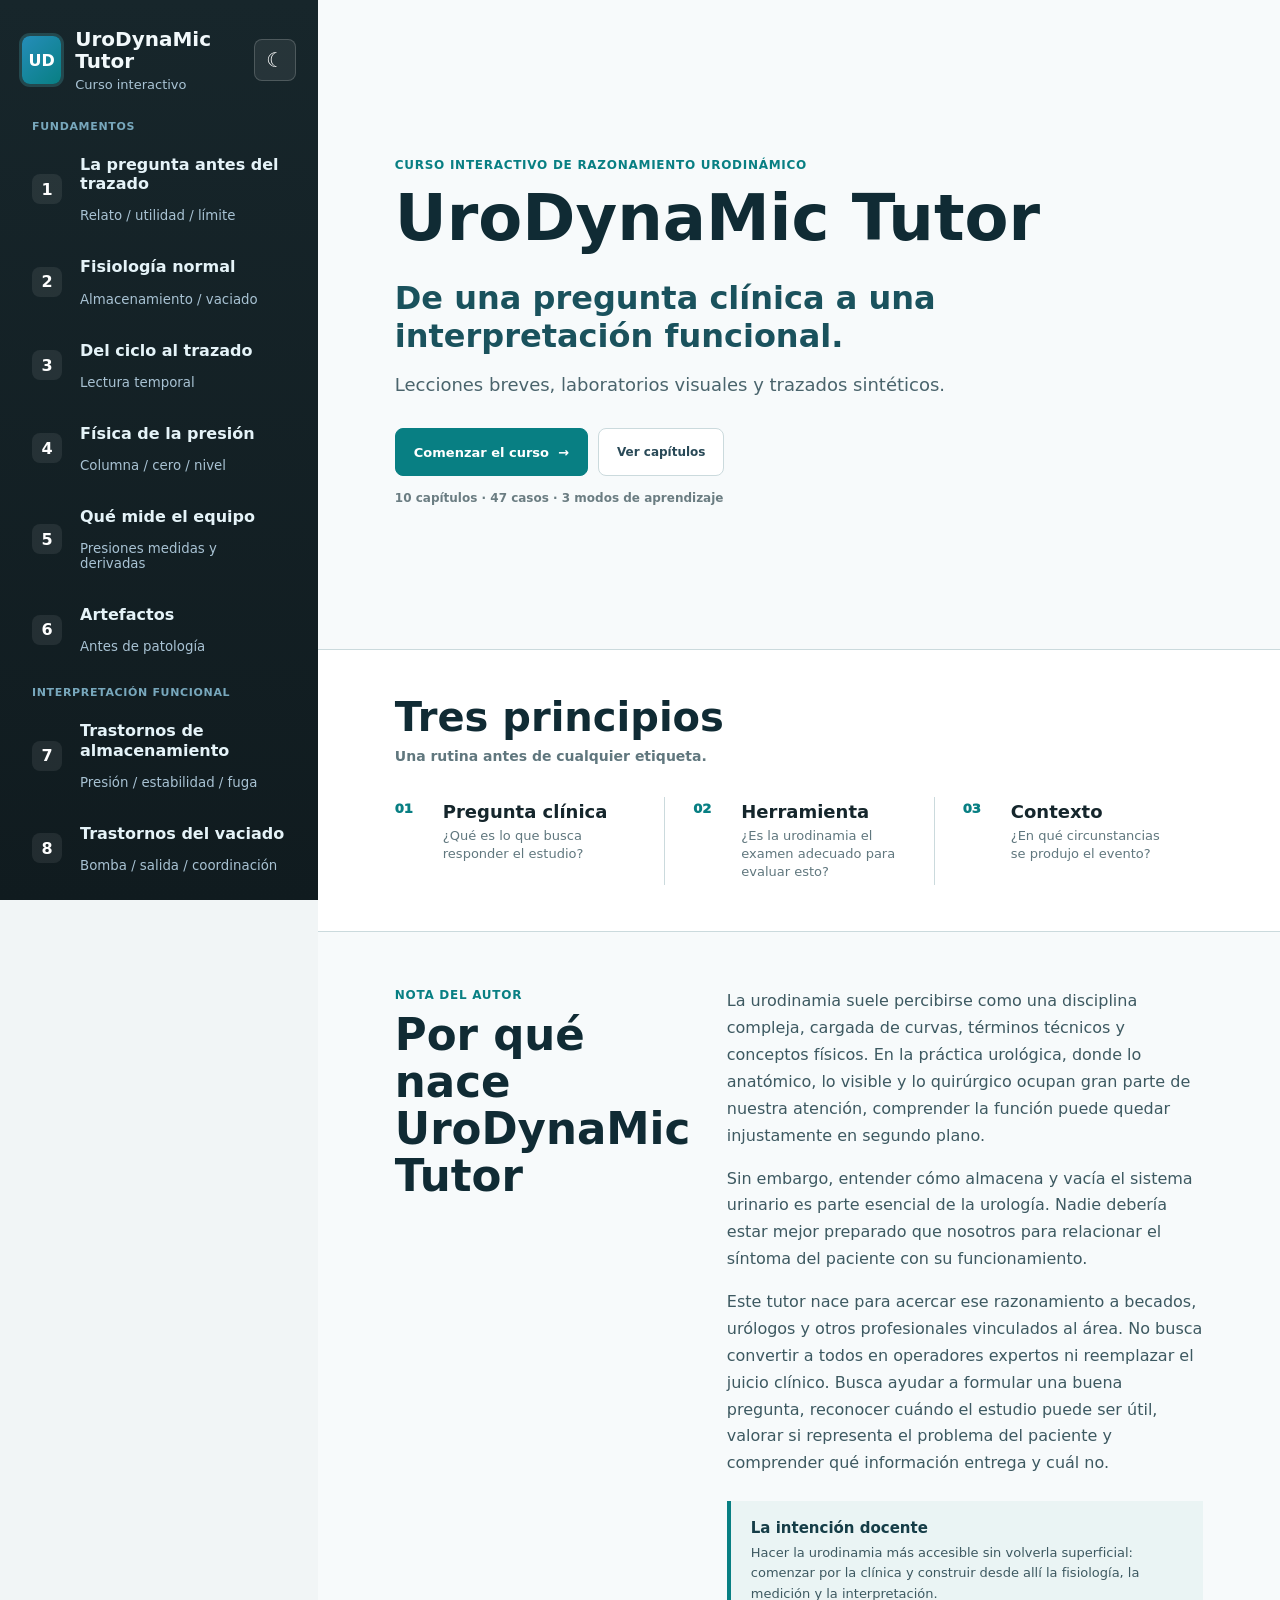
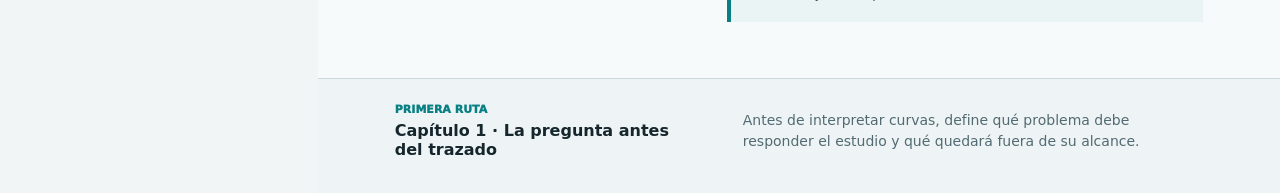
<file: index.html>
<!doctype html>
<html lang="es">
  <head>
    <meta charset="utf-8" />
    <meta name="viewport" content="width=device-width, initial-scale=1" />
    <meta name="description" content="Curso interactivo para aprender a razonar e interpretar trazados urodinámicos sintéticos." />
    <meta name="theme-color" content="#0d777b" />
    <title>UroDynaMic Tutor - Curso interactivo</title>
    <link rel="icon" href="data:," />
    <link rel="stylesheet" href="styles.css?v=20260928-learner-ui-hotfix" />
  </head>
  <body>
    <div class="app-shell">
      <aside class="side-rail" aria-label="Navegación del curso">
        <div class="side-rail-top">
          <button type="button" id="openCover" class="brand" aria-label="Ir a la portada del curso">
            <div class="brand-mark">UD</div>
            <div>
              <strong>UroDynaMic Tutor</strong>
              <p>Curso interactivo</p>
            </div>
          </button>
          <div class="side-rail-actions">
            <button
              type="button"
              id="themeToggle"
              class="theme-toggle"
              aria-pressed="false"
              title="Activar modo oscuro"
            >
              <span id="themeIcon" aria-hidden="true">☾</span>
              <span class="sr-only" id="themeLabel">Activar modo oscuro</span>
            </button>
            <button
              type="button"
              id="courseNavToggle"
              class="nav-toggle"
              aria-controls="courseMap"
              aria-expanded="false"
              title="Mostrar capítulos"
            >
              <span aria-hidden="true">≡</span>
              <span class="sr-only">Mostrar capítulos</span>
            </button>
          </div>
        </div>

        <nav class="course-map" id="courseMap" aria-label="Capítulos">
          <p class="course-section-label">Fundamentos</p>
          <button type="button" class="course-item active" data-chapter="thinking">
            <span>1</span>
            <strong>La pregunta antes del trazado</strong>
            <small>Relato / utilidad / límite</small>
          </button>
          <button type="button" class="course-item" data-chapter="physiology">
            <span>2</span>
            <strong>Fisiología normal</strong>
            <small>Almacenamiento / vaciado</small>
          </button>
          <button type="button" class="course-item" data-chapter="tracing">
            <span>3</span>
            <strong>Del ciclo al trazado</strong>
            <small>Lectura temporal</small>
          </button>
          <button type="button" class="course-item" data-chapter="pressurePhysics">
            <span>4</span>
            <strong>Física de la presión</strong>
            <small>Columna / cero / nivel</small>
          </button>
          <button type="button" class="course-item" data-chapter="instrument">
            <span>5</span>
            <strong>Qué mide el equipo</strong>
            <small>Presiones medidas y derivadas</small>
          </button>
          <button type="button" class="course-item" data-chapter="artifacts">
            <span>6</span>
            <strong>Artefactos</strong>
            <small>Antes de patología</small>
          </button>
          <p class="course-section-label">Interpretación funcional</p>
          <button type="button" class="course-item" data-chapter="storageDisorders">
            <span>7</span>
            <strong>Trastornos de almacenamiento</strong>
            <small>Presión / estabilidad / fuga</small>
          </button>
          <button type="button" class="course-item" data-chapter="voidingDisorders">
            <span>8</span>
            <strong>Trastornos del vaciado</strong>
            <small>Bomba / salida / coordinación</small>
          </button>
          <button type="button" class="course-item" data-chapter="coordinationDisorders">
            <span>9</span>
            <strong>Coordinación detrusor-salida</strong>
            <small>Tiempo / EMG / contexto</small>
          </button>
          <p class="course-section-label">Neuro-urología</p>
          <button type="button" class="course-item" data-chapter="neuroUrology">
            <span>10</span>
            <strong>Según el sitio de la lesión</strong>
            <small>Hipótesis / función / riesgo</small>
          </button>
          <p class="course-section-label">Recursos</p>
          <button type="button" class="course-item" data-view="assessment">
            <span>E</span>
            <strong>Evaluación del curso</strong>
            <small>Dominio global / caso final</small>
          </button>
          <a class="course-item sample-link" href="vision-clinica.html">
            <span>V</span>
            <strong>Visión clínica</strong>
            <small>Manifiesto docente</small>
          </a>
          <a class="course-item sample-link" href="case-capture-demo.html">
            <span>+</span>
            <strong>Caso interactivo 0</strong>
            <small>Práctica guiada</small>
          </a>
        </nav>

        <div class="educational-boundary">
          <strong>Uso educativo</strong>
          <p>Material docente. No usar para diagnóstico, informe clínico ni decisiones terapéuticas.</p>
        </div>
      </aside>

      <main class="main-stage">
        <section class="course-cover view-panel" id="courseCover" data-view-panel="cover">
          <div class="cover-hero">
            <div class="cover-copy">
              <p class="overline">Curso interactivo de razonamiento urodinámico</p>
              <h1>UroDynaMic Tutor</h1>
              <p class="cover-thesis">De una pregunta clínica a una interpretación funcional.</p>
              <p class="cover-summary">Lecciones breves, laboratorios visuales y trazados sintéticos.</p>
              <div class="cover-actions">
                <button type="button" id="startCourse" class="primary-action">
                  <span id="coverStartLabel">Comenzar el curso</span>
                  <span aria-hidden="true">→</span>
                </button>
                <button type="button" id="browseChapters" class="secondary-action">Ver capítulos</button>
              </div>
              <p class="cover-resume" id="coverResume">10 capítulos · 47 casos · 3 modos de aprendizaje</p>
            </div>

          </div>

          <section class="cover-principles" aria-label="Principios del curso">
            <header>
              <h2>Tres principios</h2>
              <p>Una rutina antes de cualquier etiqueta.</p>
            </header>
            <ol>
              <li><span>01</span><div><strong>Pregunta clínica</strong><p>¿Qué es lo que busca responder el estudio?</p></div></li>
              <li><span>02</span><div><strong>Herramienta</strong><p>¿Es la urodinamia el examen adecuado para evaluar esto?</p></div></li>
              <li><span>03</span><div><strong>Contexto</strong><p>¿En qué circunstancias se produjo el evento?</p></div></li>
            </ol>
          </section>

          <section class="cover-editorial" aria-labelledby="editorialTitle">
            <header>
              <p class="overline">Nota del autor</p>
              <h2 id="editorialTitle">Por qué nace UroDynaMic Tutor</h2>
            </header>
            <div class="cover-editorial-copy">
              <p>La urodinamia suele percibirse como una disciplina compleja, cargada de curvas, términos técnicos y conceptos físicos. En la práctica urológica, donde lo anatómico, lo visible y lo quirúrgico ocupan gran parte de nuestra atención, comprender la función puede quedar injustamente en segundo plano.</p>
              <p>Sin embargo, entender cómo almacena y vacía el sistema urinario es parte esencial de la urología. Nadie debería estar mejor preparado que nosotros para relacionar el síntoma del paciente con su funcionamiento.</p>
              <p>Este tutor nace para acercar ese razonamiento a becados, urólogos y otros profesionales vinculados al área. No busca convertir a todos en operadores expertos ni reemplazar el juicio clínico. Busca ayudar a formular una buena pregunta, reconocer cuándo el estudio puede ser útil, valorar si representa el problema del paciente y comprender qué información entrega y cuál no.</p>
            </div>
            <aside>
              <strong>La intención docente</strong>
              <p>Hacer la urodinamia más accesible sin volverla superficial: comenzar por la clínica y construir desde allí la fisiología, la medición y la interpretación.</p>
            </aside>
          </section>

          <section class="cover-next" aria-label="Inicio de la ruta docente">
            <div>
              <span>Primera ruta</span>
              <strong>Capítulo 1 · La pregunta antes del trazado</strong>
            </div>
            <p>Antes de interpretar curvas, define qué problema debe responder el estudio y qué quedará fuera de su alcance.</p>
          </section>
        </section>

        <header class="stage-header" id="stageHeader" hidden>
          <div>
            <p class="overline" id="stageBlock">Bloque I · Fundamentos antes de interpretar curvas</p>
            <h2 id="chapterTitle">La pregunta antes del trazado</h2>
          </div>
          <div class="progress-box" aria-label="Dominio de competencias">
            <span id="progressLabel" hidden></span>
            <small id="progressDetail">Lección 1 de 18</small>
            <div class="progress-track"><div id="progressFill"></div></div>
            <button type="button" id="resetProgress" class="small-action">Reiniciar ruta</button>
          </div>
        </header>

        <nav class="workspace-tabs" id="workspaceTabs" aria-label="Modo de aprendizaje" hidden>
          <button type="button" class="active" data-view="lesson" aria-pressed="true">
            <span>1</span>
            <div><strong>Lección</strong><small>Comprender la idea</small></div>
          </button>
          <button type="button" data-view="lab" aria-pressed="false">
            <span>2</span>
            <div><strong>Laboratorio</strong><small>Manipular el concepto</small></div>
          </button>
          <button type="button" data-view="questions" aria-pressed="false">
            <span>3</span>
            <div><strong>Preguntas</strong><small>Razonar con guía</small></div>
          </button>
          <button type="button" data-view="practice" aria-pressed="false">
            <span>4</span>
            <div><strong>Práctica</strong><small>Aplicarlo al trazado</small></div>
          </button>
        </nav>

        <div class="view-panel lesson-view" id="lessonView" data-view-panel="lesson" hidden>
          <section class="lesson-layout">
            <article class="lesson-panel" id="lessonPanel">
              <div class="chapter-opening-marker" id="chapterOpeningMarker" hidden>
                <span id="chapterNumberLarge">01</span>
                <p>Inicio del capítulo</p>
              </div>

              <div class="screen-toolbar">
                <div>
                  <p class="overline" id="screenKicker">Capítulo 1</p>
                  <h3 id="screenTitle">Qué intenta hacer una urodinamia</h3>
                </div>
              </div>

              <div class="key-idea">
                <span id="keyIdeaLabel">Idea clave</span>
                <strong id="keyIdea"></strong>
              </div>

              <p class="lesson-text" id="screenText"></p>

              <div class="lesson-prompt" id="lessonPrompt"></div>

              <details class="context-panel" id="contextPanel">
                <summary>
                  <span>Marco mental del capítulo</span>
                  <strong id="mentalModelTitle">Evaluación funcional controlada</strong>
                </summary>
                <div class="context-panel-body">
                  <p id="mentalModelText"></p>
                  <div class="compare-grid">
                    <div>
                      <span>No es</span>
                      <strong id="notThis">Una copia exacta de la micción diaria</strong>
                    </div>
                    <div>
                      <span>Sí es</span>
                      <strong id="isThis">Un examen funcional con pregunta</strong>
                    </div>
                  </div>
                </div>
              </details>

              <div class="lesson-footer">
                <div class="lesson-navigation" aria-label="Navegación entre lecciones">
                  <button type="button" id="prevScreen" class="icon-button" aria-label="Lección anterior" title="Lección anterior">‹</button>
                  <div class="screen-dots" id="screenDots" aria-label="Lecciones del capítulo"></div>
                  <button type="button" id="nextScreen" class="icon-button" aria-label="Lección siguiente" title="Lección siguiente">›</button>
                </div>
                <button type="button" id="openLab" class="primary-action">
                  Explorar concepto <span aria-hidden="true">→</span>
                </button>
              </div>
            </article>
          </section>
        </div>

        <section class="view-panel lab-workspace" data-view-panel="lab" hidden>
          <header class="lab-intro">
            <div>
              <p class="overline">Laboratorio del capítulo</p>
              <h3 id="labChapterTitle">De la pregunta a una conclusión prudente</h3>
            </div>
            <p id="labChapterDescription"></p>
          </header>
          <section class="visual-demo" id="visualDemo" aria-label="Laboratorio visual interactivo"></section>
          <div class="lab-actions">
            <button type="button" id="openQuestions" class="primary-action">
              Continuar a preguntas guiadas <span aria-hidden="true">→</span>
            </button>
          </div>
        </section>

        <section class="view-panel questions-workspace" data-view-panel="questions" hidden>
          <header class="lab-intro">
            <div>
              <p class="overline">Preguntas guiadas del capítulo</p>
              <h3>Explica tu razonamiento antes de interpretar el trazado</h3>
            </div>
            <p>Usa los datos disponibles, justifica tu lectura y reconoce sus límites.</p>
          </header>
          <section class="challenge-lab" id="challengeLab" aria-label="Preguntas interactivas guiadas"></section>
          <div class="lab-actions">
            <button type="button" id="openPractice" class="primary-action">
              Aplicar en un trazado <span aria-hidden="true">→</span>
            </button>
          </div>
        </section>

        <div class="view-panel practice-view" data-view-panel="practice" hidden>
          <section class="reading-routine" aria-label="Rutina docente de lectura">
            <div>
              <p class="overline">Modo maestro</p>
              <h3>Rutina de lectura antes de poner etiquetas</h3>
            </div>
            <ol id="routineSteps" class="routine-steps"></ol>
            <div class="routine-focus" id="routineFocus" aria-live="polite"></div>
          </section>

          <section class="interactive-zone">
            <article class="trace-lab">
              <div class="trace-header">
                <div>
                  <p class="overline" id="practiceChapterLabel">Práctica del capítulo</p>
                  <h3 id="traceTitle">La curva no se interpreta sola</h3>
                </div>
                <div class="scenario-tabs" id="scenarioTabs" role="tablist" aria-label="Trazados de este capítulo"></div>
              </div>

              <section class="trace-challenge" id="traceChallenge" aria-label="Reto de localización sobre el trazado">
                <div class="trace-challenge-copy">
                  <p class="overline">Reto de localización</p>
                  <strong id="traceChallengePrompt">Encuentra el evento antes de ver la guía.</strong>
                  <p id="traceChallengeInstructions">Activa el reto y marca directamente sobre el trazado.</p>
                </div>
                <div class="trace-challenge-actions">
                  <button type="button" id="startTraceChallenge" class="secondary-action">Iniciar reto</button>
                  <button type="button" id="noFocalEvent" class="secondary-action" hidden>No hay evento focal</button>
                  <button type="button" id="resetTraceChallenge" class="secondary-action" hidden>Reintentar</button>
                </div>
                <div class="trace-challenge-feedback" id="traceChallengeFeedback" aria-live="polite">
                  La guía permanece visible hasta que inicies el reto.
                </div>
              </section>

              <div class="trace-toolbar">
                <label><input type="checkbox" data-layer="pves" checked /> Vesical (Pves)</label>
                <label><input type="checkbox" data-layer="pabd" checked /> Abdominal (Pabd)</label>
                <label><input type="checkbox" data-layer="pdet" checked /> Detrusoriana (Pdet)</label>
                <label><input type="checkbox" data-layer="flow" checked /> Flujo</label>
                <label id="emgLayerControl" hidden><input type="checkbox" data-layer="emg" checked /> EMG</label>
                <label><input type="checkbox" data-layer="events" checked /> Eventos</label>
              </div>

              <div
                class="trace-focus-toolbar"
                id="traceFocusControls"
                role="group"
                aria-label="Enfocar una señal del trazado"
              ></div>

              <div class="trace-event-card" id="traceEventCard"></div>

              <div class="trace-canvas">
                <svg id="traceSvg" viewBox="0 0 1060 470" role="img" tabindex="0" aria-label="Trazado urodinámico docente sintético"></svg>
              </div>

              <div class="trace-inspection" aria-label="Inspector del trazado">
                <label class="trace-scrubber" for="traceScrubber">
                  <span>Recorrer trazado</span>
                  <input id="traceScrubber" type="range" min="0" max="100" value="12" />
                </label>
                <div class="trace-inspector" id="traceInspector" aria-live="polite"></div>
              </div>

              <details class="trace-accessibility">
                <summary>Descripción y tabla accesible del trazado</summary>
                <p id="traceTextSummary"></p>
                <div class="trace-table-wrap">
                  <table>
                    <thead>
                      <tr>
                        <th scope="col">Tiempo</th>
                        <th scope="col">Pves (rel.)</th>
                        <th scope="col">Pabd (rel.)</th>
                        <th scope="col">Pdet (rel.)</th>
                        <th scope="col">Flujo (rel.)</th>
                        <th scope="col">Evento</th>
                      </tr>
                    </thead>
                    <tbody id="traceDataTable"></tbody>
                  </table>
                </div>
              </details>

            </article>

            <article class="coach-panel">
              <p class="overline">Tutor</p>
              <div class="reasoning-step-badge" id="coachStep" aria-live="polite"></div>
              <h3 id="coachQuestion">Antes de interpretar una curva, ¿qué pregunta falta?</h3>
              <div class="answer-grid" id="answerGrid"></div>
              <div class="coach-feedback" id="coachFeedback">Elige una respuesta. El tutor busca razonamiento, no etiquetas.</div>
            </article>
          </section>
          <div class="lab-actions practice-actions">
            <button type="button" id="continueChapter" class="primary-action">
              Continuar al capítulo siguiente <span aria-hidden="true">→</span>
            </button>
          </div>
        </div>

        <section class="view-panel assessment-workspace" id="assessmentView" data-view-panel="assessment" hidden>
          <header class="assessment-intro">
            <div>
              <p class="overline">Centro de dominio</p>
              <h3>Demostrar razonamiento, no solo completar pantallas</h3>
            </div>
            <p>Pretest, postest, caso final y constructor de informe utilizan la misma matriz de ocho competencias.</p>
          </header>

          <section class="mastery-overview" aria-label="Dominio por competencia">
            <div class="mastery-summary" id="masterySummary"></div>
            <div class="competency-grid" id="competencyGrid"></div>
          </section>

          <nav class="assessment-tabs" aria-label="Secciones de evaluación">
            <button type="button" data-assessment-section="overview">Resumen</button>
            <button type="button" data-assessment-section="pretest">Pretest</button>
            <button type="button" data-assessment-section="posttest">Postest</button>
            <button type="button" data-assessment-section="capstone">Caso final</button>
            <button type="button" data-assessment-section="report">Informe razonado</button>
            <button type="button" data-assessment-section="governance">Gobernanza</button>
            <button type="button" data-assessment-section="instructor">Modo docente</button>
          </nav>

          <section class="assessment-content" id="assessmentContent" aria-live="polite"></section>
        </section>
      </main>
    </div>

    <script src="course-content.js?v=20260815-pilot-flow-v1"></script>
    <script src="practice-data.js?v=20260815-pilot-flow-v1"></script>
    <script src="lab-data.js?v=20260815-pilot-flow-v1"></script>
    <script src="challenge-data.js?v=20260815-pilot-flow-v1"></script>
    <script src="competency-model.js?v=20260815-pilot-flow-v1"></script>
    <script src="assessment-engine.js?v=20260815-pilot-flow-v1"></script>
    <script src="assessment-ui.js?v=20260928-learner-ui-hotfix"></script>
    <script src="app.js?v=20260928-learner-ui-hotfix"></script>
  </body>
</html>
</file>
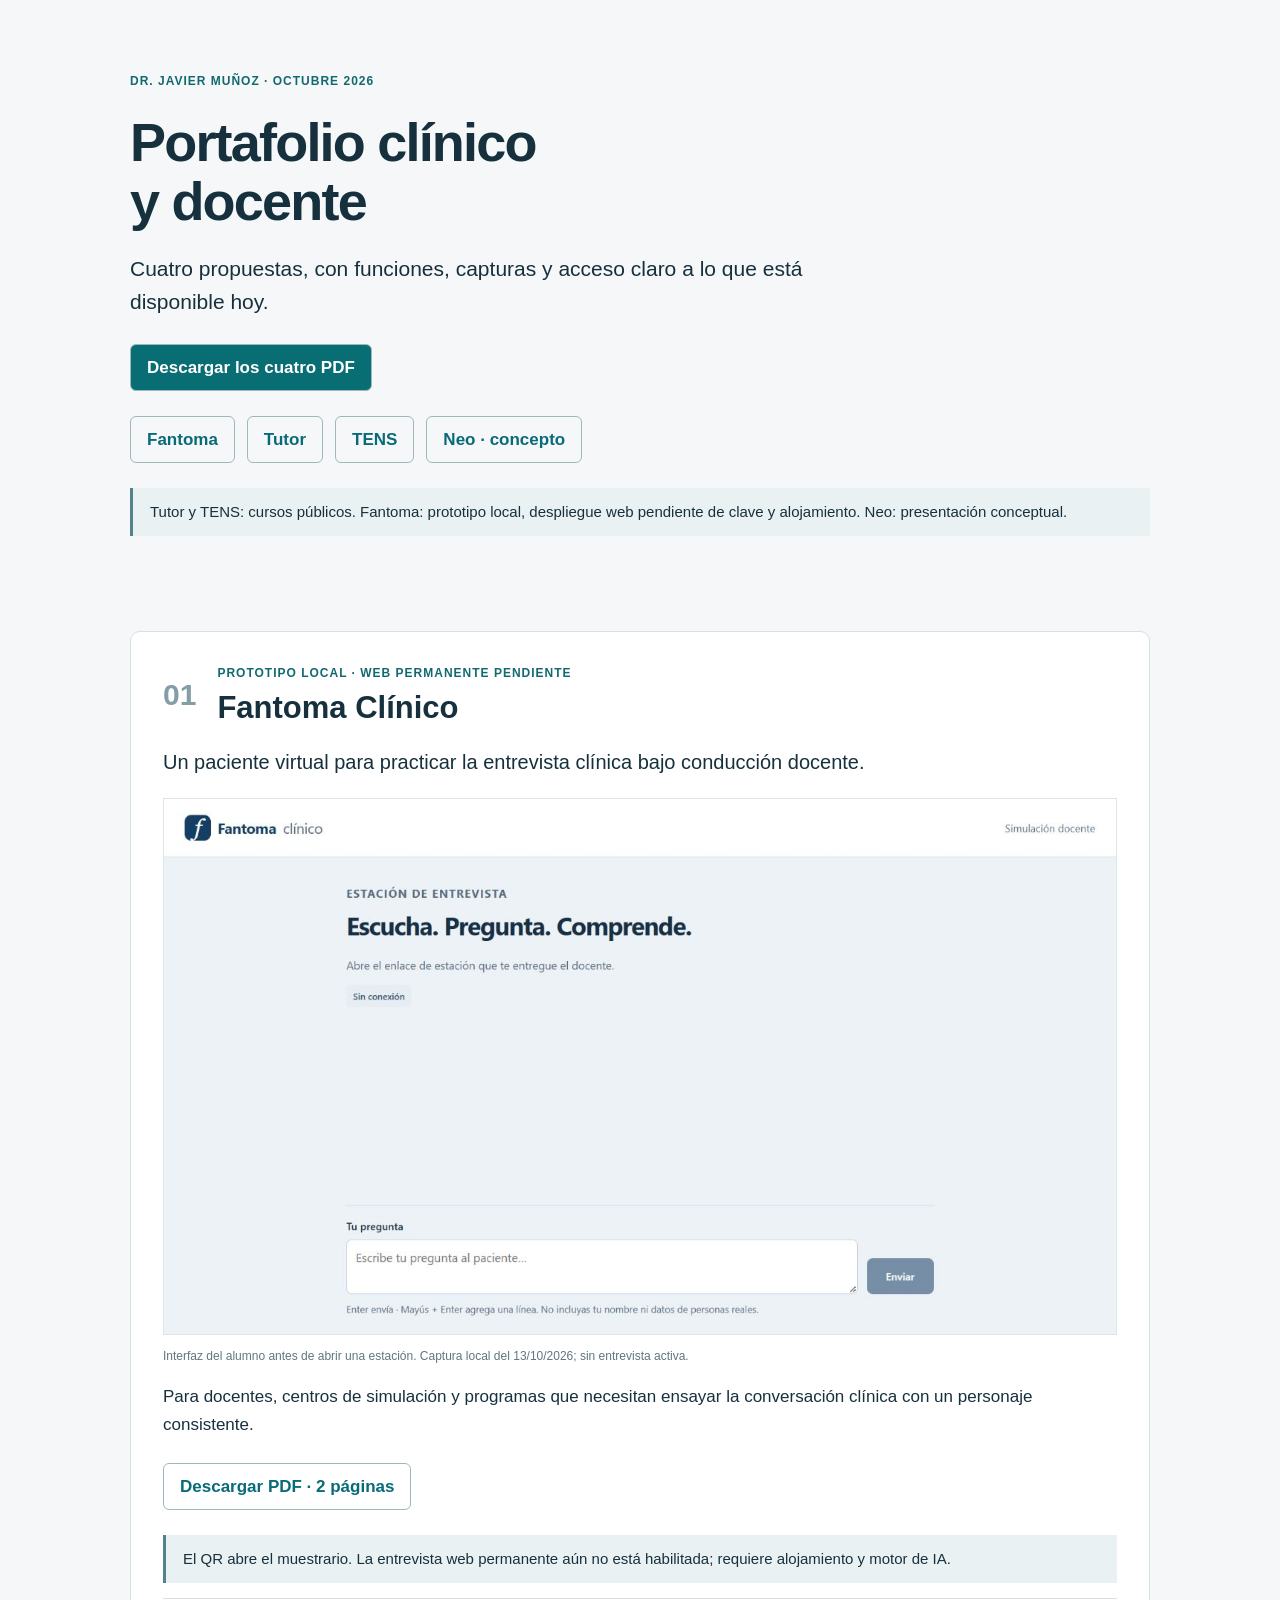
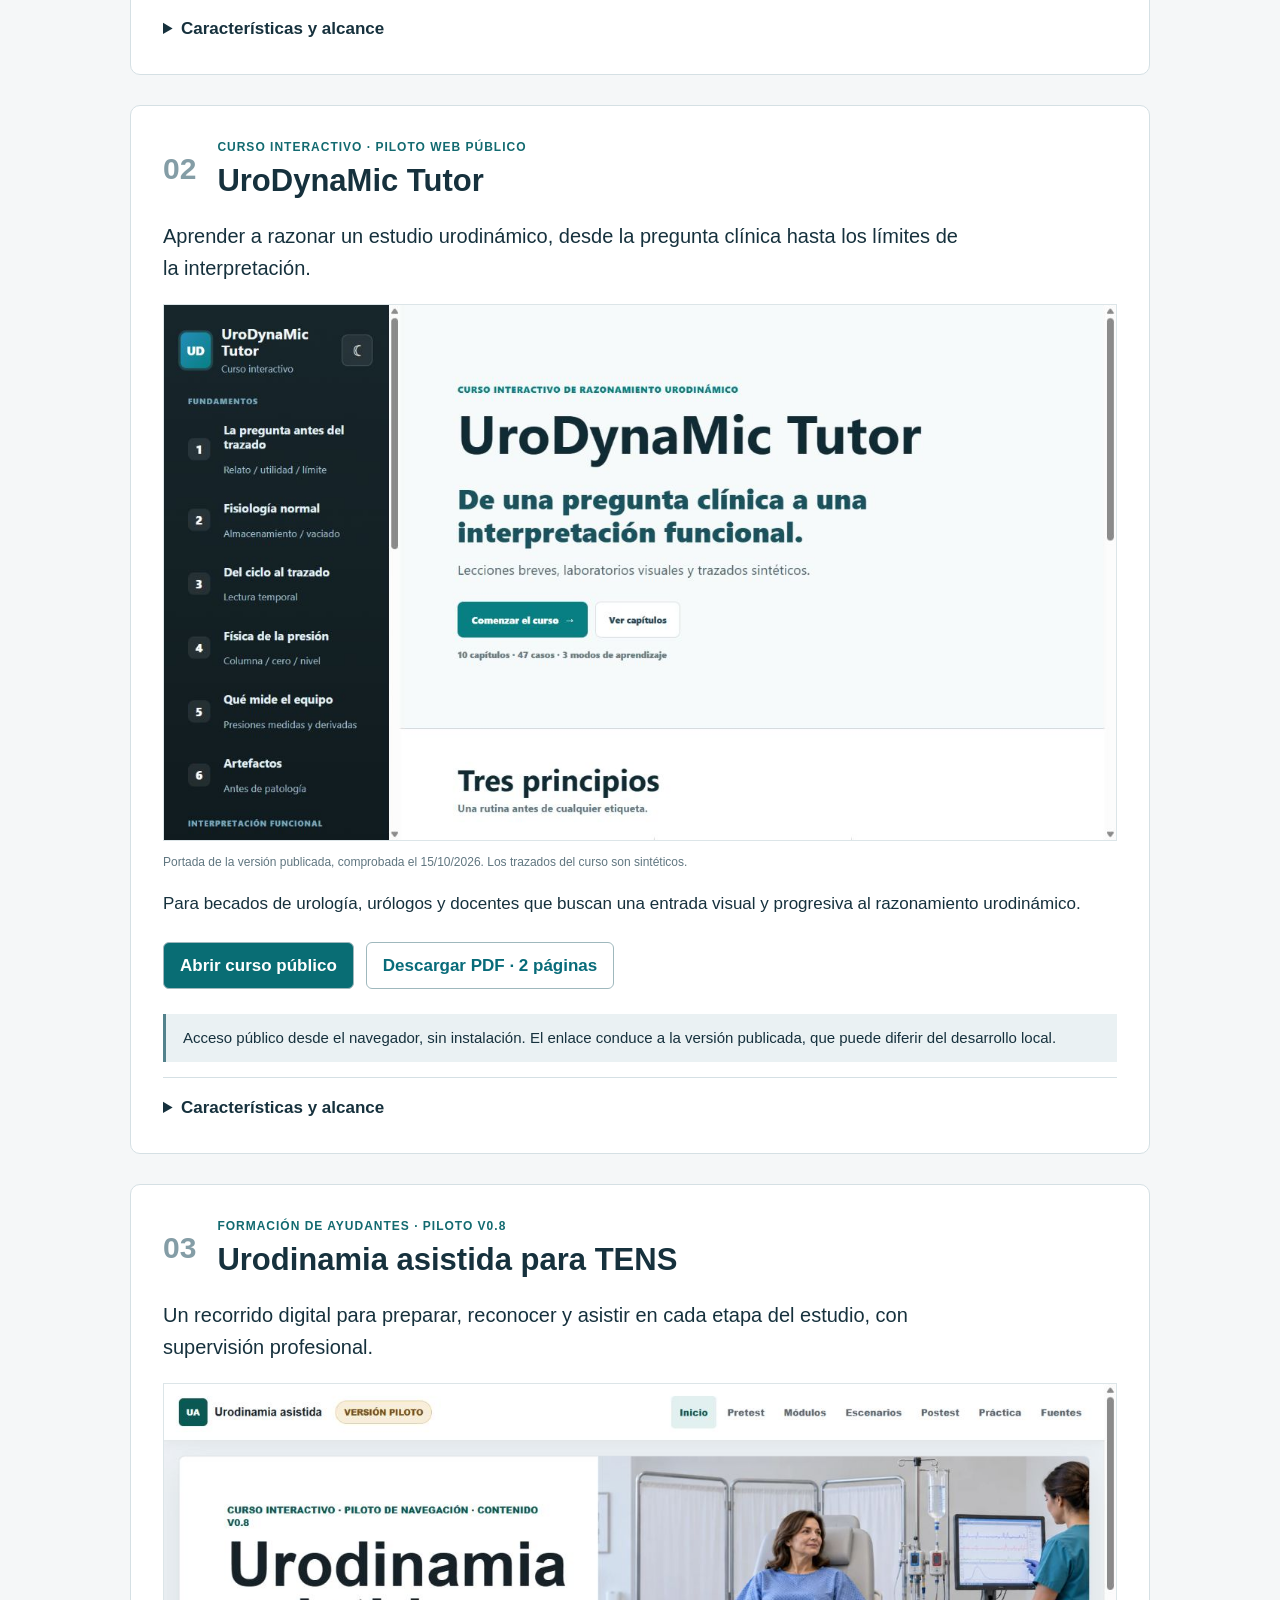
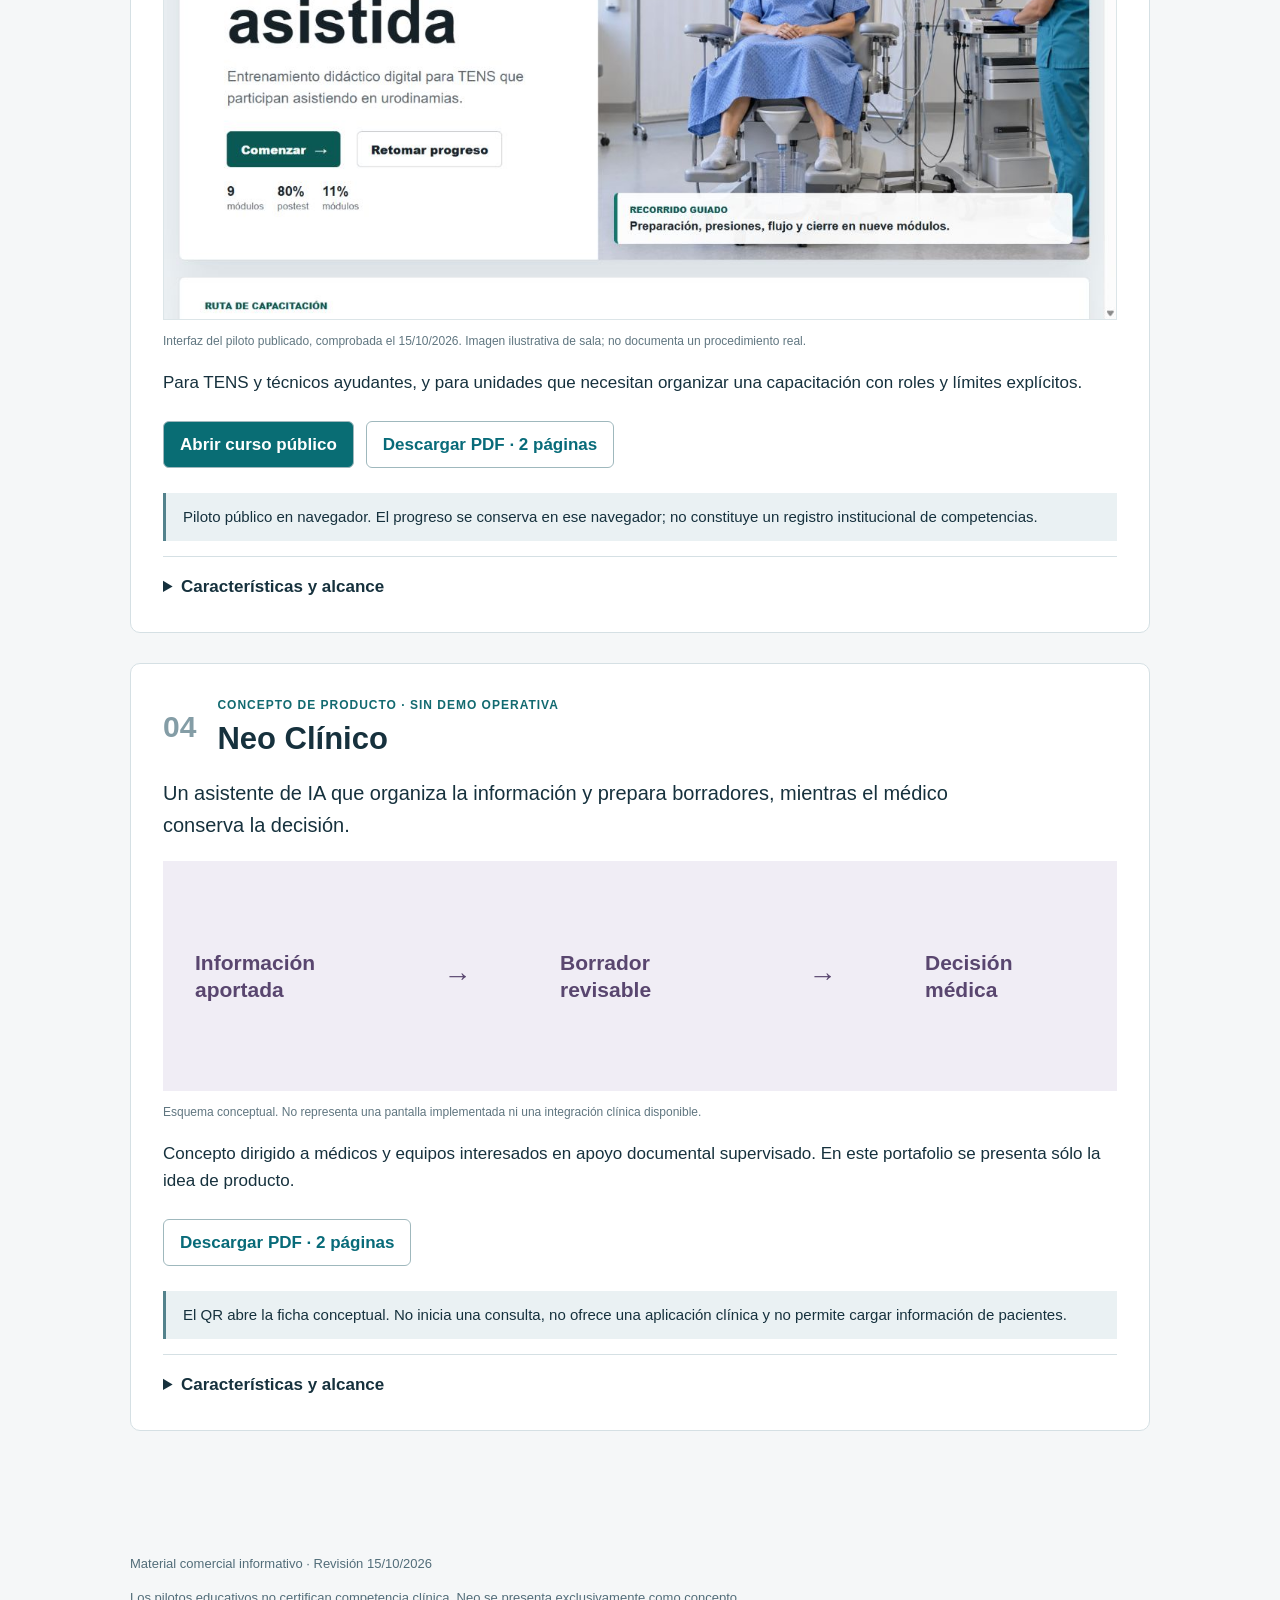
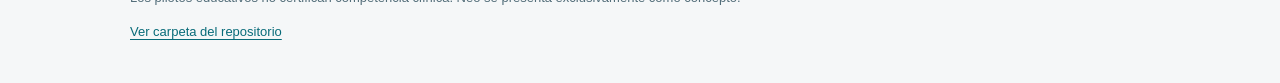
<file: portafolio/index.html>
<!doctype html><html lang="es"><head><meta charset="utf-8"><meta name="viewport" content="width=device-width, initial-scale=1"><title>Portafolio clínico y docente | Javier Muñoz</title><meta name="description" content="Cuatro fichas para conocer Fantoma Clínico, UroDynaMic Tutor, Urodinamia asistida para TENS y el concepto Neo Clínico."><link rel="stylesheet" href="style.css"></head><body><header><p class="eyebrow">DR. JAVIER MUÑOZ · OCTUBRE 2026</p><h1>Portafolio clínico<br>y docente</h1><p class="intro">Cuatro propuestas, con funciones, capturas y acceso claro a lo que está disponible hoy.</p><div class="actions"><a class="primary" href="Muestrario_Clinico_Docente.zip">Descargar los cuatro PDF</a></div><nav aria-label="Productos"><a href="#fantoma">Fantoma</a><a href="#tutor">Tutor</a><a href="#tens">TENS</a><a href="#neo">Neo · concepto</a></nav><p class="note">Tutor y TENS: cursos públicos. Fantoma: prototipo local, despliegue web pendiente de clave y alojamiento. Neo: presentación conceptual.</p></header><main><article id="fantoma"><div class="heading"><span class="number">01</span><div><p class="tag">PROTOTIPO LOCAL · WEB PERMANENTE PENDIENTE</p><h2>Fantoma Clínico</h2></div></div><p class="lead">Un paciente virtual para practicar la entrevista clínica bajo conducción docente.</p><img class="screen" src="images/fantoma-alumno.png" alt="Interfaz del alumno antes de abrir una estación. Captura local del 13/10/2026; sin entrevista activa." loading="lazy"><p class="caption">Interfaz del alumno antes de abrir una estación. Captura local del 13/10/2026; sin entrevista activa.</p><p>Para docentes, centros de simulación y programas que necesitan ensayar la conversación clínica con un personaje consistente.</p><div class="actions"><a href="pdf/01_Fantoma_Clinico.pdf">Descargar PDF · 2 páginas</a></div><p class="access">El QR abre el muestrario. La entrevista web permanente aún no está habilitada; requiere alojamiento y motor de IA.</p><details><summary>Características y alcance</summary><ul><li><b>Banco y búsqueda</b><span>Catálogo de once personajes, búsqueda por paciente o caso y filtro de candidatos vinculables a Tutor. El banco se mantiene fuera del material público.</span></li><li><b>Preparación docente</b><span>Ficha, vacíos del caso y previsualización de la información que recibirá el modelo. La estación requiere revisión docente explícita.</span></li><li><b>Dos vistas</b><span>El docente ve la preparación y los controles; el alumno recibe la consigna y el intercambio con el paciente, sin la ficha docente.</span></li><li><b>Respuesta en personaje</b><span>Instrucciones para lenguaje cotidiano, conservar el rol y expresar incertidumbre sin aludir a bases de datos ni inventar información faltante.</span></li><li><b>Control de la estación</b><span>Iniciar, pausar, reanudar y finalizar. Abrir otra estación cierra la anterior y descarta respuestas que sigan en curso.</span></li><li><b>Revisión posterior</b><span>Exportación manual de mensajes completados e incidencias en JSON. El docente conduce la devolución; no hay calificación automática.</span></li><li><b>Sesiones independientes</b><span>Una estación activa por vez. Hasta 50 estaciones y 30 preguntas por estación en memoria; reiniciar elimina registros y revoca enlaces.</span></li><li><b>Motor actual y evolución</b><span>La versión local utiliza LM Studio. Voz integrada, varios alumnos en red, rúbricas, estudios dinámicos y conexión con Tutor están pendientes.</span></li></ul><p><b>Estado.</b> Puede mostrarse la interfaz local y ensayarse una entrevista con el motor disponible. El despliegue permanente solicitado necesita un motor de IA accesible por internet y controles de acceso propios.</p><p><b>Límite.</b> Uso docente. No demuestra fidelidad clínica, equivalencia entre alumnos ni competencia profesional. La calidad de las respuestas requiere revisión supervisada; las pruebas técnicas no equivalen a validación clínica.</p><p class="caption">Fuente: README y código de Fantoma Clínico, revisión 15/10/2026. Captura: 13/10/2026.</p></details></article><article id="tutor"><div class="heading"><span class="number">02</span><div><p class="tag">CURSO INTERACTIVO · PILOTO WEB PÚBLICO</p><h2>UroDynaMic Tutor</h2></div></div><p class="lead">Aprender a razonar un estudio urodinámico, desde la pregunta clínica hasta los límites de la interpretación.</p><img class="screen" src="images/tutor-portada.png" alt="Portada de la versión publicada, comprobada el 15/10/2026. Los trazados del curso son sintéticos." loading="lazy"><p class="caption">Portada de la versión publicada, comprobada el 15/10/2026. Los trazados del curso son sintéticos.</p><p>Para becados de urología, urólogos y docentes que buscan una entrada visual y progresiva al razonamiento urodinámico.</p><div class="actions"><a class="primary" href="https://drjavier-cmd.github.io/urodynamic-tutor-demo/">Abrir curso público</a><a href="pdf/02_UroDynaMic_Tutor.pdf">Descargar PDF · 2 páginas</a></div><p class="access">Acceso público desde el navegador, sin instalación. El enlace conduce a la versión publicada, que puede diferir del desarrollo local.</p><details><summary>Características y alcance</summary><ul><li><b>Fundamentos en seis capítulos</b><span>Pregunta clínica, fisiología normal, ciclo y trazado, física de la presión, medición del equipo y artefactos.</span></li><li><b>Interpretación y neuro-urología</b><span>Capítulos de almacenamiento, vaciado, coordinación detrusor-salida y razonamiento según el sitio de la lesión.</span></li><li><b>Ruta por capítulo</b><span>Lección, Laboratorio, Preguntas y Práctica. Pantallas breves, preguntas guía y navegación progresiva entre actividades.</span></li><li><b>Laboratorios visuales</b><span>Comparación de señales y patrones, controles de conceptos físicos y exploración temporal de eventos. Enfoque en calidad antes de interpretar.</span></li><li><b>Práctica con trazados sintéticos</b><span>Cuarenta y siete casos educativos básicos e intermedios. Inspector, preguntas con retroalimentación y controles para reiniciar respuestas.</span></li><li><b>Una rutina explícita</b><span>Pregunta, fase, calidad, señal, evento, inferencia, límite y respuesta. Busca hacer visible cómo se construye una conclusión proporcional.</span></li><li><b>Evaluación del razonamiento</b><span>Pretest, postest y caso integrador; seguimiento de competencias y progreso guardado en el navegador. La revisión humana sigue siendo necesaria.</span></li><li><b>Recursos y accesibilidad</b><span>Visión clínica, caso interactivo inicial, modo claro/oscuro y apoyo textual a señales y trazados. No depende exclusivamente del color.</span></li></ul><p><b>Estado.</b> Piloto público navegable. Puede presentarse a programas de formación para revisar contenido y usabilidad. La institucionalización requiere revisión científica y acuerdo de implementación.</p><p><b>Límite.</b> Curso educativo: no analiza estudios reales, no entrega diagnósticos ni tratamiento, y no produce un informe clínico validado. Completar actividades no acredita competencia clínica observada.</p><p class="caption">Fuentes: curso publicado y README canónico; revisión de interfaz y funciones el 15/10/2026.</p></details></article><article id="tens"><div class="heading"><span class="number">03</span><div><p class="tag">FORMACIÓN DE AYUDANTES · PILOTO V0.8</p><h2>Urodinamia asistida para TENS</h2></div></div><p class="lead">Un recorrido digital para preparar, reconocer y asistir en cada etapa del estudio, con supervisión profesional.</p><img class="screen" src="images/tens-portada.png" alt="Interfaz del piloto publicado, comprobada el 15/10/2026. Imagen ilustrativa de sala; no documenta un procedimiento real." loading="lazy"><p class="caption">Interfaz del piloto publicado, comprobada el 15/10/2026. Imagen ilustrativa de sala; no documenta un procedimiento real.</p><p>Para TENS y técnicos ayudantes, y para unidades que necesitan organizar una capacitación con roles y límites explícitos.</p><div class="actions"><a class="primary" href="https://drjavier-cmd.github.io/urodinamia-asistida-tens/">Abrir curso público</a><a href="pdf/03_Urodinamia_Asistida_TENS.pdf">Descargar PDF · 2 páginas</a></div><p class="access">Piloto público en navegador. El progreso se conserva en ese navegador; no constituye un registro institucional de competencias.</p><details><summary>Características y alcance</summary><ul><li><b>Inicio y conceptos técnicos</b><span>Módulos 1 a 3: qué es la urodinamia, qué mide el equipo y preparación de sala, equipo y materiales.</span></li><li><b>Preparación del procedimiento</b><span>Módulos 4 a 6: uroflujometría libre, residuo y traslado del uroflujómetro, asistencia en instalación y fijación.</span></li><li><b>Registro y cierre</b><span>Módulos 7 a 9: posición, conexión, nivelación y cero; asistencia al llenado; registro del vaciado y cierre del estudio.</span></li><li><b>Pretest y evaluación formativa</b><span>Línea de base, preguntas por módulo y continuidad del avance. Los módulos están disponibles para consulta con una secuencia recomendada.</span></li><li><b>Escenarios técnicos</b><span>Actividades orientadas a reconocer problemas, comunicar y escalar al profesional responsable, dentro del alcance del ayudante.</span></li><li><b>Postest con preguntas críticas</b><span>Umbral interno de 80% junto con criterios críticos independientes. Aprobar conocimiento teórico no equivale a demostrar una habilidad práctica.</span></li><li><b>Práctica supervisada</b><span>Checklist y ruta de observación por un supervisor. La práctica, la firma y la autorización institucional son etapas distintas de completar la web.</span></li><li><b>Roles y recursos</b><span>Matriz para TENS, profesional responsable y docente/supervisor; fuentes técnicas y ayudas visuales. Su aplicación depende del protocolo local.</span></li></ul><p><b>Estado.</b> Piloto público para demostrar navegación y revisar comprensión. Antes de uso institucional deben acordarse higiene, criterios de suspensión, manual del equipo y protocolo local.</p><p><b>Límite.</b> No autoriza maniobras invasivas autónomas, interpretación de curvas ni diagnóstico. La plataforma no verifica identidad ni certifica competencia práctica o habilitación institucional.</p><p class="caption">Fuentes: piloto publicado, índice y README de Urodinamia asistida para TENS; revisión 15/10/2026.</p></details></article><article id="neo"><div class="heading"><span class="number">04</span><div><p class="tag">CONCEPTO DE PRODUCTO · SIN DEMO OPERATIVA</p><h2>Neo Clínico</h2></div></div><p class="lead">Un asistente de IA que organiza la información y prepara borradores, mientras el médico conserva la decisión.</p><div class="concept"><b>Información aportada</b><span>→</span><b>Borrador revisable</b><span>→</span><b>Decisión médica</b></div><p class="caption">Esquema conceptual. No representa una pantalla implementada ni una integración clínica disponible.</p><p>Concepto dirigido a médicos y equipos interesados en apoyo documental supervisado. En este portafolio se presenta sólo la idea de producto.</p><div class="actions"><a href="pdf/04_Neo_Clinico_Concepto.pdf">Descargar PDF · 2 páginas</a></div><p class="access">El QR abre la ficha conceptual. No inicia una consulta, no ofrece una aplicación clínica y no permite cargar información de pacientes.</p><details><summary>Características y alcance</summary><ul><li><b>Organización de la información</b><span>Concepto: ordenar notas o transcripciones aportadas por el médico y conservar la relación con su fuente, sin completar silenciosamente vacíos.</span></li><li><b>Hechos y razonamiento separados</b><span>Concepto: distinguir lo referido, observado, medido y documentado de inferencias, hipótesis, alternativas y pendientes de revisión.</span></li><li><b>Borradores revisables</b><span>Concepto: preparar resúmenes e informes provisionales con campos y dudas visibles, para revisión, corrección y aprobación del médico.</span></li><li><b>Control de la participación</b><span>Principio: el médico conduce. Una futura interfaz de voz debe permanecer silenciosa hasta recibir una invocación y permitir detener la respuesta.</span></li><li><b>Apoyo a evidencia y educación</b><span>Concepto: ayudar a organizar revisiones de evidencia y explicaciones para el paciente, con fuentes y aprobación del profesional.</span></li><li><b>Desidentificación desde el inicio</b><span>Principio: usar códigos de caso y minimizar datos identificables. No se promete anonimización irreversible ni protección técnica no verificada.</span></li><li><b>Interoperabilidad por definir</b><span>Una futura conexión con registros, sistemas institucionales o motores de IA requiere acuerdos técnicos y autorización; no se presenta como instalada.</span></li><li><b>Desarrollo por validar</b><span>Hay documentación y prototipos técnicos separados. No se presentan como una plataforma unificada, validada ni lista para atención clínica.</span></li></ul><p><b>Estado.</b> Material para conversar sobre necesidades y un eventual piloto de desarrollo. Alcance funcional, proveedor de IA, alojamiento, gobernanza, costo y métricas deben definirse antes de ofrecer una implementación.</p><p><b>Límite.</b> No sustituye juicio clínico, no decide diagnósticos ni tratamientos, no firma y no actúa ante terceros de forma autónoma. Esta ficha no ofrece disponibilidad, seguridad certificada ni resultados clínicos demostrados.</p><p class="caption">Fuentes: constitución y README de Neo; inventario técnico 11/10/2026. Alcance conceptual indicado por Javier el 15/10/2026.</p></details></article></main><footer><p>Material comercial informativo · Revisión 15/10/2026</p><p>Los pilotos educativos no certifican competencia clínica. Neo se presenta exclusivamente como concepto.</p><a href="https://github.com/Drjavier-cmd/urodynamic-tutor-demo/tree/main/portafolio">Ver carpeta del repositorio</a></footer></body></html>
</file>
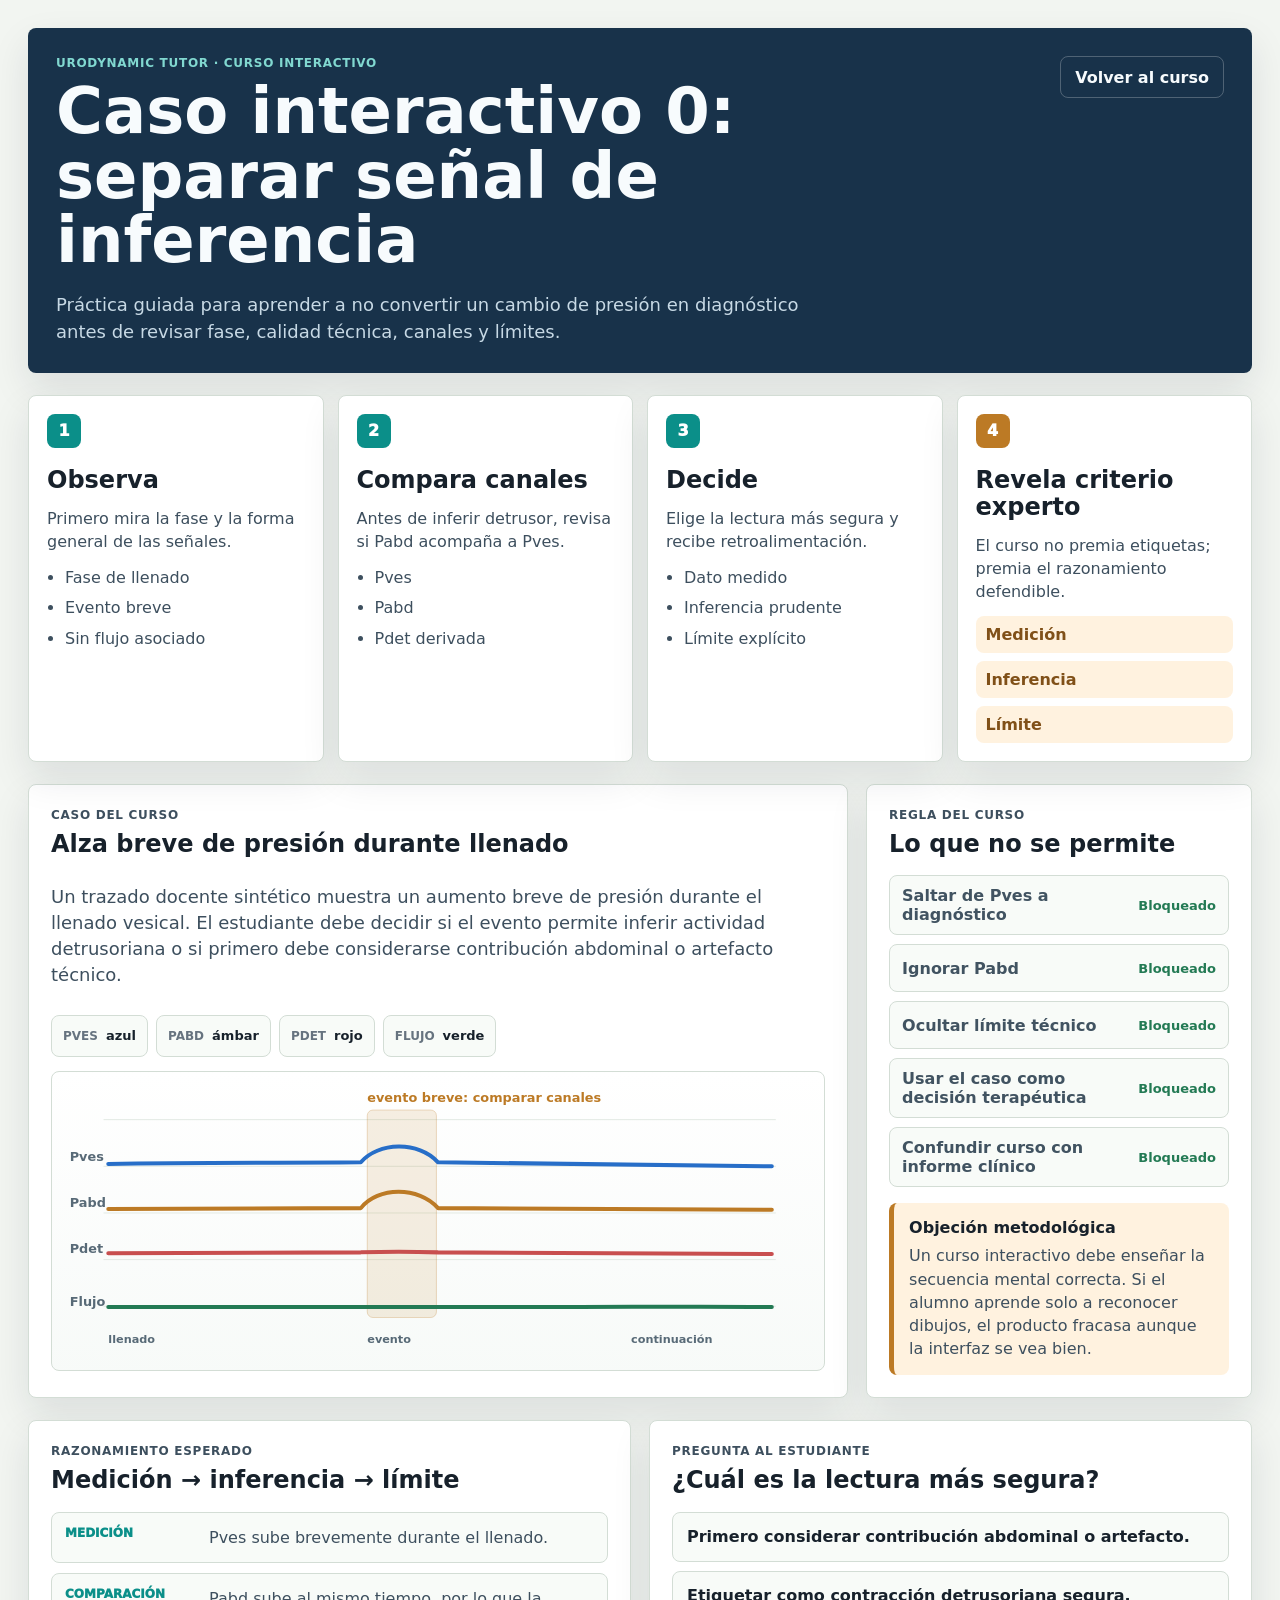
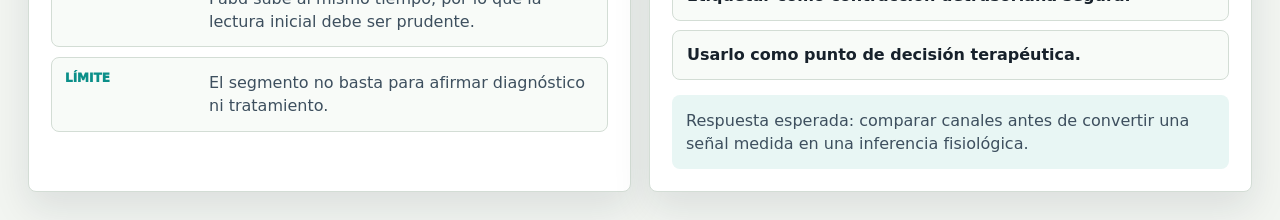
<file: case-capture-demo.html>
<!doctype html>
<html lang="es">
  <head>
    <meta charset="utf-8" />
    <meta name="viewport" content="width=device-width, initial-scale=1" />
    <title>Caso interactivo 0 - UroDynaMic Tutor</title>
    <link rel="stylesheet" href="case-capture-demo.css" />
  </head>
  <body>
    <main class="capture-shell">
      <header class="capture-header">
        <div>
          <p class="eyebrow">UroDynaMic Tutor · curso interactivo</p>
          <h1>Caso interactivo 0: separar señal de inferencia</h1>
          <p class="header-copy">
            Práctica guiada para aprender a no convertir un cambio de presión en diagnóstico antes de revisar fase,
            calidad técnica, canales y límites.
          </p>
        </div>
        <a class="back-link" href="index.html">Volver al curso</a>
      </header>

      <section class="workflow-strip" aria-label="Secuencia del caso interactivo">
        <article class="workflow-step">
          <span>1</span>
          <h2>Observa</h2>
          <p>Primero mira la fase y la forma general de las señales.</p>
          <ul>
            <li>Fase de llenado</li>
            <li>Evento breve</li>
            <li>Sin flujo asociado</li>
          </ul>
        </article>

        <article class="workflow-step">
          <span>2</span>
          <h2>Compara canales</h2>
          <p>Antes de inferir detrusor, revisa si Pabd acompaña a Pves.</p>
          <ul>
            <li>Pves</li>
            <li>Pabd</li>
            <li>Pdet derivada</li>
          </ul>
        </article>

        <article class="workflow-step">
          <span>3</span>
          <h2>Decide</h2>
          <p>Elige la lectura más segura y recibe retroalimentación.</p>
          <ul>
            <li>Dato medido</li>
            <li>Inferencia prudente</li>
            <li>Límite explícito</li>
          </ul>
        </article>

        <article class="workflow-step review">
          <span>4</span>
          <h2>Revela criterio experto</h2>
          <p>El curso no premia etiquetas; premia el razonamiento defendible.</p>
          <div class="status-list">
            <strong>Medición</strong>
            <strong>Inferencia</strong>
            <strong>Límite</strong>
          </div>
        </article>
      </section>

      <section class="case-layout">
        <article class="case-panel primary-panel">
          <div class="panel-heading">
            <p class="eyebrow">Caso del curso</p>
            <h2>Alza breve de presión durante llenado</h2>
          </div>
          <p class="case-vignette">
            Un trazado docente sintético muestra un aumento breve de presión durante el llenado vesical. El estudiante
            debe decidir si el evento permite inferir actividad detrusoriana o si primero debe considerarse contribución
            abdominal o artefacto técnico.
          </p>

          <div class="trace-card">
            <div class="trace-meta">
              <div><span>Pves</span><strong>azul</strong></div>
              <div><span>Pabd</span><strong>ámbar</strong></div>
              <div><span>Pdet</span><strong>rojo</strong></div>
              <div><span>Flujo</span><strong>verde</strong></div>
            </div>
            <svg viewBox="0 0 960 360" role="img" aria-label="Trazado docente sintético de llenado con evento abdominal">
              <rect x="0" y="0" width="960" height="360" fill="transparent" />
              <g class="grid">
                <line x1="64" y1="54" x2="900" y2="54" />
                <line x1="64" y1="112" x2="900" y2="112" />
                <line x1="64" y1="170" x2="900" y2="170" />
                <line x1="64" y1="228" x2="900" y2="228" />
                <line x1="64" y1="286" x2="900" y2="286" />
              </g>
              <rect class="event-band" x="392" y="42" width="86" height="258" rx="7" />
              <text class="event-label" x="392" y="32">evento breve: comparar canales</text>
              <text class="axis-label" x="22" y="106">Pves</text>
              <text class="axis-label" x="22" y="162">Pabd</text>
              <text class="axis-label" x="22" y="220">Pdet</text>
              <text class="axis-label" x="22" y="286">Flujo</text>
              <path class="trace pves" d="M70 109 C180 107 270 108 384 107 C405 82 456 80 480 107 C610 109 750 110 895 112" />
              <path class="trace pabd" d="M70 165 C190 164 288 164 384 164 C405 137 456 137 480 164 C610 165 750 165 895 166" />
              <path class="trace pdet" d="M70 220 C190 219 288 219 384 219 C410 218 452 218 480 219 C610 220 750 220 895 221" />
              <path class="trace flow" d="M70 287 C250 287 430 287 610 287 C720 287 820 286 895 287" />
              <text class="phase-label" x="70" y="332">llenado</text>
              <text class="phase-label" x="392" y="332">evento</text>
              <text class="phase-label" x="720" y="332">continuación</text>
            </svg>
          </div>
        </article>

        <aside class="case-panel">
          <div class="panel-heading">
            <p class="eyebrow">Regla del curso</p>
            <h2>Lo que no se permite</h2>
          </div>
          <div class="privacy-checks">
            <div><span>Saltar de Pves a diagnóstico</span><strong>Bloqueado</strong></div>
            <div><span>Ignorar Pabd</span><strong>Bloqueado</strong></div>
            <div><span>Ocultar límite técnico</span><strong>Bloqueado</strong></div>
            <div><span>Usar el caso como decisión terapéutica</span><strong>Bloqueado</strong></div>
            <div><span>Confundir curso con informe clínico</span><strong>Bloqueado</strong></div>
          </div>

          <div class="warning-box">
            <strong>Objeción metodológica</strong>
            <p>
              Un curso interactivo debe enseñar la secuencia mental correcta. Si el alumno aprende solo a reconocer
              dibujos, el producto fracasa aunque la interfaz se vea bien.
            </p>
          </div>
        </aside>
      </section>

      <section class="case-layout bottom-layout">
        <article class="case-panel">
          <div class="panel-heading">
            <p class="eyebrow">Razonamiento esperado</p>
            <h2>Medición → inferencia → límite</h2>
          </div>
          <ol class="reasoning-list">
            <li>
              <span>Medición</span>
              <p>Pves sube brevemente durante el llenado.</p>
            </li>
            <li>
              <span>Comparación</span>
              <p>Pabd sube al mismo tiempo, por lo que la lectura inicial debe ser prudente.</p>
            </li>
            <li>
              <span>Límite</span>
              <p>El segmento no basta para afirmar diagnóstico ni tratamiento.</p>
            </li>
          </ol>
        </article>

        <article class="case-panel">
          <div class="panel-heading">
            <p class="eyebrow">Pregunta al estudiante</p>
            <h2>¿Cuál es la lectura más segura?</h2>
          </div>
          <div class="answer-stack">
            <button class="answer" type="button" data-correct="true">Primero considerar contribución abdominal o artefacto.</button>
            <button class="answer" type="button" data-correct="false">Etiquetar como contracción detrusoriana segura.</button>
            <button class="answer" type="button" data-correct="false">Usarlo como punto de decisión terapéutica.</button>
          </div>
          <p class="feedback" id="caseFeedback">Respuesta esperada: comparar canales antes de convertir una señal medida en una inferencia fisiológica.</p>
        </article>
      </section>
    </main>
    <script src="case-capture-demo.js"></script>
  </body>
</html>
</file>
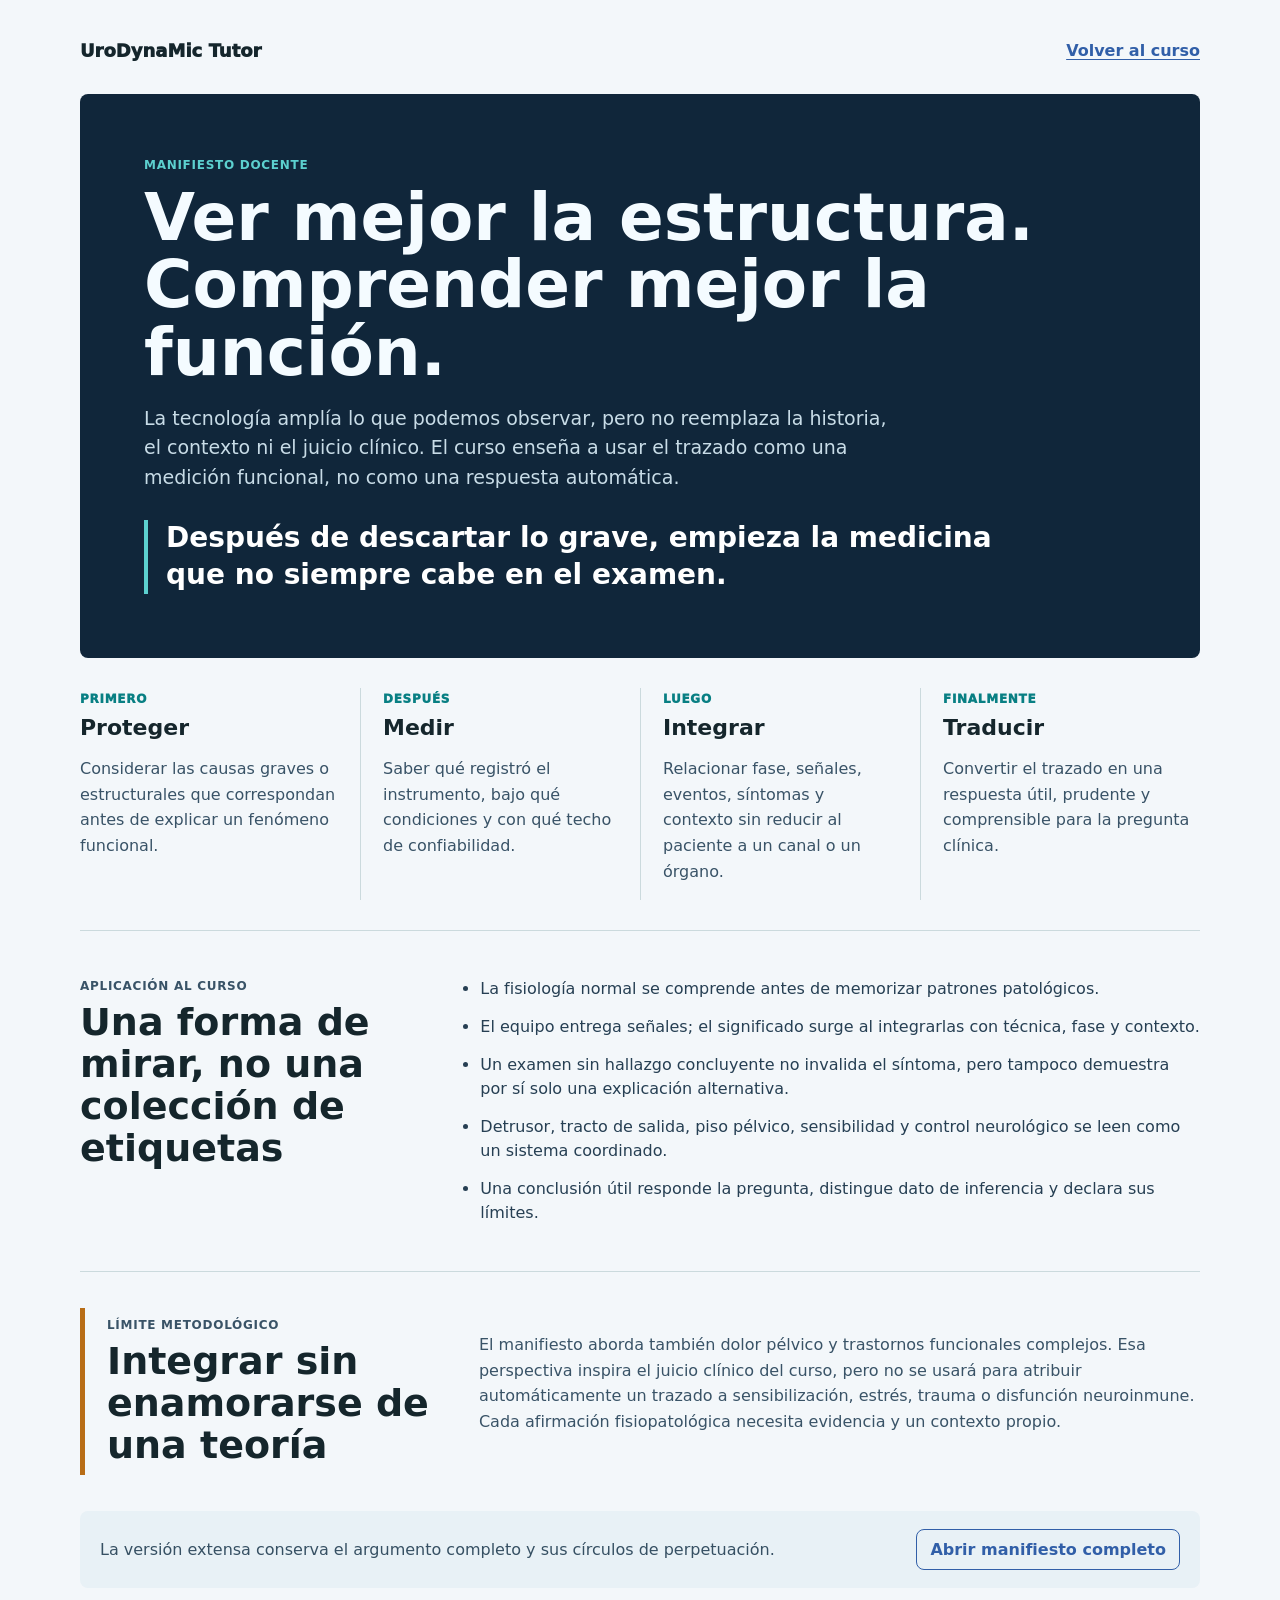
<file: vision-clinica.html>
<!doctype html>
<html lang="es">
  <head>
    <meta charset="utf-8" />
    <meta name="viewport" content="width=device-width, initial-scale=1" />
    <title>Visión clínica - UroDynaMic Tutor</title>
    <link rel="icon" href="data:," />
    <link rel="stylesheet" href="styles.css?v=20260714-clinical-vision-v1" />
  </head>
  <body class="vision-page">
    <main class="vision-shell">
      <nav class="vision-nav" aria-label="Navegación de visión clínica">
        <span class="vision-brand">UroDynaMic Tutor</span>
        <a href="index.html">Volver al curso</a>
      </nav>

      <header class="vision-hero">
        <p class="overline">Manifiesto docente</p>
        <h1>Ver mejor la estructura. Comprender mejor la función.</h1>
        <p class="vision-lead">
          La tecnología amplía lo que podemos observar, pero no reemplaza la historia, el contexto ni el juicio clínico. El curso enseña a usar el trazado como una medición funcional, no como una respuesta automática.
        </p>
        <p class="vision-quote">Después de descartar lo grave, empieza la medicina que no siempre cabe en el examen.</p>
      </header>

      <ol class="vision-principles" aria-label="Principios de la visión clínica">
        <li><span>Primero</span><h2>Proteger</h2><p>Considerar las causas graves o estructurales que correspondan antes de explicar un fenómeno funcional.</p></li>
        <li><span>Después</span><h2>Medir</h2><p>Saber qué registró el instrumento, bajo qué condiciones y con qué techo de confiabilidad.</p></li>
        <li><span>Luego</span><h2>Integrar</h2><p>Relacionar fase, señales, eventos, síntomas y contexto sin reducir al paciente a un canal o un órgano.</p></li>
        <li><span>Finalmente</span><h2>Traducir</h2><p>Convertir el trazado en una respuesta útil, prudente y comprensible para la pregunta clínica.</p></li>
      </ol>

      <section class="vision-copy">
        <div>
          <p class="overline">Aplicación al curso</p>
          <h2>Una forma de mirar, no una colección de etiquetas</h2>
        </div>
        <ul>
          <li>La fisiología normal se comprende antes de memorizar patrones patológicos.</li>
          <li>El equipo entrega señales; el significado surge al integrarlas con técnica, fase y contexto.</li>
          <li>Un examen sin hallazgo concluyente no invalida el síntoma, pero tampoco demuestra por sí solo una explicación alternativa.</li>
          <li>Detrusor, tracto de salida, piso pélvico, sensibilidad y control neurológico se leen como un sistema coordinado.</li>
          <li>Una conclusión útil responde la pregunta, distingue dato de inferencia y declara sus límites.</li>
        </ul>
      </section>

      <section class="vision-boundary">
        <div>
          <p class="overline">Límite metodológico</p>
          <h2>Integrar sin enamorarse de una teoría</h2>
        </div>
        <p>
          El manifiesto aborda también dolor pélvico y trastornos funcionales complejos. Esa perspectiva inspira el juicio clínico del curso, pero no se usará para atribuir automáticamente un trazado a sensibilización, estrés, trauma o disfunción neuroinmune. Cada afirmación fisiopatológica necesita evidencia y un contexto propio.
        </p>
      </section>

      <footer class="vision-source">
        <p>La versión extensa conserva el argumento completo y sus círculos de perpetuación.</p>
        <a href="MANIFIESTO_MEDICINA_CLINICA_POST_TECNOLOGICA.md">Abrir manifiesto completo</a>
      </footer>
    </main>
  </body>
</html>
</file>
<file: styles.css>
:root {
  --bg: #f1f5f6;
  --ink: #15262c;
  --muted: #587078;
  --surface: #ffffff;
  --line: #cbdadd;
  --nav: #17262b;
  --nav-2: #294148;
  --teal: #087f83;
  --cyan: #258db9;
  --blue: #315fa8;
  --amber: #b86d16;
  --rose: #b54b65;
  --green: #26774f;
  --shadow: 0 18px 44px rgba(22, 35, 48, 0.11);
  font-family: Inter, ui-sans-serif, system-ui, -apple-system, BlinkMacSystemFont, "Segoe UI", sans-serif;
}

* {
  box-sizing: border-box;
}

[hidden] {
  display: none !important;
}

html {
  overflow-x: hidden;
}

body {
  margin: 0;
  min-height: 100vh;
  background: var(--bg);
  color: var(--ink);
  overflow-x: hidden;
}

button,
input {
  font: inherit;
}

button {
  cursor: pointer;
}

button:focus-visible,
a:focus-visible,
input:focus-visible {
  outline: 3px solid rgba(45, 159, 206, 0.55);
  outline-offset: 2px;
}

a.course-item {
  text-decoration: none;
}

.app-shell {
  display: grid;
  grid-template-columns: 318px minmax(0, 1fr);
  min-height: 100vh;
  min-width: 0;
}

.side-rail {
  height: 100vh;
  overflow: auto;
  position: sticky;
  top: 0;
  background: linear-gradient(180deg, var(--nav), #101b1f);
  color: #eef8fb;
  padding: 28px 22px;
  display: flex;
  flex-direction: column;
  gap: 28px;
}

.side-rail-top {
  display: flex;
  align-items: center;
  justify-content: space-between;
  gap: 14px;
}

.brand {
  display: flex;
  align-items: center;
  gap: 14px;
}

.brand-mark {
  width: 48px;
  height: 48px;
  border-radius: 8px;
  display: grid;
  place-items: center;
  background: linear-gradient(135deg, var(--cyan), var(--teal));
  color: white;
  font-weight: 900;
}

.brand h1 {
  margin: 0;
  font-size: 20px;
  line-height: 1.1;
}

.brand p {
  margin: 5px 0 0;
  color: #a9c4d5;
  font-size: 13px;
}

.side-rail-actions {
  display: flex;
  align-items: center;
  gap: 8px;
}

.nav-toggle,
.theme-toggle {
  width: 42px;
  height: 42px;
  border: 1px solid rgba(255, 255, 255, 0.18);
  border-radius: 8px;
  background: rgba(255, 255, 255, 0.07);
  color: #ffffff;
  line-height: 1;
}

.nav-toggle {
  display: none;
  font-size: 28px;
}

.theme-toggle {
  display: grid;
  place-items: center;
  flex: 0 0 42px;
  font-size: 20px;
}

.nav-toggle:hover,
.theme-toggle:hover {
  border-color: rgba(255, 255, 255, 0.42);
  background: rgba(255, 255, 255, 0.12);
}

.sr-only {
  position: absolute;
  width: 1px;
  height: 1px;
  padding: 0;
  margin: -1px;
  overflow: hidden;
  clip: rect(0, 0, 0, 0);
  white-space: nowrap;
  border: 0;
}

.course-map {
  display: grid;
  gap: 10px;
}

.course-section-label {
  margin: 10px 10px 0;
  color: #78a8bd;
  font-size: 11px;
  font-weight: 900;
  letter-spacing: 0.06em;
  text-transform: uppercase;
}

.course-section-label:first-child {
  margin-top: 0;
}

.course-item {
  width: 100%;
  display: grid;
  grid-template-columns: 36px minmax(0, 1fr);
  gap: 12px;
  align-items: center;
  border: 0;
  border-radius: 8px;
  padding: 12px 10px;
  background: transparent;
  color: #e5f3f8;
  text-align: left;
}

.course-item.active,
.course-item:not(:disabled):hover {
  background: var(--nav-2);
}

.course-item:disabled {
  cursor: default;
}

.course-item.muted {
  color: #adc0ce;
}

.course-item > span {
  width: 30px;
  height: 30px;
  border-radius: 8px;
  display: grid;
  place-items: center;
  background: rgba(255, 255, 255, 0.08);
  color: white;
  font-weight: 900;
  grid-row: span 2;
}

.course-item.active > span {
  background: var(--teal);
}

.course-item strong,
.course-item small {
  display: block;
  min-width: 0;
  overflow-wrap: anywhere;
}

.course-item strong {
  line-height: 1.2;
}

.course-item small {
  grid-column: 2;
  margin-top: 3px;
  color: #a8c2d3;
}

.educational-boundary {
  margin-top: auto;
  border: 1px solid rgba(255, 255, 255, 0.14);
  background: rgba(255, 255, 255, 0.06);
  border-radius: 8px;
  padding: 16px;
}

.educational-boundary p {
  margin: 7px 0 0;
  color: #c9dbe6;
  font-size: 13px;
  line-height: 1.45;
  overflow-wrap: anywhere;
}

.main-stage {
  padding: 24px;
  display: grid;
  gap: 18px;
  min-width: 0;
}

.stage-header {
  display: flex;
  align-items: end;
  justify-content: space-between;
  gap: 20px;
  min-width: 0;
}

.stage-header > div {
  min-width: 0;
  max-width: 100%;
}

.stage-header h2 {
  margin: 5px 0 0;
  font-size: clamp(27px, 3vw, 36px);
  line-height: 1.08;
  overflow-wrap: anywhere;
}

.overline {
  margin: 0;
  color: var(--teal);
  font-size: 12px;
  font-weight: 900;
  letter-spacing: 0.06em;
  text-transform: uppercase;
}

.product-status-badge,
.product-status-inline {
  width: fit-content;
  max-width: 100%;
  margin: 0 0 12px;
  border: 1px solid #d8972f;
  border-radius: 999px;
  background: #fff5df;
  color: #7a4a00;
  font-size: 11px;
  font-weight: 900;
  letter-spacing: 0.04em;
  line-height: 1.3;
  text-transform: uppercase;
  overflow-wrap: anywhere;
}

.product-status-badge {
  padding: 8px 12px;
}

.product-status-inline {
  padding: 6px 10px;
}

.progress-box {
  width: min(320px, 35vw);
  display: grid;
  gap: 8px;
  color: var(--muted);
  font-size: 13px;
  font-weight: 800;
}

.progress-track {
  height: 9px;
  background: #dce7ef;
  border-radius: 999px;
  overflow: hidden;
}

#progressFill {
  height: 100%;
  width: 16%;
  background: linear-gradient(90deg, var(--teal), var(--cyan));
  border-radius: inherit;
  transition: width 180ms ease;
}

.small-action {
  width: fit-content;
  min-height: 34px;
  border: 1px solid var(--line);
  border-radius: 8px;
  background: #f8fbfd;
  color: #365063;
  padding: 0 12px;
  font-size: 12px;
  font-weight: 900;
}

.small-action:hover {
  border-color: var(--teal);
  color: var(--teal);
}

.workspace-tabs {
  width: min(760px, 100%);
  display: grid;
  grid-template-columns: repeat(3, minmax(0, 1fr));
  border: 1px solid var(--line);
  border-radius: 8px;
  background: #ffffff;
  overflow: hidden;
}

.workspace-tabs button {
  min-width: 0;
  min-height: 58px;
  border: 0;
  border-left: 1px solid var(--line);
  background: #ffffff;
  color: #36535c;
  padding: 9px 14px;
  display: grid;
  grid-template-columns: 30px minmax(0, 1fr);
  gap: 10px;
  align-items: center;
  text-align: left;
}

.workspace-tabs button:first-child {
  border-left: 0;
}

.workspace-tabs button > span {
  width: 28px;
  height: 28px;
  border-radius: 7px;
  display: grid;
  place-items: center;
  background: #e9f2f3;
  color: var(--teal);
  font-weight: 950;
}

.workspace-tabs strong,
.workspace-tabs small {
  display: block;
}

.workspace-tabs strong {
  color: var(--ink);
  font-size: 14px;
  line-height: 1.15;
}

.workspace-tabs small {
  margin-top: 3px;
  color: var(--muted);
  font-size: 11px;
}

.workspace-tabs button.active {
  background: #edf8f8;
  box-shadow: inset 0 -3px 0 var(--teal);
}

.workspace-tabs button.active > span {
  background: var(--teal);
  color: #ffffff;
}

.view-panel {
  min-width: 0;
}

.lesson-view,
.practice-view {
  display: grid;
  gap: 18px;
}

.practice-view.concept-first :is(
  .reading-routine,
  .trace-challenge,
  .trace-toolbar,
  .trace-focus-toolbar,
  .trace-canvas,
  .trace-inspection,
  .trace-accessibility
) {
  display: none;
}

.practice-view.concept-first .interactive-zone {
  grid-template-columns: minmax(0, 0.9fr) minmax(340px, 1.1fr);
  align-items: start;
}

.practice-view.concept-first .trace-lab {
  min-height: 0;
}

.practice-view.concept-first .trace-event-card {
  margin-top: 18px;
}

.lesson-layout {
  display: grid;
  grid-template-columns: minmax(0, 1fr) 360px;
  gap: 18px;
  min-width: 0;
}

.lab-workspace,
.questions-workspace {
  display: grid;
  gap: 16px;
  min-width: 0;
}

.lab-intro {
  display: grid;
  grid-template-columns: minmax(0, 0.8fr) minmax(280px, 1.2fr);
  gap: 28px;
  align-items: end;
  padding: 6px 0 2px;
}

.lab-intro h3 {
  margin: 6px 0 0;
  font-size: clamp(22px, 2.2vw, 30px);
  line-height: 1.12;
}

.lab-intro > p {
  margin: 0;
  max-width: 66ch;
  color: #36535c;
  line-height: 1.5;
}

.lab-actions {
  display: flex;
  justify-content: flex-end;
}

.lesson-panel,
.trace-lab,
.coach-panel {
  background: var(--surface);
  border: 1px solid var(--line);
  border-radius: 8px;
  box-shadow: var(--shadow);
  min-width: 0;
}

.lesson-panel {
  min-height: 0;
  padding: 22px;
  display: grid;
  gap: 16px;
}

.screen-toolbar {
  display: grid;
  grid-template-columns: 1fr;
  align-items: center;
}

.screen-toolbar h3 {
  margin: 7px 0 0;
  font-size: clamp(23px, 2.1vw, 30px);
  line-height: 1.12;
  min-width: 0;
  overflow-wrap: break-word;
}

.icon-button {
  width: 44px;
  height: 44px;
  border: 1px solid var(--line);
  border-radius: 8px;
  background: #f8fbfd;
  color: var(--ink);
  font-size: 31px;
  line-height: 1;
}

.icon-button:hover {
  border-color: var(--teal);
  color: var(--teal);
}

.icon-button:disabled {
  cursor: default;
  border-color: #dfe8eb;
  background: #f3f6f7;
  color: #a6b5bb;
}

.lesson-text {
  max-width: 72ch;
  margin: 0;
  color: #2e4458;
  font-size: 17px;
  line-height: 1.55;
  overflow-wrap: break-word;
}

.lesson-prompt {
  width: fit-content;
  max-width: 100%;
  border: 1px solid rgba(15, 143, 143, 0.25);
  border-radius: 8px;
  background: #f4fbfb;
  color: #123c46;
  padding: 10px 13px;
  font-size: 14px;
  font-weight: 900;
  line-height: 1.35;
}

.lesson-prompt::before {
  content: "Pregunta guía: ";
  color: var(--teal);
}

.visual-demo[hidden],
.lesson-prompt[hidden] {
  display: none;
}

.visual-demo {
  border: 1px solid #d6e5ee;
  border-radius: 8px;
  background:
    linear-gradient(180deg, #ffffff, #f4f9fb);
  padding: 16px;
  display: grid;
  gap: 14px;
  min-width: 0;
}

.visual-demo-head {
  display: flex;
  justify-content: space-between;
  align-items: start;
  gap: 16px;
}

.visual-demo-head h4 {
  margin: 5px 0 0;
  font-size: 20px;
  line-height: 1.15;
}

.visual-demo-head > span {
  max-width: 260px;
  color: #547082;
  font-size: 12px;
  line-height: 1.35;
  text-align: right;
}

.challenge-lab {
  border: 1px solid #cbdadd;
  border-radius: 8px;
  background: #ffffff;
  padding: 20px;
  display: grid;
  gap: 16px;
  min-width: 0;
  box-shadow: 0 12px 28px rgba(22, 35, 48, 0.07);
}

.challenge-head {
  display: flex;
  align-items: start;
  justify-content: space-between;
  gap: 18px;
}

.challenge-head h4 {
  margin: 5px 0 0;
  font-size: 21px;
  line-height: 1.2;
}

.challenge-head > span {
  border-left: 3px solid var(--cyan);
  color: #436272;
  padding: 4px 0 4px 10px;
  font-size: 12px;
  font-weight: 900;
  white-space: nowrap;
}

.challenge-evidence {
  display: flex;
  flex-wrap: wrap;
  gap: 8px;
}

.challenge-evidence span {
  border-left: 3px solid var(--teal);
  border-radius: 0 6px 6px 0;
  background: #eef7f7;
  color: #234b54;
  padding: 7px 10px;
  font-size: 12px;
  font-weight: 850;
}

.challenge-prompt {
  margin: 0;
  max-width: 72ch;
  color: #172f3b;
  font-size: 17px;
  font-weight: 850;
  line-height: 1.42;
}

.challenge-answers {
  display: grid;
  grid-template-columns: repeat(3, minmax(0, 1fr));
  gap: 10px;
}

.challenge-answers button {
  min-height: 78px;
  border: 1px solid #cbdadd;
  border-radius: 8px;
  background: #f8fbfc;
  color: #263f4a;
  padding: 12px;
  display: grid;
  grid-template-columns: 28px minmax(0, 1fr);
  align-items: start;
  gap: 9px;
  text-align: left;
  font-size: 13px;
  font-weight: 800;
  line-height: 1.35;
}

.challenge-answers button:hover {
  border-color: var(--teal);
  background: #f0f8f8;
}

.challenge-answers button > span {
  width: 28px;
  height: 28px;
  border-radius: 7px;
  display: grid;
  place-items: center;
  background: #e6eff2;
  color: #355364;
  font-size: 12px;
  font-weight: 950;
}

.challenge-answers button.selected.good {
  border-color: var(--green);
  background: #e9f7ef;
}

.challenge-answers button.selected.good > span {
  background: var(--green);
  color: #ffffff;
}

.challenge-answers button.selected.warn {
  border-color: var(--amber);
  background: #fff2df;
}

.challenge-answers button.selected.warn > span {
  background: var(--amber);
  color: #ffffff;
}

.challenge-feedback {
  min-height: 52px;
  border-left: 4px solid #9bb0ba;
  border-radius: 0 7px 7px 0;
  background: #edf3f7;
  color: #314b5f;
  padding: 12px 14px;
  line-height: 1.45;
}

.challenge-feedback.good {
  border-left-color: var(--green);
  background: #e9f7ef;
  color: #1d6841;
}

.challenge-feedback.warn {
  border-left-color: var(--amber);
  background: #fff2df;
  color: #86500e;
}

.challenge-feedback-row {
  display: grid;
  grid-template-columns: minmax(0, 1fr) auto;
  gap: 10px;
  align-items: stretch;
}

.reasoning-step-badge {
  min-width: 0;
  border: 1px solid #cfe0e4;
  border-left: 4px solid var(--teal);
  border-radius: 0 7px 7px 0;
  background: #f3f8f9;
  padding: 10px 12px;
  display: grid;
  grid-template-columns: auto auto minmax(0, 1fr);
  align-items: center;
  gap: 8px 12px;
}

.reasoning-step-badge > span {
  color: var(--teal);
  font-size: 10px;
  font-weight: 950;
  text-transform: uppercase;
}

.reasoning-step-badge > strong {
  color: var(--ink);
  font-size: 13px;
  white-space: nowrap;
}

.reasoning-step-badge > small {
  color: var(--muted);
  font-size: 11px;
  line-height: 1.35;
}

.reasoning-step-badge.answered.good {
  border-left-color: var(--green);
  background: #edf8f1;
}

.reasoning-step-badge.answered.good > span {
  color: var(--green);
}

.reasoning-step-badge.answered.warn {
  border-left-color: var(--amber);
  background: #fff6e9;
}

.reasoning-step-badge.answered.warn > span {
  color: var(--amber);
}

.coach-panel > .reasoning-step-badge {
  margin-top: 12px;
}

.secondary-action {
  min-height: 42px;
  border: 1px solid var(--line);
  border-radius: 8px;
  background: #ffffff;
  color: #294957;
  padding: 0 13px;
  font-size: 12px;
  font-weight: 900;
}

.secondary-action:hover {
  border-color: var(--teal);
  color: var(--teal);
}

.challenge-nav {
  display: flex;
  align-items: center;
  gap: 10px;
  border-top: 1px solid #dde7ea;
  padding-top: 13px;
}

.challenge-nav > span {
  margin-left: auto;
  color: #56717e;
  font-size: 12px;
  font-weight: 850;
}

.challenge-arrow,
.challenge-dots button {
  border: 1px solid #cbdadd;
  border-radius: 8px;
  background: #ffffff;
  color: #314e5a;
  display: grid;
  place-items: center;
  font-weight: 950;
}

.challenge-arrow {
  width: 38px;
  height: 38px;
  font-size: 25px;
  line-height: 1;
}

.challenge-dots {
  display: flex;
  gap: 6px;
}

.challenge-dots button {
  width: 30px;
  height: 30px;
  font-size: 11px;
}

.challenge-dots button.answered {
  border-color: #7ca99a;
  box-shadow: inset 0 -3px 0 #7ca99a;
}

.challenge-dots button.active {
  border-color: var(--teal);
  background: var(--teal);
  color: #ffffff;
  box-shadow: none;
}

.challenge-arrow:hover,
.challenge-dots button:hover {
  border-color: var(--teal);
}

.lab-concept-tabs {
  display: flex;
  flex-wrap: wrap;
  gap: 8px;
  border-bottom: 1px solid #d7e3e7;
  padding-bottom: 12px;
}

.lab-concept-tabs button {
  min-height: 38px;
  border: 1px solid var(--line);
  border-radius: 8px;
  background: #ffffff;
  color: #36535c;
  padding: 0 12px;
  font-size: 12px;
  font-weight: 900;
}

.lab-concept-tabs button.active {
  border-color: var(--teal);
  background: #edf8f8;
  color: var(--teal);
  box-shadow: inset 0 -3px 0 var(--teal);
}

.reasoning-case-banner {
  border-left: 5px solid var(--cyan);
  background: #edf5fa;
  padding: 14px 16px;
  display: grid;
  grid-template-columns: auto minmax(0, 1fr);
  gap: 4px 12px;
  align-items: baseline;
}

.reasoning-case-banner span {
  color: var(--cyan);
  font-size: 11px;
  font-weight: 950;
  text-transform: uppercase;
}

.reasoning-case-banner strong {
  color: #17374a;
}

.reasoning-case-banner p {
  grid-column: 2;
  margin: 0;
  color: #4b6878;
  font-size: 13px;
  line-height: 1.4;
}

.reasoning-path {
  display: grid;
  grid-template-columns: repeat(4, minmax(0, 1fr));
  gap: 8px;
}

.reasoning-path button {
  min-height: 58px;
  border: 1px solid var(--line);
  border-radius: 8px;
  background: #ffffff;
  color: #36535c;
  padding: 10px;
  display: flex;
  align-items: center;
  gap: 9px;
  text-align: left;
}

.reasoning-path button > span {
  width: 27px;
  height: 27px;
  flex: 0 0 27px;
  border-radius: 7px;
  display: grid;
  place-items: center;
  background: #e9f2f3;
  color: var(--teal);
  font-size: 12px;
  font-weight: 950;
}

.reasoning-path button strong {
  font-size: 13px;
}

.reasoning-path button.active {
  border-color: var(--teal);
  background: #edf8f8;
  color: var(--ink);
}

.reasoning-path button.active > span {
  background: var(--teal);
  color: #ffffff;
}

.reasoning-progress {
  height: 5px;
  border-radius: 999px;
  background: #dce8ea;
  overflow: hidden;
}

.reasoning-progress span {
  display: block;
  height: 100%;
  border-radius: inherit;
  background: linear-gradient(90deg, var(--teal), var(--cyan));
  transition: width 180ms ease;
}

.reasoning-focus {
  min-height: 190px;
  display: grid;
  grid-template-columns: 62px minmax(0, 1.2fr) minmax(220px, 0.8fr);
  gap: 18px;
  align-items: center;
  border: 1px solid #d6e5e7;
  border-radius: 8px;
  background: #ffffff;
  padding: 20px;
}

.reasoning-index {
  width: 56px;
  height: 56px;
  border-radius: 50%;
  display: grid;
  place-items: center;
  background: #e5f5f4;
  color: var(--teal);
  font-size: 25px;
  font-weight: 950;
}

.reasoning-focus span,
.signal-source span,
.signal-interpretation span,
.program-readouts span,
.control-center span {
  color: var(--teal);
  font-size: 11px;
  font-weight: 950;
  letter-spacing: 0.06em;
  text-transform: uppercase;
}

.reasoning-focus h5 {
  margin: 6px 0 8px;
  color: var(--ink);
  font-size: 21px;
  line-height: 1.15;
}

.reasoning-focus p {
  margin: 0;
  color: #4a656d;
  line-height: 1.48;
}

.reasoning-case-detail {
  display: grid;
  gap: 9px;
}

.reasoning-evidence {
  display: flex;
  flex-wrap: wrap;
  gap: 6px;
}

.reasoning-evidence span {
  border-left: 3px solid var(--teal);
  border-radius: 0 6px 6px 0;
  background: #eef7f7;
  color: #31545b;
  padding: 6px 8px;
  font-size: 11px;
  font-weight: 850;
  letter-spacing: 0;
  text-transform: none;
}

.reasoning-result {
  border-top: 1px solid #dbe6e8;
  padding-top: 9px;
  display: grid;
  gap: 4px;
}

.reasoning-result strong {
  color: #173f48;
  font-size: 14px;
  line-height: 1.4;
}

.reasoning-focus aside {
  min-height: 112px;
  border-left: 4px solid var(--amber);
  background: #fff8ee;
  padding: 14px;
  display: grid;
  align-content: center;
  gap: 7px;
}

.reasoning-focus aside span {
  color: var(--amber);
}

.reasoning-focus aside strong {
  color: #5e431f;
  font-size: 14px;
  line-height: 1.35;
}

.program-tabs {
  width: fit-content;
}

.program-diagram {
  min-height: 260px;
  display: grid;
  grid-template-columns: minmax(180px, 0.8fr) 68px minmax(300px, 1.9fr);
  gap: 16px;
  align-items: center;
  border-top: 1px solid var(--line);
  border-bottom: 1px solid var(--line);
  padding: 20px 0;
}

.control-center {
  min-height: 116px;
  border: 1px solid #cfdee2;
  border-radius: 8px;
  background: #ffffff;
  padding: 18px;
  display: grid;
  align-content: center;
  gap: 8px;
}

.control-center strong {
  color: var(--ink);
  font-size: 18px;
  line-height: 1.2;
}

.program-arrow {
  height: 3px;
  background: var(--cyan);
  position: relative;
}

.program-arrow::after {
  content: "";
  position: absolute;
  right: -1px;
  top: 50%;
  width: 11px;
  height: 11px;
  border-top: 3px solid var(--cyan);
  border-right: 3px solid var(--cyan);
  transform: translateY(-50%) rotate(45deg);
}

.urinary-program {
  min-height: 218px;
  display: grid;
  justify-items: center;
  align-content: center;
}

.program-detrusor {
  margin-bottom: 10px;
  display: flex;
  align-items: baseline;
  gap: 8px;
  color: var(--teal);
}

.program-detrusor span {
  font-size: 11px;
  font-weight: 900;
  letter-spacing: 0.05em;
  text-transform: uppercase;
}

.program-detrusor strong {
  color: var(--ink);
  font-size: 18px;
  text-transform: capitalize;
}

.program-bladder {
  width: 154px;
  height: 118px;
  border: 3px solid var(--teal);
  border-radius: 46% 46% 54% 54%;
  background: linear-gradient(160deg, #e9f8f7, #c4eeea);
  display: grid;
  place-items: center;
  color: #17686a;
  font-weight: 950;
  box-shadow: inset 0 -20px 34px rgba(8, 127, 131, 0.12);
  transition: transform 180ms ease, background 180ms ease;
}

.program-diagram.voiding .program-bladder {
  transform: scale(0.9);
  background: linear-gradient(160deg, #fff1e2, #f2c987);
  border-color: var(--amber);
  color: #7b4a11;
}

.program-outlet {
  width: 150px;
  min-height: 86px;
  display: grid;
  justify-items: center;
  align-content: start;
  position: relative;
}

.program-outlet::before {
  content: "";
  width: 24px;
  height: 52px;
  border-radius: 0 0 12px 12px;
  background: #7bc6d4;
}

.program-outlet i {
  position: absolute;
  top: 14px;
  width: 54px;
  height: 9px;
  border-radius: 999px;
  background: var(--rose);
  transition: width 180ms ease, opacity 180ms ease;
}

.program-diagram.voiding .program-outlet i {
  width: 11px;
  opacity: 0.35;
}

.program-outlet span {
  margin-top: 8px;
  color: #36535c;
  font-size: 12px;
  font-weight: 900;
  text-transform: uppercase;
}

.program-reading {
  border-left-color: var(--amber);
}

.signal-tabs {
  width: 100%;
}

.signal-map-demo {
  min-height: 220px;
  display: grid;
  grid-template-columns: minmax(210px, 1fr) 70px minmax(150px, 0.65fr) minmax(230px, 1fr);
  gap: 16px;
  align-items: center;
}

.signal-source,
.signal-interpretation {
  min-height: 132px;
  border-top: 1px solid var(--line);
  border-bottom: 1px solid var(--line);
  padding: 18px 4px;
  display: grid;
  align-content: center;
  gap: 8px;
}

.signal-source strong {
  color: var(--ink);
  font-size: 16px;
  line-height: 1.35;
}

.signal-interpretation p {
  margin: 0;
  color: #405e67;
  line-height: 1.45;
}

.signal-transfer {
  height: 3px;
  background: #9ac6d3;
  position: relative;
}

.signal-transfer::after {
  content: "";
  position: absolute;
  right: -1px;
  top: 50%;
  width: 10px;
  height: 10px;
  border-top: 3px solid #78adbc;
  border-right: 3px solid #78adbc;
  transform: translateY(-50%) rotate(45deg);
}

.signal-monitor {
  --signal-color: var(--blue);
  min-height: 142px;
  border: 2px solid var(--signal-color);
  border-radius: 8px;
  background: #ffffff;
  padding: 15px;
  display: grid;
  align-content: center;
  gap: 7px;
  text-align: center;
}

.signal-monitor.pabd {
  --signal-color: var(--amber);
}

.signal-monitor.pdet {
  --signal-color: var(--rose);
}

.signal-monitor.flow {
  --signal-color: var(--green);
}

.signal-monitor.volume {
  --signal-color: #758994;
}

.signal-monitor > span {
  color: var(--signal-color);
  font-size: 11px;
  font-weight: 950;
  text-transform: uppercase;
}

.signal-monitor strong {
  color: var(--ink);
  font-size: 28px;
}

.signal-monitor i {
  width: 100%;
  height: 26px;
  background: linear-gradient(135deg, transparent 0 12%, var(--signal-color) 13% 17%, transparent 18% 30%, var(--signal-color) 31% 35%, transparent 36% 48%, var(--signal-color) 49% 53%, transparent 54%);
  opacity: 0.75;
}

.accommodation-demo,
.flow-demo {
  display: grid;
  grid-template-columns: repeat(2, minmax(0, 1fr));
  gap: 12px;
  align-items: stretch;
}

.reservoir-card {
  min-height: 244px;
  border: 1px solid #d8e6ef;
  border-radius: 8px;
  background: #ffffff;
  padding: 14px;
  display: grid;
  justify-items: center;
  align-content: start;
  gap: 8px;
  text-align: center;
}

.reservoir-card strong,
.flow-readout strong,
.pump strong {
  color: #12283a;
}

.reservoir-card p,
.flow-readout p,
.pump p {
  margin: 0;
  color: #526b7d;
  font-size: 13px;
  line-height: 1.35;
}

.balloon-wrap,
.cylinder-wrap {
  height: 122px;
  display: grid;
  place-items: end center;
  position: relative;
}

.balloon {
  width: var(--balloon-size);
  height: calc(var(--balloon-size) * 0.82);
  max-width: 166px;
  max-height: 122px;
  border-radius: 48% 48% 52% 52%;
  background:
    radial-gradient(circle at 38% 28%, rgba(255, 255, 255, 0.95), transparent 24%),
    linear-gradient(145deg, #8fe7e4, #0f8f8f);
  border: 2px solid rgba(15, 143, 143, 0.35);
  box-shadow: 0 14px 26px rgba(15, 143, 143, 0.18);
  transition: width 160ms ease, height 160ms ease;
}

.fill-line {
  position: absolute;
  bottom: 5px;
  width: 32px;
  height: 10px;
  border-radius: 999px;
  background: #0f8f8f;
}

.cylinder-wrap {
  width: 76px;
  border: 3px solid #61788c;
  border-radius: 18px 18px 10px 10px;
  overflow: hidden;
  background: #edf3f7;
  box-shadow: inset 0 0 0 5px rgba(255, 255, 255, 0.7);
}

.cylinder-fill {
  width: 100%;
  align-self: end;
  background: linear-gradient(180deg, #f7c86d, #c4771c);
  transition: height 160ms ease;
}

.mini-gauge {
  width: 100%;
  display: grid;
  gap: 6px;
  margin-top: auto;
}

.mini-gauge span {
  height: 9px;
  border-radius: 999px;
  background:
    linear-gradient(90deg, var(--teal), var(--amber), var(--rose)) left/var(--level) 100% no-repeat,
    #e3edf4;
}

.mini-gauge b {
  color: #365063;
  font-size: 12px;
  text-transform: uppercase;
}

.demo-controls {
  display: grid;
  gap: 9px;
}

.demo-control {
  display: grid;
  grid-template-columns: 150px minmax(0, 1fr);
  gap: 12px;
  align-items: center;
  color: #365063;
  font-size: 13px;
  font-weight: 850;
}

.demo-control input {
  width: 100%;
  accent-color: var(--teal);
}

.accommodation-stages {
  width: 100%;
}

.accommodation-comparison {
  display: grid;
  grid-template-columns: repeat(2, minmax(0, 1fr));
  gap: 12px;
}

.accommodation-comparison.single {
  grid-template-columns: minmax(0, 1fr);
}

.urinary-tract-card {
  min-width: 0;
  border: 1px solid #d5e3e8;
  border-radius: 8px;
  background: #ffffff;
  padding: 15px;
  display: grid;
  gap: 10px;
}

.urinary-tract-card header {
  display: grid;
  gap: 4px;
}

.urinary-tract-card header span {
  color: var(--teal);
  font-size: 11px;
  font-weight: 950;
  text-transform: uppercase;
}

.urinary-tract-card.altered header span {
  color: var(--amber);
}

.urinary-tract-card header strong {
  color: #183441;
  font-size: 17px;
}

.urinary-tract-card > p {
  margin: 0;
  color: #4a6672;
  font-size: 13px;
  line-height: 1.45;
}

.urinary-tract-figure {
  width: 100%;
  height: 280px;
  border-top: 1px solid #e1e9ec;
  border-bottom: 1px solid #e1e9ec;
  background: linear-gradient(180deg, #f9fcfd, #eff6f7);
}

.urinary-tract-figure .kidneys path {
  fill: #d9848e;
  stroke: #8e4553;
  stroke-width: 2;
}

.urinary-tract-figure .renal-pelvis ellipse {
  fill: #f5cbd0;
  stroke: #a7606a;
  stroke-width: 2px;
}

.urinary-tract-figure .ureters path {
  fill: none;
  stroke: #cf7f89;
  stroke-width: var(--ureter-width);
  stroke-linecap: round;
  transition: stroke-width 180ms ease;
}

.urinary-tract-figure .bladder-shape {
  fill: #7fd2cf;
  stroke: #087f83;
  stroke-width: 3;
}

.urinary-tract-figure.altered .bladder-shape {
  fill: #f2bc70;
  stroke: #ad6514;
}

.urinary-tract-figure .bladder-highlight {
  fill: none;
  stroke: rgba(255, 255, 255, 0.85);
  stroke-width: 5;
  stroke-linecap: round;
}

.urinary-tract-figure .pressure-arrows {
  fill: none;
  stroke: var(--amber);
  stroke-width: 4;
  stroke-linecap: round;
  stroke-linejoin: round;
}

.tract-readout {
  display: flex;
  align-items: baseline;
  justify-content: space-between;
  gap: 10px;
  padding: 8px 0 0;
}

.tract-readout span {
  color: #607a86;
  font-size: 11px;
  font-weight: 850;
  text-transform: uppercase;
}

.tract-readout strong {
  color: var(--teal);
  font-size: 15px;
}

.urinary-tract-card.altered .tract-readout strong {
  color: var(--amber);
}

.accommodation-caution {
  border-left: 4px solid var(--amber);
  background: #fff8ee;
  padding: 12px 14px;
  display: grid;
  gap: 5px;
}

.accommodation-caution strong {
  color: #6c481d;
  font-size: 13px;
}

.accommodation-caution p {
  margin: 0;
  color: #755936;
  font-size: 12px;
  line-height: 1.45;
}

.flow-demo {
  grid-template-columns: 140px minmax(180px, 1fr) 160px;
  min-height: 180px;
}

.pump {
  border: 1px solid #d8e6ef;
  border-radius: 8px;
  background: #ffffff;
  padding: 14px;
  display: grid;
  align-content: center;
  gap: 7px;
  text-align: center;
}

.pump span {
  width: 72px;
  height: 72px;
  margin: 0 auto;
  border-radius: 50%;
  background:
    radial-gradient(circle at center, #ffffff 0 28%, transparent 29%),
    conic-gradient(var(--cyan) 0 var(--pressure), #dce8ef var(--pressure) 100%);
  box-shadow: inset 0 0 0 8px #f4f9fb;
}

.hose-stage {
  min-height: 164px;
  display: grid;
  align-content: center;
  gap: 14px;
}

.hose {
  position: relative;
  height: var(--hose-height);
  border-radius: 999px;
  background: linear-gradient(180deg, #a9d8ed, #2d9fce);
  box-shadow: inset 0 5px 8px rgba(255, 255, 255, 0.6), inset 0 -5px 9px rgba(16, 38, 58, 0.15);
  transition: height 160ms ease;
}

.pinch {
  position: absolute;
  left: 45%;
  top: -14px;
  width: 42px;
  height: calc(var(--hose-height) + 28px);
  border-radius: 6px;
  border: 2px solid rgba(196, 119, 28, 0.55);
  background: rgba(196, 119, 28, 0.08);
  transform: scaleX(calc(var(--pinch) / 100));
  transform-origin: center;
}

.water-stream {
  width: var(--stream);
  height: 15px;
  border-radius: 999px;
  background: linear-gradient(90deg, #2d9fce, rgba(45, 159, 206, 0.12));
  transition: width 160ms ease;
}

.flow-readout {
  border: 1px solid #d8e6ef;
  border-radius: 8px;
  background: #ffffff;
  padding: 14px;
  display: grid;
  align-content: center;
  gap: 7px;
}

.resistance-concepts {
  display: grid;
  grid-template-columns: repeat(2, minmax(0, 1fr));
  gap: 10px;
}

.resistance-concepts article {
  border: 1px solid #d8e6ef;
  border-radius: 8px;
  background: #ffffff;
  padding: 12px;
  min-width: 0;
}

.resistance-concepts span {
  display: inline-block;
  margin-bottom: 7px;
  color: var(--teal);
  font-size: 11px;
  font-weight: 950;
  letter-spacing: 0.06em;
  text-transform: uppercase;
}

.resistance-concepts strong {
  display: block;
  color: #12283a;
  font-size: 14px;
  line-height: 1.2;
}

.resistance-concepts p {
  margin: 6px 0 0;
  color: #526b7d;
  font-size: 12px;
  line-height: 1.38;
}

.resistance-presets {
  border: 1px solid #cfe2ec;
  border-radius: 8px;
  background: #f7fbfd;
  padding: 12px;
  display: grid;
  grid-template-columns: minmax(150px, 0.7fr) minmax(220px, 1fr);
  gap: 10px 14px;
  align-items: center;
}

.resistance-presets > p {
  grid-column: 1 / -1;
  margin: 0;
  color: #365063;
  font-size: 13px;
  line-height: 1.42;
}

.resistance-presets > p b {
  color: #12283a;
}

.resistance-presets strong {
  display: block;
  margin-top: 4px;
  color: #12283a;
  line-height: 1.15;
}

.preset-buttons {
  display: flex;
  flex-wrap: wrap;
  justify-content: flex-end;
  gap: 8px;
}

.preset-buttons button {
  border: 1px solid var(--line);
  border-radius: 8px;
  background: #ffffff;
  color: #183247;
  min-height: 34px;
  padding: 0 10px;
  font-size: 12px;
  font-weight: 900;
}

.preset-buttons button.active {
  border-color: var(--teal);
  background: var(--teal);
  color: #ffffff;
}

.pressure-flow-tabs button {
  flex: 1 1 130px;
}

.pressure-flow-matrix {
  display: grid;
  grid-template-columns: minmax(0, 1.55fr) minmax(210px, 0.75fr);
  border-top: 1px solid var(--line);
  border-bottom: 1px solid var(--line);
  min-width: 0;
}

.pressure-flow-figure {
  min-width: 0;
  overflow-x: auto;
  padding: 12px 14px 8px 0;
}

.pressure-flow-figure svg {
  display: block;
  width: 100%;
  min-width: 480px;
  height: auto;
}

.pressure-flow-grid {
  stroke: #d7e3eb;
  stroke-width: 1;
}

.pressure-flow-window {
  fill: rgba(45, 159, 206, 0.05);
  stroke: rgba(45, 159, 206, 0.22);
  stroke-dasharray: 5 5;
}

.pressure-flow-path {
  fill: none;
  stroke-linecap: round;
  stroke-linejoin: round;
  stroke-width: 4;
  transition: d 180ms ease;
}

.pressure-flow-path.pdet {
  stroke: var(--rose);
}

.pressure-flow-path.pabd {
  stroke: var(--amber);
}

.pressure-flow-path.flow {
  stroke: var(--green);
}

.pressure-flow-label,
.pressure-flow-phase {
  fill: #526b7d;
  font-size: 12px;
  font-weight: 900;
}

.pressure-flow-label.pdet {
  fill: var(--rose);
}

.pressure-flow-label.pabd {
  fill: var(--amber);
}

.pressure-flow-label.flow {
  fill: var(--green);
}

.pressure-flow-phase {
  font-size: 11px;
  text-transform: uppercase;
}

.pressure-flow-summary {
  border-left: 1px solid var(--line);
  padding: 18px 0 18px 18px;
  min-width: 0;
}

.pressure-flow-summary h5 {
  margin: 5px 0 15px;
  color: #12283a;
  font-size: 18px;
  line-height: 1.25;
}

.pressure-flow-summary dl {
  margin: 0;
  display: grid;
  gap: 10px;
}

.pressure-flow-summary dl > div {
  display: grid;
  grid-template-columns: 72px minmax(0, 1fr);
  gap: 9px;
  padding-top: 9px;
  border-top: 1px solid #dbe6ec;
}

.pressure-flow-summary dt {
  color: #607789;
  font-size: 11px;
  font-weight: 900;
  text-transform: uppercase;
}

.pressure-flow-summary dd {
  margin: 0;
  color: #193348;
  font-size: 13px;
  font-weight: 850;
  line-height: 1.3;
}

.pressure-flow-reading small {
  display: block;
  margin-top: 7px;
  color: #755936;
  font-size: 12px;
  line-height: 1.4;
}

.storage-map-tabs button {
  flex: 1 1 145px;
}

.storage-map {
  display: grid;
  grid-template-columns: minmax(0, 1.55fr) minmax(245px, 0.75fr);
  border-top: 1px solid var(--line);
  border-bottom: 1px solid var(--line);
  min-width: 0;
}

.storage-map-figure {
  min-width: 0;
  overflow-x: auto;
  padding: 14px 18px 10px 0;
}

.storage-map-figure svg {
  display: block;
  width: 100%;
  min-width: 520px;
  height: auto;
}

.storage-map-grid {
  stroke: #d7e3eb;
  stroke-width: 1;
}

.storage-map-window {
  fill: rgba(45, 159, 206, 0.05);
  stroke: rgba(45, 159, 206, 0.22);
  stroke-dasharray: 5 5;
}

.storage-map-path {
  fill: none;
  stroke-width: 4;
  stroke-linecap: round;
  stroke-linejoin: round;
  transition: d 180ms ease;
}

.storage-map-path.pves {
  stroke: var(--blue);
}

.storage-map-path.pabd {
  stroke: var(--amber);
}

.storage-map-path.pdet {
  stroke: var(--rose);
}

.storage-map-path.volume {
  stroke: #6f8291;
  stroke-width: 3;
  stroke-dasharray: 7 6;
}

.storage-map-label,
.storage-map-phase,
.storage-event-label {
  fill: #526b7d;
  font-size: 12px;
  font-weight: 900;
}

.storage-map-label.pves {
  fill: var(--blue);
}

.storage-map-label.pabd {
  fill: var(--amber);
}

.storage-map-label.pdet {
  fill: var(--rose);
}

.storage-map-label.volume {
  fill: #6f8291;
}

.storage-map-phase {
  font-size: 11px;
  text-transform: uppercase;
}

.storage-event-line {
  stroke: #6d8190;
  stroke-width: 2;
  stroke-dasharray: 4 5;
}

.storage-event-line.sensation {
  stroke: var(--cyan);
}

.storage-event-line.warning,
.storage-event-line.leak {
  stroke: var(--rose);
}

.storage-event-label {
  font-size: 10px;
}

.storage-event-label.sensation {
  fill: var(--cyan);
}

.storage-event-label.warning,
.storage-event-label.leak {
  fill: var(--rose);
}

.storage-leak-drop {
  fill: var(--cyan);
  stroke: #ffffff;
  stroke-width: 2;
}

.storage-map-summary {
  border-left: 1px solid var(--line);
  padding: 18px 0 18px 18px;
  min-width: 0;
}

.storage-map-summary > span {
  display: inline-block;
  color: var(--teal);
  font-size: 11px;
  font-weight: 950;
  text-transform: uppercase;
}

.storage-map-summary h5 {
  margin: 6px 0 14px;
  color: #12283a;
  font-size: 18px;
  line-height: 1.25;
}

.storage-map-summary > div {
  padding: 9px 0;
  border-top: 1px solid #dbe6ec;
}

.storage-map-summary > div strong {
  display: block;
  color: #1c3a4f;
  font-size: 11px;
  font-weight: 950;
  text-transform: uppercase;
}

.storage-map-summary > div p {
  margin: 4px 0 0;
  color: #385163;
  font-size: 12px;
  line-height: 1.45;
}

.storage-map-rule {
  margin-top: 14px;
  border-left: 4px solid var(--teal);
  background: #f3f9fa;
  padding: 12px 14px;
}

.storage-map-rule span {
  display: block;
  color: var(--teal);
  font-size: 10px;
  font-weight: 950;
  text-transform: uppercase;
}

.storage-map-rule strong {
  display: block;
  margin-top: 5px;
  color: #153149;
  font-size: 13px;
  line-height: 1.4;
}

.storage-map-rule p {
  margin: 5px 0 0;
  color: #526b7d;
  font-size: 12px;
  line-height: 1.45;
}

.coordination-tabs button {
  flex: 1 1 150px;
}

.coordination-lab {
  display: grid;
  grid-template-columns: minmax(0, 1.55fr) minmax(250px, 0.75fr);
  border-top: 1px solid var(--line);
  border-bottom: 1px solid var(--line);
  min-width: 0;
}

.coordination-figure {
  min-width: 0;
  padding: 14px 18px 14px 0;
}

.coordination-figure svg {
  display: block;
  width: 100%;
  min-width: 520px;
  height: auto;
}

.outlet-state {
  display: grid;
  grid-template-columns: auto minmax(0, 1fr);
  align-items: center;
  gap: 12px;
  margin: 0 0 8px;
  border-left: 4px solid var(--teal);
  background: #f3f9fa;
  padding: 9px 12px;
}

.outlet-state span,
.coordination-context span,
.coordination-reasoning span {
  color: #607789;
  font-size: 10px;
  font-weight: 950;
  text-transform: uppercase;
}

.outlet-state strong {
  color: #163248;
  font-size: 13px;
  line-height: 1.3;
}

.outlet-state.delayed,
.outlet-state.variable {
  border-left-color: var(--amber);
}

.outlet-state.closed {
  border-left-color: var(--rose);
}

.outlet-state.uncertain {
  border-left-color: #7b8da0;
}

.coordination-grid {
  stroke: #d7e3eb;
  stroke-width: 1;
}

.coordination-window {
  fill: rgba(45, 159, 206, 0.05);
  stroke: rgba(45, 159, 206, 0.22);
  stroke-dasharray: 5 5;
}

.coordination-path {
  fill: none;
  stroke-width: 4;
  stroke-linecap: round;
  stroke-linejoin: round;
}

.coordination-path.pdet {
  stroke: var(--rose);
}

.coordination-path.pabd {
  stroke: var(--amber);
}

.coordination-path.flow {
  stroke: var(--green);
}

.coordination-path.emg {
  stroke: var(--cyan);
}

.coordination-label {
  fill: #526b7d;
  font-size: 12px;
  font-weight: 900;
}

.coordination-label.pdet {
  fill: var(--rose);
}

.coordination-label.pabd {
  fill: var(--amber);
}

.coordination-label.flow {
  fill: var(--green);
}

.coordination-label.emg {
  fill: var(--cyan);
}

.coordination-context {
  display: flex;
  align-items: baseline;
  gap: 9px;
  margin: 7px 0 0;
  color: #385163;
  font-size: 12px;
  line-height: 1.4;
}

.coordination-reasoning {
  border-left: 1px solid var(--line);
  padding: 18px 0 18px 18px;
  min-width: 0;
}

.coordination-reasoning h5 {
  margin: 5px 0 14px;
  color: #12283a;
  font-size: 18px;
  line-height: 1.25;
}

.coordination-reasoning > div {
  padding: 9px 0;
  border-top: 1px solid #dbe6ec;
}

.coordination-reasoning p {
  margin: 4px 0 0;
  color: #385163;
  font-size: 12px;
  line-height: 1.45;
}

.coordination-rule {
  border: 1px solid #cfe2ec;
  background: #f7fbfd;
  padding: 13px 15px;
}

.coordination-rule strong {
  display: block;
  color: var(--teal);
  font-size: 11px;
  font-weight: 950;
  text-transform: uppercase;
}

.coordination-rule p,
.coordination-rule small {
  display: block;
  margin: 6px 0 0;
  color: #385163;
  font-size: 12px;
  line-height: 1.45;
}

.neuro-map-tabs button {
  flex: 1 1 155px;
}

.neuro-map {
  display: grid;
  grid-template-columns: minmax(300px, 0.9fr) minmax(280px, 1.1fr);
  border-top: 1px solid var(--line);
  border-bottom: 1px solid var(--line);
  min-width: 0;
}

.neuro-map-figure {
  display: grid;
  place-items: center;
  min-width: 0;
  padding: 18px;
  background: linear-gradient(180deg, rgba(45, 159, 206, 0.05), rgba(21, 143, 118, 0.03));
}

.neuro-map-figure svg {
  display: block;
  width: min(100%, 390px);
  height: auto;
}

.neuro-body-outline {
  fill: none;
  stroke: #c7d7e1;
  stroke-width: 2;
  stroke-dasharray: 5 6;
}

.neuro-zone :is(path, rect) {
  fill: #d9e6ec;
  stroke: #8ea5b4;
  stroke-width: 2;
  transition: fill 160ms ease, stroke 160ms ease, filter 160ms ease;
}

.neuro-zone line {
  stroke: #9eb1be;
  stroke-width: 1.5;
}

.neuro-zone text {
  fill: #5d7485;
  font-size: 13px;
  font-weight: 900;
}

.neuro-zone.active :is(path, rect) {
  fill: #17a18b;
  stroke: #0d6d62;
  filter: drop-shadow(0 5px 7px rgba(13, 109, 98, 0.2));
}

.neuro-zone.active line {
  stroke: #0d6d62;
}

.neuro-zone.active text {
  fill: #0d6d62;
}

.neuro-zone.nerves path {
  fill: none;
  stroke-width: 5;
  stroke-linecap: round;
}

.neuro-zone.cord .t6-marker {
  stroke: var(--rose);
  stroke-width: 3;
  stroke-dasharray: 3 3;
}

.neuro-zone.cord .t6-label {
  fill: var(--rose);
  font-size: 11px;
}

.neuro-map-legend {
  display: flex;
  flex-wrap: wrap;
  align-items: center;
  justify-content: center;
  gap: 8px 15px;
  color: #4f6879;
  font-size: 11px;
}

.neuro-map-legend span {
  display: inline-flex;
  align-items: center;
  gap: 6px;
  font-weight: 900;
}

.neuro-map-legend i {
  width: 10px;
  height: 10px;
  border-radius: 50%;
  background: #17a18b;
}

.neuro-map-reasoning {
  min-width: 0;
  border-left: 1px solid var(--line);
  padding: 20px 0 20px 20px;
}

.neuro-map-reasoning h5 {
  margin: 5px 0 14px;
  color: #12283a;
  font-size: 18px;
  line-height: 1.3;
}

.neuro-map-reasoning > div {
  border-top: 1px solid #dbe6ec;
  padding: 10px 0;
}

.neuro-map-reasoning > div span {
  color: #607789;
  font-size: 10px;
  font-weight: 950;
  text-transform: uppercase;
}

.neuro-map-reasoning > div p,
.neuro-map-reasoning > small {
  display: block;
  margin: 4px 0 0;
  color: #385163;
  font-size: 12px;
  line-height: 1.5;
}

.neuro-map-reasoning > div.priority {
  border-left: 4px solid var(--amber);
  background: #fffaf0;
  padding: 10px 12px;
}

.neuro-safety-strip {
  display: grid;
  grid-template-columns: minmax(190px, 0.55fr) minmax(0, 1fr);
  gap: 18px;
  align-items: center;
  border: 1px solid #edc8c8;
  background: #fff7f7;
  padding: 12px 14px;
}

.neuro-safety-strip span,
.neuro-map-rule strong {
  display: block;
  color: var(--rose);
  font-size: 10px;
  font-weight: 950;
  text-transform: uppercase;
}

.neuro-safety-strip strong {
  display: block;
  margin-top: 3px;
  color: #6e252c;
  font-size: 13px;
}

.neuro-safety-strip p,
.neuro-map-rule p {
  margin: 0;
  color: #4d6475;
  font-size: 12px;
  line-height: 1.45;
}

.neuro-map-rule {
  border-left: 4px solid var(--teal);
  background: #f3f9fa;
  padding: 11px 14px;
}

.neuro-map-rule strong {
  color: var(--teal);
}

.neuro-map-rule p {
  margin-top: 5px;
}

.male-index-note {
  border: 1px solid #cfe2ec;
  border-radius: 8px;
  background: #f7fbfd;
  padding: 12px 14px;
}

.male-index-note span {
  display: block;
  color: var(--teal);
  font-size: 11px;
  font-weight: 950;
  text-transform: uppercase;
}

.male-index-note strong {
  display: block;
  margin-top: 5px;
  color: #12283a;
  font-size: 14px;
  line-height: 1.35;
}

.male-index-note p {
  margin: 6px 0 0;
  color: #526b7d;
  font-size: 12px;
  line-height: 1.4;
}

.curve-timeline-demo,
.artifact-detective-demo {
  min-width: 0;
  overflow: hidden;
}

.curve-timeline-demo svg,
.artifact-detective-demo svg {
  display: block;
  width: 100%;
  height: auto;
}

.timeline-phase {
  stroke: none;
}

.timeline-phase.storage {
  fill: rgba(45, 159, 206, 0.055);
}

.timeline-phase.transition {
  fill: rgba(196, 119, 28, 0.08);
}

.timeline-phase.voiding {
  fill: rgba(39, 138, 88, 0.08);
}

.timeline-path,
.artifact-path {
  fill: none;
  stroke-width: 4;
  stroke-linecap: round;
  stroke-linejoin: round;
}

.timeline-path.pabd,
.artifact-path.pabd {
  stroke: var(--amber);
}

.timeline-path.pdet,
.artifact-path.pdet {
  stroke: var(--rose);
}

.timeline-path.flow {
  stroke: var(--green);
}

.timeline-channel-label,
.artifact-channel-label {
  font-size: 12px;
  font-weight: 900;
}

.timeline-channel-label.p-abd,
.artifact-channel-label.pabd {
  fill: var(--amber);
}

.timeline-channel-label.p-det,
.artifact-channel-label.pdet {
  fill: var(--rose);
}

.timeline-channel-label.flow {
  fill: var(--green);
}

.artifact-channel-label.pves {
  fill: var(--blue);
}

.timeline-event {
  stroke: #8aa1b2;
  stroke-width: 1;
  stroke-dasharray: 4 5;
}

.timeline-event-label {
  fill: #5c7385;
  font-size: 10px;
  font-weight: 850;
}

.timeline-cursor {
  stroke: #10263a;
  stroke-width: 2;
}

.timeline-cursor-dot {
  fill: #10263a;
}

.timeline-moments {
  display: grid;
  grid-template-columns: repeat(5, minmax(0, 1fr));
  gap: 7px;
}

.timeline-moments button {
  min-height: 38px;
  border: 1px solid var(--line);
  border-radius: 8px;
  background: #ffffff;
  color: #36535c;
  padding: 7px 8px;
  font-size: 11px;
  font-weight: 900;
}

.timeline-moments button.active {
  border-color: var(--teal);
  background: #edf8f8;
  color: var(--teal);
}

.timeline-control {
  display: grid;
  gap: 7px;
  color: #365063;
  font-size: 13px;
  font-weight: 850;
}

.timeline-control span {
  display: flex;
  justify-content: space-between;
  gap: 12px;
}

.timeline-control input {
  width: 100%;
  accent-color: var(--teal);
}

.demo-reading {
  border-left: 4px solid var(--teal);
  padding: 8px 0 8px 13px;
  color: #294357;
}

.demo-reading > div {
  display: flex;
  align-items: baseline;
  flex-wrap: wrap;
  gap: 8px;
}

.demo-reading span {
  color: var(--teal);
  font-size: 11px;
  font-weight: 950;
  letter-spacing: 0.06em;
  text-transform: uppercase;
}

.demo-reading p {
  margin: 5px 0 0;
  color: #526b7d;
  font-size: 13px;
  line-height: 1.42;
}

.demo-tabs {
  display: flex;
  flex-wrap: wrap;
  gap: 8px;
}

.demo-tabs button {
  min-height: 36px;
  border: 1px solid var(--line);
  border-radius: 8px;
  background: #ffffff;
  color: #183247;
  padding: 0 11px;
  font-size: 12px;
  font-weight: 900;
}

.demo-tabs button.active {
  border-color: var(--teal);
  background: var(--teal);
  color: #ffffff;
}

.water-column-lab {
  min-height: 300px;
  border-top: 1px solid var(--line);
  border-bottom: 1px solid var(--line);
  padding: 20px 0;
  display: grid;
  grid-template-columns: minmax(150px, 0.7fr) minmax(150px, 1fr) minmax(190px, 0.8fr);
  gap: 18px;
  align-items: center;
}

.pressure-vessel {
  display: grid;
  justify-items: center;
  gap: 9px;
  text-align: center;
}

.pressure-vessel > span,
.manometer-reading span,
.leveling-readout > span,
.transmission-source > span,
.transducer-box > span,
.transmission-monitor > span,
.transmission-reading span {
  color: #55707d;
  font-size: 11px;
  font-weight: 900;
  text-transform: uppercase;
}

.pressure-vessel > strong,
.manometer-reading strong {
  color: var(--ink);
  font-size: 20px;
}

.vessel-shape {
  width: 118px;
  height: 128px;
  border: 3px solid var(--teal);
  border-radius: 44% 44% 38% 38%;
  background: #ffffff;
  padding: 7px;
  display: flex;
  align-items: end;
  overflow: hidden;
  box-shadow: inset 0 0 0 4px rgba(15, 143, 143, 0.08);
}

.vessel-shape i {
  width: 100%;
  height: calc(24% + var(--vessel-pressure) * 66%);
  border-radius: 34% 34% 28% 28%;
  background: linear-gradient(180deg, #70d9e9, #168ba8);
  transition: height 160ms ease;
}

.hydraulic-link {
  min-height: 96px;
  position: relative;
  display: grid;
  place-items: center;
}

.hydraulic-link > span {
  width: 100%;
  height: 12px;
  border: 3px solid #7897a5;
  border-radius: 999px;
  background: #daf5fa;
}

.hydraulic-link > i {
  position: absolute;
  right: -2px;
  width: 17px;
  height: 17px;
  border-top: 4px solid var(--cyan);
  border-right: 4px solid var(--cyan);
  transform: rotate(45deg);
}

.hydraulic-link small {
  position: absolute;
  top: calc(50% + 18px);
  color: #587381;
  font-size: 11px;
  font-weight: 850;
  text-align: center;
}

.manometer-assembly {
  min-height: 244px;
  display: grid;
  grid-template-columns: 52px 42px minmax(95px, 1fr);
  gap: 10px;
  align-items: center;
}

.manometer-scale {
  height: 220px;
  position: relative;
  border-right: 1px solid #91a7b1;
}

.manometer-scale span {
  position: absolute;
  top: var(--tick-y);
  right: 0;
  width: 100%;
  display: flex;
  align-items: center;
  justify-content: end;
  gap: 5px;
  transform: translateY(-50%);
  color: #607789;
  font-size: 10px;
}

.manometer-scale i {
  width: 9px;
  height: 1px;
  background: #91a7b1;
}

.manometer-tube {
  width: 30px;
  height: 220px;
  align-self: center;
  border: 3px solid #668697;
  border-radius: 16px 16px 8px 8px;
  background: #f4fafc;
  padding: 4px;
  display: flex;
  align-items: end;
}

.manometer-tube i {
  width: 100%;
  min-height: 4px;
  border-radius: 8px 8px 4px 4px;
  background: linear-gradient(180deg, #61d5e8, #177da2);
  transition: height 160ms ease;
}

.manometer-reading {
  display: grid;
  gap: 6px;
}

.physics-range {
  display: grid;
  gap: 8px;
  color: #365063;
  font-size: 13px;
  font-weight: 850;
}

.physics-range > span {
  display: flex;
  justify-content: space-between;
  gap: 12px;
}

.physics-range b {
  color: var(--teal);
  text-align: right;
}

.physics-range input {
  width: 100%;
  accent-color: var(--teal);
}

.physics-principle {
  border-left: 4px solid var(--cyan);
  background: #edf6fa;
  padding: 12px 14px;
}

.physics-principle.warning {
  border-left-color: var(--amber);
  background: #fff6e9;
}

.physics-principle p {
  margin: 5px 0 0;
  color: #405e67;
  line-height: 1.45;
}

.leveling-lab {
  min-height: 330px;
  display: grid;
  grid-template-columns: minmax(330px, 1.35fr) minmax(210px, 0.65fr);
  gap: 18px;
  align-items: stretch;
}

.leveling-stage {
  min-height: 330px;
  border-top: 1px solid var(--line);
  border-bottom: 1px solid var(--line);
  position: relative;
  overflow: hidden;
}

.body-reference {
  position: absolute;
  inset: 0 42% 0 0;
  display: grid;
  place-items: center;
}

.body-reference::before {
  content: "";
  width: 116px;
  height: 270px;
  border: 2px solid #9eb3bd;
  border-radius: 54px 54px 34px 34px;
  background: #f4f8fa;
}

.bladder-symbol {
  position: absolute;
  left: calc(50% - 35px);
  top: calc(50% - 37px);
  width: 70px;
  height: 74px;
  border: 3px solid var(--teal);
  border-radius: 45% 45% 38% 38%;
  background: #dff5f4;
  z-index: 2;
}

.bladder-symbol i {
  position: absolute;
  left: 50%;
  bottom: -18px;
  width: 6px;
  height: 18px;
  background: var(--teal);
  transform: translateX(-50%);
}

.pubic-reference {
  position: absolute;
  left: calc(50% + 48px);
  top: calc(50% + 42px);
  width: 170px;
  color: #4f6b77;
  font-size: 10px;
  font-weight: 850;
  line-height: 1.25;
}

.reference-line {
  position: absolute;
  left: 8%;
  top: 50%;
  width: 84%;
  border-top: 2px dashed rgba(15, 143, 143, 0.5);
}

.transducer-symbol {
  position: absolute;
  left: 70%;
  top: var(--sensor-top);
  width: 124px;
  transform: translate(-50%, -50%);
  display: grid;
  justify-items: center;
  gap: 4px;
  text-align: center;
  transition: top 160ms ease;
}

.transducer-symbol > i {
  width: 58px;
  height: 42px;
  border: 3px solid var(--blue);
  border-radius: 7px;
  background: #edf4fc;
  box-shadow: inset 0 0 0 5px #ffffff;
}

.transducer-symbol strong {
  color: var(--ink);
  font-size: 12px;
}

.transducer-symbol span {
  color: #5e7480;
  font-size: 10px;
}

.level-connector {
  position: absolute;
  left: 34%;
  top: 50%;
  width: 36%;
  height: 2px;
  background: #91bfc9;
}

.leveling-readout {
  border-left: 1px solid var(--line);
  padding-left: 18px;
  display: grid;
  align-content: center;
  gap: 8px;
}

.leveling-readout > strong {
  color: var(--ink);
  font-size: 24px;
}

.leveling-readout > div {
  margin-top: 8px;
  border-top: 1px solid var(--line);
  padding-top: 12px;
  display: grid;
  gap: 5px;
}

.leveling-readout > div span {
  color: #55707d;
  font-size: 11px;
  font-weight: 900;
  text-transform: uppercase;
}

.leveling-readout > div b {
  color: var(--teal);
  line-height: 1.3;
}

.physics-controls {
  display: grid;
  grid-template-columns: repeat(2, minmax(0, 1fr));
  gap: 16px;
}

.transmission-lab {
  min-height: 230px;
  border-top: 1px solid var(--line);
  border-bottom: 1px solid var(--line);
  padding: 22px 0;
  display: grid;
  grid-template-columns: minmax(130px, 0.65fr) minmax(210px, 1fr) 96px minmax(220px, 1fr);
  gap: 14px;
  align-items: center;
}

.transmission-source,
.transducer-box,
.transmission-monitor {
  display: grid;
  justify-items: center;
  gap: 8px;
  text-align: center;
}

.transmission-source strong {
  color: var(--ink);
}

.transmission-source i {
  width: 56px;
  height: 34px;
  background: repeating-linear-gradient(90deg, transparent 0 6px, var(--amber) 7px 10px, transparent 11px 16px);
}

.transmission-line {
  min-height: 100px;
  position: relative;
  display: grid;
  place-items: center;
}

.transmission-line > span {
  width: 100%;
  height: 12px;
  border: 3px solid #7694a3;
  border-radius: 999px;
  background: #d9f3f8;
}

.transmission-line small {
  position: absolute;
  top: calc(50% + 20px);
  color: #5b7380;
  font-size: 10px;
  font-weight: 800;
  text-align: center;
}

.transmission-line .bubble,
.transmission-line .kink,
.transmission-line .break {
  display: none;
  position: absolute;
}

.transmission-lab.bubble .transmission-line .bubble {
  display: block;
  width: 20px;
  height: 20px;
  border: 3px solid var(--cyan);
  border-radius: 50%;
  background: #ffffff;
}

.transmission-lab.kink .transmission-line .kink {
  display: block;
  width: 42px;
  height: 42px;
  border-left: 9px solid var(--amber);
  border-bottom: 9px solid var(--amber);
  transform: rotate(-45deg);
}

.transmission-lab.disconnected .transmission-line .break {
  display: block;
  width: 34px;
  height: 34px;
  background: #ffffff;
}

.transmission-lab.disconnected .transmission-line .break::before,
.transmission-lab.disconnected .transmission-line .break::after {
  content: "";
  position: absolute;
  left: 15px;
  top: 2px;
  width: 4px;
  height: 30px;
  background: var(--rose);
  transform: rotate(45deg);
}

.transmission-lab.disconnected .transmission-line .break::after {
  transform: rotate(-45deg);
}

.transducer-box > i {
  width: 56px;
  height: 56px;
  border: 3px solid var(--blue);
  border-radius: 8px;
  background: #edf4fc;
  position: relative;
}

.transducer-box > i::after {
  content: "";
  position: absolute;
  inset: 12px;
  border: 2px solid var(--blue);
  transform: rotate(45deg);
}

.transmission-monitor svg {
  width: 100%;
  min-height: 92px;
  border: 1px solid #cddde4;
  background: #f7fbfc;
}

.transmission-monitor line {
  stroke: #c7d7de;
  stroke-width: 1;
}

.transmission-monitor path {
  fill: none;
  stroke: var(--teal);
  stroke-width: 5;
  stroke-linecap: round;
  stroke-linejoin: round;
}

.transmission-lab.bubble .transmission-monitor path,
.transmission-lab.kink .transmission-monitor path {
  stroke: var(--amber);
}

.transmission-lab.disconnected .transmission-monitor path {
  stroke: var(--rose);
}

.transmission-reading {
  display: grid;
  grid-template-columns: minmax(150px, 0.5fr) minmax(150px, 0.5fr) minmax(260px, 1fr);
  gap: 14px;
}

.transmission-reading > div {
  border-bottom: 2px solid #d5e3e8;
  padding: 8px 0;
  display: grid;
  gap: 5px;
}

.transmission-reading strong {
  color: var(--ink);
}

.transmission-reading p {
  margin: 0;
  color: #405e67;
  line-height: 1.45;
}

.pressure-equation-demo {
  display: grid;
  grid-template-columns: minmax(0, 1fr) auto minmax(0, 1fr) auto minmax(0, 1fr);
  gap: 12px;
  align-items: center;
  min-width: 0;
}

.pressure-channel {
  --channel: var(--blue);
  min-width: 0;
  padding: 8px 4px;
}

.pressure-channel.pabd {
  --channel: var(--amber);
}

.pressure-channel.pdet {
  --channel: var(--rose);
}

.pressure-channel > span {
  display: block;
  color: #526b7d;
  font-size: 12px;
  font-weight: 850;
}

.pressure-channel strong {
  display: block;
  margin: 5px 0 9px;
  color: #12283a;
  font-size: 23px;
  line-height: 1;
}

.pressure-channel strong small {
  color: #607789;
  font-size: 11px;
}

.pressure-channel i {
  display: block;
  width: 100%;
  height: 8px;
  border-radius: 999px;
  background:
    linear-gradient(90deg, var(--channel), var(--channel)) left/var(--bar) 100% no-repeat,
    #dfe9ef;
}

.pressure-channel.negative i {
  opacity: 0.65;
}

.measurement-legend {
  display: flex;
  flex-wrap: wrap;
  gap: 10px 20px;
  color: #4d6971;
  font-size: 12px;
}

.measurement-legend span {
  display: inline-flex;
  align-items: center;
  gap: 7px;
}

.measurement-legend i {
  width: 10px;
  height: 10px;
  border-radius: 50%;
  background: var(--blue);
}

.measurement-legend i.derived {
  background: var(--rose);
}

.equation-operator {
  color: #607789;
  font-size: 25px;
}

.artifact-grid {
  stroke: #d7e3eb;
  stroke-width: 1;
}

.artifact-path.pves {
  stroke: var(--blue);
}

.artifact-comparison {
  display: grid;
  grid-template-columns: repeat(2, minmax(0, 1fr));
  gap: 12px;
}

.artifact-compare-card {
  min-width: 0;
  overflow: hidden;
  border: 1px solid var(--line);
  border-top: 4px solid var(--amber);
  border-radius: 8px;
  background: #ffffff;
}

.artifact-compare-card.reference {
  border-top-color: var(--green);
}

.artifact-compare-card header {
  padding: 11px 13px 0;
  display: flex;
  align-items: baseline;
  justify-content: space-between;
  gap: 10px;
}

.artifact-compare-card header span {
  color: var(--green);
  font-size: 10px;
  font-weight: 950;
  text-transform: uppercase;
}

.artifact-compare-card.comparison header span {
  color: var(--amber);
}

.artifact-compare-card header strong {
  color: var(--ink);
  font-size: 13px;
  text-align: right;
}

.artifact-compare-card .artifact-detective-demo {
  padding: 2px 8px 0;
}

.artifact-compare-card > p {
  min-height: 58px;
  margin: 0;
  border-top: 1px solid var(--line);
  padding: 10px 13px 12px;
  color: var(--muted);
  font-size: 12px;
  line-height: 1.45;
}

.artifact-route {
  display: grid;
  grid-template-columns: repeat(3, minmax(0, 1fr));
  gap: 8px;
}

.artifact-route span {
  min-height: 44px;
  border-bottom: 2px solid #d5e2e5;
  padding: 8px 4px;
  display: flex;
  align-items: center;
  gap: 8px;
  color: #3d5962;
  font-size: 12px;
  font-weight: 850;
}

.artifact-route b {
  width: 24px;
  height: 24px;
  flex: 0 0 24px;
  border-radius: 7px;
  display: grid;
  place-items: center;
  background: #e8f3f4;
  color: var(--teal);
}

.artifact-status {
  width: fit-content;
  border-radius: 999px;
  background: #e9f5f3;
  color: #176568 !important;
  padding: 5px 8px;
  font-size: 12px !important;
}

.artifact-analysis {
  display: grid;
  grid-template-columns: repeat(3, minmax(0, 1fr));
  border-top: 1px solid var(--line);
}

.artifact-analysis > div {
  min-width: 0;
  padding: 12px;
  border-left: 1px solid var(--line);
}

.artifact-analysis > div:first-child {
  border-left: 0;
  padding-left: 0;
}

.artifact-analysis > div:last-child {
  padding-right: 0;
}

.artifact-analysis span {
  display: block;
  margin-bottom: 5px;
  color: var(--teal);
  font-size: 11px;
  font-weight: 950;
  letter-spacing: 0.06em;
  text-transform: uppercase;
}

.artifact-analysis strong {
  display: block;
  color: #12283a;
  font-size: 14px;
}

.artifact-analysis p {
  margin: 5px 0 0;
  color: #526b7d;
  font-size: 12px;
  line-height: 1.4;
}

.key-idea {
  border-left: 5px solid var(--teal);
  background: #edf8f8;
  padding: 14px 16px;
  display: grid;
  gap: 6px;
}

.key-idea span,
.compare-grid span {
  color: var(--muted);
  font-size: 12px;
  font-weight: 900;
  letter-spacing: 0.06em;
  text-transform: uppercase;
}

.key-idea strong {
  font-size: 18px;
  line-height: 1.35;
}

.screen-dots {
  display: flex;
  flex-wrap: wrap;
  gap: 8px;
}

.screen-dots button {
  width: 34px;
  height: 34px;
  border: 1px solid var(--line);
  border-radius: 8px;
  background: #f8fbfd;
  color: var(--ink);
  font-weight: 900;
}

.screen-dots button.active {
  background: var(--teal);
  border-color: var(--teal);
  color: white;
}

.lesson-footer {
  margin-top: auto;
  border-top: 1px solid #dce6e9;
  padding-top: 14px;
  display: flex;
  align-items: center;
  justify-content: space-between;
  gap: 16px;
}

.lesson-navigation {
  display: flex;
  align-items: center;
  gap: 10px;
}

.lesson-navigation .icon-button {
  width: 38px;
  height: 38px;
  font-size: 25px;
}

.primary-action {
  min-height: 42px;
  border: 1px solid var(--teal);
  border-radius: 8px;
  background: var(--teal);
  color: #ffffff;
  padding: 0 15px;
  display: inline-flex;
  align-items: center;
  justify-content: center;
  gap: 9px;
  font-size: 13px;
  font-weight: 900;
}

.primary-action:hover {
  background: #066d70;
  border-color: #066d70;
}

.context-panel {
  padding: 20px 6px 20px 24px;
  display: grid;
  align-content: start;
  gap: 18px;
  border-left: 1px solid var(--line);
}

.context-panel h3 {
  margin: 0;
  font-size: 25px;
  line-height: 1.12;
}

.context-panel p {
  margin: 0;
  color: #334b5f;
  line-height: 1.55;
}

.compare-grid {
  display: grid;
  gap: 10px;
}

.compare-grid > div {
  border-top: 1px solid var(--line);
  padding: 13px 0 0;
  display: grid;
  gap: 6px;
}

.compare-grid strong {
  line-height: 1.25;
}

.clinical-compass {
  display: grid;
  grid-template-columns: minmax(250px, 0.78fr) minmax(0, 1.7fr);
  gap: 24px;
  align-items: center;
  background: #ffffff;
  border: 1px solid var(--line);
  border-radius: 8px;
  padding: 17px 20px;
  min-width: 0;
}

.compass-intro {
  min-width: 0;
}

.compass-intro h3 {
  margin: 6px 0 9px;
  font-size: 19px;
  line-height: 1.2;
}

.compass-intro a {
  color: var(--blue);
  font-size: 13px;
  font-weight: 850;
  text-underline-offset: 3px;
}

.compass-steps {
  list-style: none;
  margin: 0;
  padding: 0;
  display: grid;
  grid-template-columns: repeat(4, minmax(0, 1fr));
  min-width: 0;
}

.compass-steps li {
  min-width: 0;
  border-left: 1px solid var(--line);
  padding: 4px 12px;
  display: grid;
  grid-template-columns: 30px minmax(0, 1fr);
  gap: 9px;
}

.compass-steps span {
  width: 30px;
  height: 30px;
  display: grid;
  place-items: center;
  border-radius: 7px;
  background: #edf8f8;
  color: var(--teal);
  font-weight: 950;
}

.compass-steps li:nth-child(2) span {
  background: #edf4fc;
  color: var(--blue);
}

.compass-steps li:nth-child(3) span {
  background: #fff3e5;
  color: var(--amber);
}

.compass-steps li:nth-child(4) span {
  background: #edf7f1;
  color: var(--green);
}

.compass-steps strong {
  display: block;
  line-height: 1.15;
  min-width: 0;
  overflow-wrap: anywhere;
}

.compass-steps p {
  margin: 5px 0 0;
  color: #365063;
  font-size: 12px;
  line-height: 1.35;
  min-width: 0;
  overflow-wrap: anywhere;
}

.vision-page {
  background: #f3f7fa;
}

.vision-shell {
  width: min(1120px, calc(100% - 40px));
  margin: 0 auto;
  padding: 24px 0 56px;
}

.vision-nav {
  min-height: 52px;
  display: flex;
  align-items: center;
  justify-content: space-between;
  gap: 18px;
}

.vision-nav a {
  color: var(--blue);
  font-weight: 850;
  text-decoration-thickness: 1px;
  text-underline-offset: 3px;
}

.vision-brand {
  color: var(--ink);
  font-size: 18px;
  font-weight: 950;
}

.vision-hero {
  margin-top: 18px;
  background: #10263a;
  color: #f4fbff;
  border-radius: 8px;
  padding: clamp(28px, 5vw, 64px);
}

.vision-hero .overline {
  color: #5cd0cf;
}

.vision-hero h1 {
  max-width: 900px;
  margin: 12px 0 18px;
  font-size: clamp(34px, 5.2vw, 66px);
  line-height: 1.02;
  letter-spacing: 0;
}

.vision-lead {
  max-width: 760px;
  margin: 0;
  color: #c8dce7;
  font-size: 19px;
  line-height: 1.55;
}

.vision-quote {
  max-width: 850px;
  margin: 28px 0 0;
  padding-left: 18px;
  border-left: 4px solid #5cd0cf;
  color: #ffffff;
  font-size: clamp(20px, 2.5vw, 28px);
  font-weight: 850;
  line-height: 1.32;
}

.vision-principles {
  list-style: none;
  margin: 0;
  padding: 30px 0;
  display: grid;
  grid-template-columns: repeat(4, minmax(0, 1fr));
  border-bottom: 1px solid var(--line);
}

.vision-principles li {
  padding: 0 22px;
  border-left: 1px solid var(--line);
}

.vision-principles li:first-child {
  border-left: 0;
  padding-left: 0;
}

.vision-principles li:last-child {
  padding-right: 0;
}

.vision-principles span {
  color: var(--teal);
  font-size: 12px;
  font-weight: 950;
  text-transform: uppercase;
  letter-spacing: 0.06em;
}

.vision-principles h2 {
  margin: 8px 0;
  font-size: 22px;
}

.vision-principles p,
.vision-copy p,
.vision-boundary p {
  color: #395367;
  line-height: 1.6;
}

.vision-copy {
  display: grid;
  grid-template-columns: minmax(220px, 0.62fr) minmax(0, 1.38fr);
  gap: 48px;
  padding: 46px 0;
  border-bottom: 1px solid var(--line);
}

.vision-copy h2,
.vision-boundary h2 {
  margin: 6px 0 0;
  font-size: clamp(26px, 3vw, 38px);
  line-height: 1.1;
}

.vision-copy ul {
  margin: 0;
  padding-left: 20px;
  display: grid;
  gap: 14px;
  color: #263f53;
  line-height: 1.5;
}

.vision-boundary {
  margin: 36px 0;
  padding: 8px 0 8px 22px;
  border-left: 5px solid var(--amber);
  display: grid;
  grid-template-columns: minmax(220px, 0.62fr) minmax(0, 1.38fr);
  gap: 48px;
}

.vision-source {
  display: flex;
  justify-content: space-between;
  align-items: center;
  gap: 20px;
  background: #e8f1f6;
  border-radius: 8px;
  padding: 18px 20px;
}

.vision-source p {
  margin: 0;
  color: #365063;
}

.vision-source a {
  flex: 0 0 auto;
  border: 1px solid var(--blue);
  border-radius: 8px;
  color: var(--blue);
  padding: 10px 13px;
  font-weight: 900;
  text-decoration: none;
}

.reading-routine {
  background: #17262b;
  border: 1px solid #294148;
  border-radius: 8px;
  color: #eef8fb;
  box-shadow: var(--shadow);
  display: grid;
  grid-template-columns: 260px minmax(0, 1fr);
  gap: 18px;
  padding: 18px;
  min-width: 0;
}

.reading-routine h3 {
  margin: 6px 0 0;
  font-size: 21px;
  line-height: 1.16;
}

.routine-steps {
  list-style: none;
  margin: 0;
  padding: 0;
  display: grid;
  grid-template-columns: repeat(3, minmax(170px, 1fr));
  gap: 8px;
}

.routine-steps li {
  border: 1px solid rgba(255, 255, 255, 0.14);
  border-radius: 8px;
  background: rgba(255, 255, 255, 0.055);
  padding: 12px;
  display: grid;
  grid-template-columns: 28px 1fr;
  gap: 9px;
  min-width: 0;
}

.routine-steps li.active {
  background: rgba(45, 159, 206, 0.18);
  border-color: rgba(45, 159, 206, 0.5);
}

.routine-steps span {
  width: 28px;
  height: 28px;
  border-radius: 8px;
  display: grid;
  place-items: center;
  background: rgba(255, 255, 255, 0.1);
  color: #ffffff;
  font-size: 13px;
  font-weight: 900;
}

.routine-steps li.active span {
  background: var(--cyan);
}

.routine-steps strong {
  display: block;
  font-size: 14px;
  line-height: 1.1;
}

.routine-steps p {
  margin: 5px 0 0;
  color: #b9d3e3;
  font-size: 12px;
  line-height: 1.35;
  overflow-wrap: break-word;
}

.interactive-zone {
  display: grid;
  grid-template-columns: minmax(0, 1.5fr) minmax(320px, 0.7fr);
  gap: 18px;
  min-width: 0;
}

.trace-lab,
.coach-panel {
  padding: 20px;
}

.trace-header {
  display: flex;
  justify-content: space-between;
  align-items: end;
  gap: 16px;
}

.trace-header h3,
.coach-panel h3 {
  margin: 6px 0 0;
  font-size: 24px;
  line-height: 1.15;
}

.scenario-tabs {
  display: flex;
  flex-wrap: wrap;
  gap: 8px;
  justify-content: flex-end;
}

.scenario-tab {
  border: 1px solid var(--line);
  border-radius: 8px;
  background: #f8fbfd;
  color: var(--ink);
  min-height: 40px;
  padding: 0 14px;
  font-weight: 900;
}

.scenario-tab.active {
  background: var(--teal);
  border-color: var(--teal);
  color: white;
}

.trace-toolbar {
  margin-top: 18px;
  display: flex;
  flex-wrap: wrap;
  gap: 8px;
}

.trace-toolbar label {
  min-height: 36px;
  display: inline-flex;
  align-items: center;
  gap: 7px;
  border: 1px solid var(--line);
  border-radius: 8px;
  padding: 0 11px;
  color: #365063;
  font-size: 13px;
  font-weight: 800;
}

.trace-focus-toolbar {
  margin-top: 9px;
  display: flex;
  flex-wrap: wrap;
  align-items: center;
  gap: 7px;
}

.trace-focus-label {
  margin-right: 2px;
  color: var(--muted);
  font-size: 11px;
  font-weight: 950;
  text-transform: uppercase;
}

.signal-focus-chip {
  --focus-color: var(--teal);
  --focus-bg: #e9f5f3;
  min-height: 34px;
  border: 1px solid var(--line);
  border-radius: 7px;
  background: #ffffff;
  color: #365063;
  padding: 0 10px;
  display: inline-flex;
  align-items: center;
  gap: 7px;
  font-size: 12px;
  font-weight: 900;
}

.signal-focus-chip i {
  width: 10px;
  height: 10px;
  flex: 0 0 10px;
  border-radius: 50%;
  background: var(--focus-color);
}

.signal-focus-chip.all i {
  border: 2px solid var(--focus-color);
  background: transparent;
}

.signal-focus-chip.pves {
  --focus-color: var(--blue);
  --focus-bg: #edf3fb;
}

.signal-focus-chip.pabd {
  --focus-color: var(--amber);
  --focus-bg: #fff4e5;
}

.signal-focus-chip.pdet {
  --focus-color: var(--rose);
  --focus-bg: #fbeef2;
}

.signal-focus-chip.flow {
  --focus-color: var(--green);
  --focus-bg: #edf7f1;
}

.signal-focus-chip.emg {
  --focus-color: var(--cyan);
  --focus-bg: #edf7fb;
}

.signal-focus-chip.volume {
  --focus-color: #7b8da0;
  --focus-bg: #eef2f5;
}

.signal-focus-chip:hover,
.signal-focus-chip.active {
  border-color: var(--focus-color);
  background: var(--focus-bg);
  color: var(--ink);
}

.signal-focus-chip.active {
  box-shadow: inset 0 -3px 0 var(--focus-color);
}

.trace-event-card {
  margin-top: 14px;
  border: 1px solid #d8e6ef;
  border-radius: 8px;
  background: #ffffff;
  display: grid;
  grid-template-columns: 112px minmax(0, 1fr);
  gap: 14px;
  align-items: center;
  padding: 12px;
}

.trace-event-figure {
  min-height: 92px;
  border-radius: 8px;
  background:
    radial-gradient(circle at 50% 30%, rgba(45, 159, 206, 0.18), transparent 58%),
    #f3f8fb;
  display: grid;
  place-items: center;
}

.trace-event-figure svg {
  width: 100%;
  max-width: 116px;
  height: auto;
}

.event-organ,
.event-box {
  fill: #dff5f4;
  stroke: var(--teal);
  stroke-width: 4;
}

.event-head {
  fill: #eaf3f8;
  stroke: #365063;
  stroke-width: 4;
}

.event-body,
.event-line,
.event-arrow,
.event-burst {
  fill: none;
  stroke: #365063;
  stroke-width: 6;
  stroke-linecap: round;
  stroke-linejoin: round;
}

.event-arrow {
  stroke: var(--teal);
}

.event-burst {
  stroke: var(--amber);
}

.event-drop,
.leak-drop {
  fill: #e6f7ff;
  stroke: #2d9fce;
  stroke-width: 4;
}

.trace-event-copy {
  min-width: 0;
}

.trace-event-copy h4 {
  margin: 4px 0 5px;
  font-size: 18px;
  line-height: 1.15;
}

.trace-event-copy p {
  margin: 0;
  color: #365063;
  line-height: 1.4;
}

.trace-event-copy small {
  display: block;
  margin-top: 6px;
  color: #607789;
  line-height: 1.35;
}

.trace-canvas {
  margin-top: 14px;
  overflow: hidden;
  border: 1px solid var(--line);
  border-radius: 8px;
  background:
    linear-gradient(180deg, rgba(255, 255, 255, 0.92), rgba(243, 248, 251, 0.92)),
    repeating-linear-gradient(0deg, transparent 0, transparent 47px, rgba(45, 108, 200, 0.05) 48px),
    repeating-linear-gradient(90deg, transparent 0, transparent 59px, rgba(45, 108, 200, 0.05) 60px);
}

.trace-canvas svg {
  display: block;
  width: 100%;
  max-width: 100%;
  min-width: 0;
  min-height: 280px;
}

.trace-canvas svg.challenge-active {
  cursor: crosshair;
}

.trace-challenge {
  margin-top: 16px;
  border-top: 1px solid var(--line);
  padding-top: 16px;
  display: grid;
  grid-template-columns: minmax(0, 1fr) auto;
  gap: 12px 18px;
  align-items: center;
}

.trace-challenge-copy {
  min-width: 0;
}

.trace-challenge-copy strong {
  display: block;
  margin-top: 5px;
  font-size: 16px;
  line-height: 1.3;
}

.trace-challenge-copy > p:last-child {
  margin: 5px 0 0;
  color: #526b7d;
  font-size: 13px;
  line-height: 1.4;
}

.trace-challenge-actions {
  display: flex;
  flex-wrap: wrap;
  justify-content: flex-end;
  gap: 8px;
}

.trace-challenge-feedback {
  grid-column: 1 / -1;
  min-height: 46px;
  border-left: 4px solid #9bb0ba;
  background: #edf3f7;
  color: #314b5f;
  padding: 11px 13px;
  line-height: 1.4;
}

.trace-challenge-feedback.active {
  border-left-color: var(--cyan);
  background: #edf5fa;
  color: #294957;
}

.trace-challenge-feedback.good {
  border-left-color: var(--green);
  background: #e9f7ef;
  color: #1d6841;
}

.trace-challenge-feedback.warn {
  border-left-color: var(--amber);
  background: #fff2df;
  color: #86500e;
}

.user-event-marker {
  stroke-width: 4;
  stroke-dasharray: 9 7;
  pointer-events: none;
}

.user-event-marker.good,
.user-event-point.good {
  stroke: var(--green);
  fill: var(--green);
}

.user-event-marker.warn,
.user-event-point.warn {
  stroke: var(--amber);
  fill: var(--amber);
}

.user-event-label {
  font-size: 14px;
  font-weight: 950;
  pointer-events: none;
}

.user-event-label.good {
  fill: var(--green);
}

.user-event-label.warn {
  fill: var(--amber);
}

.grid-line {
  stroke: #d8e4ec;
  stroke-width: 1;
}

.axis-label,
.event-label,
.phase-label {
  fill: #526b7d;
  font-size: 18px;
  font-weight: 800;
}

.event-label {
  fill: var(--teal);
}

.leak-text {
  fill: #1c83a8;
  font-size: 16px;
}

.phase-label {
  font-size: 15px;
}

.event-band {
  fill: rgba(15, 143, 143, 0.08);
  stroke: rgba(15, 143, 143, 0.18);
}

.event-band.warn {
  fill: rgba(196, 119, 28, 0.1);
  stroke: rgba(196, 119, 28, 0.2);
}

.trace-path {
  fill: none;
  stroke-width: 5;
  stroke-linecap: round;
  stroke-linejoin: round;
  transition: opacity 160ms ease, stroke-width 160ms ease;
}

.trace-path.pves {
  stroke: var(--blue);
}

.trace-path.pabd {
  stroke: var(--amber);
}

.trace-path.pdet {
  stroke: var(--rose);
}

.trace-path.flow {
  stroke: var(--green);
}

.trace-path.emg {
  stroke: var(--cyan);
  stroke-width: 3.5;
}

.trace-path.volume {
  stroke: #7b8da0;
  stroke-width: 3;
  stroke-dasharray: 10 9;
}

.trace-canvas svg[data-focus-layer]:not([data-focus-layer="all"]) .trace-path,
.trace-canvas svg[data-focus-layer]:not([data-focus-layer="all"]) .axis-label {
  opacity: 0.16;
}

.trace-canvas svg[data-focus-layer="pves"] :is(.trace-path.pves, .axis-label.pves),
.trace-canvas svg[data-focus-layer="pabd"] :is(.trace-path.pabd, .axis-label.pabd),
.trace-canvas svg[data-focus-layer="pdet"] :is(.trace-path.pdet, .axis-label.pdet),
.trace-canvas svg[data-focus-layer="flow"] :is(.trace-path.flow, .axis-label.flow),
.trace-canvas svg[data-focus-layer="emg"] :is(.trace-path.emg, .axis-label.emg),
.trace-canvas svg[data-focus-layer="volume"] :is(.trace-path.volume, .axis-label.volume) {
  opacity: 1;
}

.trace-canvas svg[data-focus-layer="pves"] .trace-path.pves,
.trace-canvas svg[data-focus-layer="pabd"] .trace-path.pabd,
.trace-canvas svg[data-focus-layer="pdet"] .trace-path.pdet,
.trace-canvas svg[data-focus-layer="flow"] .trace-path.flow,
.trace-canvas svg[data-focus-layer="emg"] .trace-path.emg,
.trace-canvas svg[data-focus-layer="volume"] .trace-path.volume {
  stroke-width: 7;
}

.time-marker {
  stroke: #0f1f30;
  stroke-width: 2;
  stroke-dasharray: 7 8;
  opacity: 0.5;
}

.answer-grid {
  margin-top: 16px;
  display: grid;
  gap: 10px;
}

.answer-grid button {
  border: 1px solid var(--line);
  border-radius: 8px;
  background: #f8fbfd;
  color: var(--ink);
  padding: 13px 14px;
  text-align: left;
  font-weight: 850;
  line-height: 1.25;
  display: grid;
  grid-template-columns: 28px 1fr;
  align-items: center;
  gap: 10px;
}

.answer-letter {
  width: 28px;
  height: 28px;
  border: 1px solid currentColor;
  border-radius: 50%;
  display: inline-grid;
  place-items: center;
  font-size: 0.75rem;
  line-height: 1;
}

.answer-grid button:hover {
  border-color: var(--teal);
}

.answer-grid button.selected.good {
  border-color: var(--green);
  background: #e9f7ef;
}

.answer-grid button.selected.warn {
  border-color: var(--amber);
  background: #fff2df;
}

.coach-feedback {
  margin-top: 16px;
  border-radius: 8px;
  background: #edf3f7;
  color: #314b5f;
  padding: 14px;
  line-height: 1.45;
}

.coach-feedback.good {
  background: #e9f7ef;
  color: #1d6841;
}

.coach-feedback.warn {
  background: #fff2df;
  color: #86500e;
}

@media (max-width: 1280px) {
  .clinical-compass {
    grid-template-columns: 1fr;
  }
}

@media (max-width: 1100px) {
  .app-shell {
    grid-template-columns: 1fr;
  }

  .side-rail {
    position: sticky;
    z-index: 20;
    top: 0;
    height: auto;
    padding: 14px 20px;
    gap: 18px;
  }

  .nav-toggle {
    display: grid;
    place-items: center;
  }

  .side-rail .course-map,
  .side-rail .educational-boundary {
    display: none;
  }

  .side-rail.nav-open .course-map {
    display: grid;
    grid-template-columns: repeat(2, minmax(0, 1fr));
  }

  .side-rail.nav-open .educational-boundary {
    display: block;
    margin-top: 0;
  }

  .course-section-label {
    grid-column: 1 / -1;
  }

  .lesson-layout,
  .reading-routine,
  .clinical-compass,
  .interactive-zone,
  .practice-view.concept-first .interactive-zone,
  .lab-intro {
    grid-template-columns: 1fr;
  }

  .context-panel {
    border-left: 0;
    border-top: 1px solid var(--line);
    padding: 20px 0 0;
  }

  .compass-steps {
    grid-template-columns: repeat(2, minmax(0, 1fr));
    row-gap: 16px;
  }

  .vision-principles {
    grid-template-columns: repeat(2, minmax(0, 1fr));
    row-gap: 28px;
  }

  .vision-principles li:nth-child(3) {
    border-left: 0;
    padding-left: 0;
  }

  .flow-demo {
    grid-template-columns: 1fr;
  }

  .program-diagram,
  .signal-map-demo {
    grid-template-columns: 1fr;
  }

  .leveling-lab {
    grid-template-columns: 1fr;
  }

  .leveling-readout {
    border-left: 0;
    border-top: 1px solid var(--line);
    padding: 16px 0 0;
  }

  .transmission-lab {
    grid-template-columns: repeat(2, minmax(0, 1fr));
  }

  .program-arrow,
  .signal-transfer {
    width: 3px;
    height: 42px;
    margin: 0 auto;
  }

  .program-arrow::after,
  .signal-transfer::after {
    right: 50%;
    top: auto;
    bottom: -1px;
    transform: translateX(50%) rotate(135deg);
  }

  .program-readouts {
    grid-template-columns: repeat(2, minmax(0, 1fr));
  }

  .progress-box {
    width: 240px;
  }
}

@media (max-width: 720px) {
  .app-shell,
  .side-rail,
  .main-stage {
    width: 100%;
    max-width: 100%;
    overflow-x: hidden;
  }

  .main-stage,
  .side-rail {
    padding: 18px;
  }

  .side-rail {
    padding-top: 12px;
    padding-bottom: 12px;
  }

  .side-rail.nav-open .course-map {
    grid-template-columns: 1fr;
  }

  .side-rail *,
  .main-stage * {
    min-width: 0;
  }

  .main-stage > *,
  .lesson-layout,
  .interactive-zone,
  .clinical-compass,
    .lesson-panel,
    .context-panel,
    .reading-routine,
    .trace-lab,
    .coach-panel,
    .challenge-lab,
    .educational-boundary {
    width: 100%;
    max-width: 100%;
  }

  .stage-header,
  .trace-header {
    align-items: start;
    flex-direction: column;
    min-width: 0;
  }

  .stage-header > div,
  .stage-header h2 {
    width: 100%;
    max-width: 100%;
    min-width: 0;
  }

  .stage-header h2 {
    font-size: 23px;
    line-height: 1.06;
    white-space: normal;
    overflow-wrap: anywhere;
    word-break: break-word;
    max-width: 300px;
  }

  .progress-box {
    width: 100%;
  }

  .workspace-tabs {
    grid-template-columns: repeat(3, minmax(88px, 1fr));
  }

  .workspace-tabs button {
    min-height: 66px;
    grid-template-columns: 1fr;
    justify-items: center;
    gap: 4px;
    padding: 7px 4px;
    text-align: center;
  }

  .workspace-tabs button > span {
    width: 24px;
    height: 24px;
    font-size: 11px;
  }

  .workspace-tabs small {
    display: none;
  }

  .course-map {
    grid-template-columns: 1fr;
  }

  .screen-toolbar {
    grid-template-columns: 1fr;
    width: 100%;
    max-width: 100%;
  }

  .screen-toolbar > div,
  .screen-toolbar h3,
  .lesson-text,
  .lesson-prompt,
  .visual-demo,
  .challenge-lab,
  .key-idea {
    min-width: 0;
    max-width: 100%;
    overflow-wrap: anywhere;
  }

  .screen-toolbar h3 {
    font-size: 22px;
  }

  .course-item,
  .clinical-compass,
  .lesson-panel,
  .context-panel,
  .visual-demo,
  .challenge-lab {
    overflow: hidden;
  }

  .icon-button {
    width: 38px;
    height: 38px;
  }

  .lesson-panel,
  .context-panel,
  .trace-lab,
  .coach-panel,
  .challenge-lab {
    padding: 17px;
  }

  .context-panel {
    padding: 17px 0 0;
  }

  .lesson-text {
    font-size: 16px;
    max-width: 300px;
  }

  .lesson-prompt {
    width: 100%;
    max-width: 300px;
    display: block;
    font-size: 13px;
  }

  .visual-demo {
    padding: 13px;
  }

  .lab-intro {
    gap: 10px;
  }

  .challenge-head {
    display: grid;
    gap: 10px;
  }

  .challenge-head h4 {
    font-size: 19px;
  }

  .challenge-head > span {
    width: fit-content;
    white-space: normal;
  }

  .challenge-answers {
    grid-template-columns: 1fr;
  }

  .challenge-answers button {
    min-height: 0;
  }

  .challenge-feedback-row {
    grid-template-columns: 1fr;
  }

  .challenge-nav {
    flex-wrap: wrap;
  }

  .challenge-nav > span {
    width: 100%;
    margin-left: 0;
    order: -1;
  }

  .lab-actions,
  .lab-actions .primary-action,
  .lesson-footer .primary-action {
    width: 100%;
  }

  .lesson-footer {
    align-items: stretch;
    flex-direction: column;
  }

  .lesson-navigation {
    width: 100%;
    min-width: 0;
  }

  .lesson-navigation .screen-dots {
    flex: 1 1 auto;
    flex-wrap: nowrap;
    overflow-x: auto;
    padding: 2px;
  }

  .lesson-navigation .icon-button {
    flex: 0 0 38px;
  }

  .visual-demo-head {
    display: grid;
    min-width: 0;
  }

  .visual-demo-head h4 {
    font-size: 18px;
    max-width: 300px;
    overflow-wrap: anywhere;
    word-break: break-word;
  }

  .educational-boundary p,
  .context-panel p,
  .trace-event-copy p,
  .trace-event-copy small {
    max-width: 300px;
  }

  .visual-demo-head > span {
    max-width: 100%;
    text-align: left;
  }

  .accommodation-demo,
  .accommodation-comparison,
  .flow-demo,
  .resistance-concepts,
  .resistance-presets,
  .reasoning-focus,
  .program-readouts,
  .artifact-route,
  .artifact-comparison {
    grid-template-columns: 1fr;
  }

  .reasoning-step-badge {
    grid-template-columns: auto minmax(0, 1fr);
  }

  .reasoning-step-badge > small {
    grid-column: 1 / -1;
  }

  .urinary-tract-figure {
    height: 240px;
  }

  .reasoning-case-banner {
    grid-template-columns: 1fr;
  }

  .reasoning-case-banner p {
    grid-column: 1;
  }

  .reasoning-path {
    grid-template-columns: repeat(2, minmax(0, 1fr));
  }

  .reasoning-focus {
    min-height: 0;
    justify-items: start;
    padding: 15px;
  }

  .reasoning-focus aside {
    width: 100%;
  }

  .timeline-moments {
    grid-template-columns: repeat(2, minmax(0, 1fr));
  }

  .pressure-equation-demo,
  .artifact-analysis {
    grid-template-columns: 1fr;
  }

  .water-column-lab,
  .transmission-lab,
  .transmission-reading,
  .physics-controls {
    grid-template-columns: 1fr;
  }

  .hydraulic-link {
    width: 100%;
    min-height: 76px;
  }

  .hydraulic-link > span {
    width: 12px;
    height: 64px;
  }

  .hydraulic-link > i {
    right: 50%;
    bottom: 3px;
    transform: translateX(50%) rotate(135deg);
  }

  .hydraulic-link small {
    top: 50%;
    left: calc(50% + 18px);
    transform: translateY(-50%);
    text-align: left;
  }

  .manometer-assembly {
    width: min(260px, 100%);
    margin: 0 auto;
  }

  .leveling-stage {
    min-height: 310px;
  }

  .pubic-reference {
    left: calc(50% + 32px);
    width: 130px;
  }

  .transducer-symbol {
    left: 76%;
  }

  .transmission-line {
    width: 100%;
  }

  .equation-operator {
    margin: -4px 0;
    font-size: 20px;
  }

  .artifact-analysis > div,
  .artifact-analysis > div:first-child,
  .artifact-analysis > div:last-child {
    border-left: 0;
    border-top: 1px solid var(--line);
    padding: 11px 0;
  }

  .artifact-analysis > div:first-child {
    border-top: 0;
  }

  .demo-tabs button {
    flex: 1 1 130px;
  }

  .pressure-flow-matrix {
    grid-template-columns: 1fr;
  }

  .storage-map {
    grid-template-columns: 1fr;
  }

  .coordination-lab {
    grid-template-columns: 1fr;
  }

  .neuro-map {
    grid-template-columns: 1fr;
  }

  .pressure-flow-summary {
    border-left: 0;
    border-top: 1px solid var(--line);
    padding: 15px 0;
  }

  .storage-map-summary {
    border-left: 0;
    border-top: 1px solid var(--line);
    padding: 15px 0;
  }

  .pressure-flow-figure {
    padding-right: 0;
  }

  .storage-map-figure {
    padding-right: 0;
  }

  .coordination-figure {
    padding-right: 0;
    overflow-x: auto;
  }

  .coordination-reasoning {
    border-left: 0;
    border-top: 1px solid var(--line);
    padding: 15px 0;
  }

  .neuro-map-figure {
    padding: 12px 0;
  }

  .neuro-map-reasoning {
    border-left: 0;
    border-top: 1px solid var(--line);
    padding: 15px 0;
  }

  .neuro-safety-strip {
    grid-template-columns: 1fr;
    gap: 7px;
  }

  .outlet-state {
    grid-template-columns: 1fr;
    gap: 3px;
  }

  .preset-buttons {
    justify-content: flex-start;
  }

  .demo-control {
    grid-template-columns: 1fr;
    gap: 7px;
  }

  .trace-event-card {
    grid-template-columns: 1fr;
    min-width: 0;
  }

  .interactive-zone {
    grid-template-columns: minmax(0, 1fr);
  }

  .practice-view.concept-first .interactive-zone {
    grid-template-columns: minmax(0, 1fr);
  }

  .compass-steps,
  .vision-principles,
  .vision-copy,
  .vision-boundary {
    grid-template-columns: 1fr;
  }

  .compass-steps li {
    border-left: 0;
    border-top: 1px solid var(--line);
    padding: 12px 0 0;
  }

  .vision-shell {
    width: min(100% - 28px, 1120px);
    padding-top: 12px;
  }

  .vision-nav {
    align-items: flex-start;
    flex-direction: column;
  }

  .vision-hero {
    padding: 26px 20px;
  }

  .vision-hero h1 {
    font-size: 34px;
  }

  .vision-lead {
    font-size: 17px;
  }

  .vision-principles li,
  .vision-principles li:first-child,
  .vision-principles li:nth-child(3),
  .vision-principles li:last-child {
    border-left: 0;
    border-top: 1px solid var(--line);
    padding: 20px 0 0;
  }

  .vision-principles li:first-child {
    border-top: 0;
  }

  .vision-copy,
  .vision-boundary {
    gap: 20px;
  }

  .vision-boundary {
    padding-left: 16px;
  }

  .vision-source {
    align-items: stretch;
    flex-direction: column;
  }

  .vision-source a {
    text-align: center;
  }

  .routine-steps {
    grid-template-columns: 1fr;
  }

  .trace-canvas {
    overflow-x: auto;
  }

  .trace-canvas svg {
    width: 720px;
    max-width: none;
  }

  .trace-challenge {
    grid-template-columns: 1fr;
  }

  .trace-challenge-actions,
  .trace-challenge-actions .secondary-action {
    width: 100%;
  }

  .trace-challenge-actions .secondary-action {
    justify-content: center;
  }

  .trace-challenge-feedback {
    grid-column: 1;
  }
}

html[data-theme="dark"] {
  color-scheme: dark;
  --bg: #0d171a;
  --ink: #edf5f6;
  --muted: #a9bdc2;
  --surface: #16262b;
  --line: #385159;
  --nav: #081215;
  --nav-2: #223c43;
  --teal: #42b9b9;
  --cyan: #55b7dd;
  --blue: #83a9e3;
  --amber: #e0a052;
  --rose: #e17a95;
  --green: #65ba8c;
  --shadow: 0 18px 44px rgba(0, 0, 0, 0.34);
}

html[data-theme="dark"] .side-rail {
  background: linear-gradient(180deg, var(--nav), #050b0d);
}

html[data-theme="dark"] :is(
  .workspace-tabs,
  .workspace-tabs button,
  .clinical-compass,
  .visual-demo,
  .challenge-lab,
  .reasoning-focus,
  .control-center,
  .signal-monitor,
  .reservoir-card,
  .urinary-tract-card,
  .pump,
  .flow-readout,
  .resistance-concepts article,
  .male-index-note,
  .trace-event-card,
  .scenario-tab,
  .answer-grid button,
  .small-action,
  .secondary-action,
  .icon-button,
  .screen-dots button,
  .lab-concept-tabs button,
  .challenge-answers button,
  .challenge-arrow,
  .challenge-dots button,
  .reasoning-path button,
  .preset-buttons button,
  .timeline-moments button,
  .demo-tabs button
) {
  background: #17282d;
  color: var(--ink);
  border-color: var(--line);
}

html[data-theme="dark"] :is(
  .workspace-tabs button.active,
  .lab-concept-tabs button.active,
  .reasoning-path button.active,
  .timeline-moments button.active,
  .demo-tabs button.active,
  .preset-buttons button.active
) {
  background: #15373a;
  color: #ddf8f7;
}

html[data-theme="dark"] :is(
  .lesson-prompt,
  .key-idea,
  .challenge-evidence span,
  .reasoning-evidence span
) {
  background: #153337;
  color: #d8eeee;
}

html[data-theme="dark"] :is(
  .lesson-text,
  .lab-intro > p,
  .context-panel p,
  .compass-steps p,
  .visual-demo-head > span,
  .challenge-head > span,
  .challenge-prompt,
  .reasoning-case-banner p,
  .reasoning-focus p,
  .signal-interpretation p,
  .program-outlet span,
  .reservoir-card p,
  .flow-readout p,
  .pump p,
  .urinary-tract-card > p,
  .resistance-concepts p,
  .resistance-presets > p,
  .demo-control,
  .timeline-control,
  .demo-reading,
  .demo-reading p,
  .measurement-legend,
  .artifact-route span,
  .artifact-analysis p,
  .trace-toolbar label,
  .trace-event-copy p,
  .trace-event-copy small,
  .trace-challenge-copy > p:last-child,
  .male-index-note p,
  .pressure-flow-reading small
) {
  color: #b3c7cc;
}

html[data-theme="dark"] :is(
  .reasoning-case-banner strong,
  .reasoning-result strong,
  .control-center strong,
  .signal-source strong,
  .signal-monitor strong,
  .reservoir-card strong,
  .flow-readout strong,
  .pump strong,
  .urinary-tract-card header strong,
  .resistance-concepts strong,
  .resistance-presets strong,
  .resistance-presets > p b,
  .pressure-channel strong,
  .artifact-analysis strong,
  .pressure-flow-summary h5,
  .pressure-flow-summary dd,
  .male-index-note strong
) {
  color: var(--ink);
}

html[data-theme="dark"] :is(
  .challenge-feedback,
  .coach-feedback,
  .trace-challenge-feedback
) {
  background: #203137;
  color: #c2d3d7;
}

html[data-theme="dark"] :is(
  .signal-focus-chip,
  .reasoning-step-badge,
  .artifact-compare-card
) {
  border-color: #34494f;
  background: #17262b;
  color: var(--ink);
}

html[data-theme="dark"] .signal-focus-chip.active {
  border-color: var(--focus-color);
  background: #203137;
}

html[data-theme="dark"] .reasoning-step-badge.answered.good {
  border-left-color: var(--green);
  background: #153627;
}

html[data-theme="dark"] .reasoning-step-badge.answered.warn {
  border-left-color: var(--amber);
  background: #3a2917;
}

html[data-theme="dark"] :is(
  .reasoning-step-badge > small,
  .artifact-compare-card > p
) {
  color: #b3c7cc;
}

html[data-theme="dark"] :is(
  .challenge-feedback.good,
  .coach-feedback.good,
  .trace-challenge-feedback.good,
  .answer-grid button.selected.good,
  .challenge-answers button.selected.good
) {
  background: #153627;
  color: #9cdeb9;
}

html[data-theme="dark"] :is(
  .challenge-feedback.warn,
  .coach-feedback.warn,
  .trace-challenge-feedback.warn,
  .answer-grid button.selected.warn,
  .challenge-answers button.selected.warn
) {
  background: #3a2917;
  color: #f2c582;
}

html[data-theme="dark"] .trace-challenge-feedback.active,
html[data-theme="dark"] .reasoning-case-banner {
  background: #17303a;
  color: #c5dce6;
}

html[data-theme="dark"] .reasoning-focus aside {
  background: #342718;
}

html[data-theme="dark"] .reasoning-focus aside strong {
  color: #f1c78e;
}

html[data-theme="dark"] .resistance-presets {
  background: #13252b;
  border-color: var(--line);
}

html[data-theme="dark"] .trace-event-figure {
  background: #102126;
}

html[data-theme="dark"] .trace-canvas {
  background:
    linear-gradient(180deg, rgba(16, 29, 33, 0.97), rgba(19, 34, 39, 0.97)),
    repeating-linear-gradient(0deg, transparent 0, transparent 47px, rgba(85, 183, 221, 0.08) 48px),
    repeating-linear-gradient(90deg, transparent 0, transparent 59px, rgba(85, 183, 221, 0.08) 60px);
}

html[data-theme="dark"] :is(.grid-line, .artifact-grid) {
  stroke: #30474f;
}

html[data-theme="dark"] .pressure-flow-grid {
  stroke: #30474f;
}

html[data-theme="dark"] .storage-map-grid {
  stroke: #30474f;
}

html[data-theme="dark"] :is(.pressure-flow-label, .pressure-flow-phase) {
  fill: #aec3c9;
}

html[data-theme="dark"] .pressure-flow-window {
  fill: rgba(85, 183, 221, 0.05);
  stroke: rgba(85, 183, 221, 0.28);
}

html[data-theme="dark"] .storage-map-window {
  fill: rgba(85, 183, 221, 0.05);
  stroke: rgba(85, 183, 221, 0.28);
}

html[data-theme="dark"] :is(.storage-map-label, .storage-map-phase, .storage-event-label) {
  fill: #aec3c9;
}

html[data-theme="dark"] :is(.storage-map-summary h5, .storage-map-summary > div strong, .storage-map-summary > div p, .storage-map-rule strong, .storage-map-rule p) {
  color: var(--ink);
}

html[data-theme="dark"] .storage-map-summary > div {
  border-color: #30474f;
}

html[data-theme="dark"] .storage-map-rule {
  background: #15282e;
  border-color: var(--teal);
}

html[data-theme="dark"] .coordination-grid {
  stroke: #30474f;
}

html[data-theme="dark"] .coordination-window {
  fill: rgba(85, 183, 221, 0.05);
  stroke: rgba(85, 183, 221, 0.28);
}

html[data-theme="dark"] .coordination-label {
  fill: #aec3c9;
}

html[data-theme="dark"] :is(.outlet-state, .coordination-rule) {
  background: #15282e;
  border-color: #30474f;
}

html[data-theme="dark"] :is(
  .outlet-state strong,
  .coordination-reasoning h5,
  .coordination-reasoning p,
  .coordination-context,
  .coordination-rule p,
  .coordination-rule small
) {
  color: var(--ink);
}

html[data-theme="dark"] .coordination-reasoning > div {
  border-color: #30474f;
}

html[data-theme="dark"] .neuro-map-figure {
  background: linear-gradient(180deg, rgba(85, 183, 221, 0.05), rgba(30, 166, 139, 0.04));
}

html[data-theme="dark"] .neuro-body-outline,
html[data-theme="dark"] .neuro-zone line {
  stroke: #405960;
}

html[data-theme="dark"] .neuro-zone :is(path, rect) {
  fill: #2a4148;
  stroke: #607a82;
}

html[data-theme="dark"] .neuro-zone text,
html[data-theme="dark"] .neuro-map-legend {
  fill: #aec3c9;
  color: #aec3c9;
}

html[data-theme="dark"] .neuro-zone.active :is(path, rect) {
  fill: #1ea68b;
  stroke: #7ce0c9;
}

html[data-theme="dark"] .neuro-zone.active text {
  fill: #8ae6d1;
}

html[data-theme="dark"] :is(.neuro-map-reasoning h5, .neuro-map-reasoning > div p, .neuro-map-reasoning > small, .neuro-safety-strip p, .neuro-map-rule p) {
  color: var(--ink);
}

html[data-theme="dark"] .neuro-map-reasoning > div {
  border-color: #30474f;
}

html[data-theme="dark"] .neuro-map-reasoning > div.priority {
  background: #2a261d;
}

html[data-theme="dark"] .neuro-safety-strip {
  border-color: #704047;
  background: #2a1e22;
}

html[data-theme="dark"] .neuro-safety-strip strong {
  color: #f1b8bf;
}

html[data-theme="dark"] .neuro-map-rule {
  background: #15282e;
}

html[data-theme="dark"] :is(.axis-label, .phase-label, .timeline-event-label) {
  fill: #aec3c9;
}

html[data-theme="dark"] .time-marker,
html[data-theme="dark"] .timeline-cursor {
  stroke: #d5e4e7;
}

html[data-theme="dark"] .timeline-cursor-dot {
  fill: #d5e4e7;
}

html[data-theme="dark"] .urinary-tract-figure {
  border-color: var(--line);
  background: linear-gradient(180deg, #122328, #101d21);
}

html[data-theme="dark"] .cylinder-wrap {
  background: #1c2d33;
  box-shadow: inset 0 0 0 5px rgba(255, 255, 255, 0.08);
}

html[data-theme="dark"] .pump span {
  box-shadow: inset 0 0 0 8px #17282d;
}

html[data-theme="dark"] .mini-gauge span,
html[data-theme="dark"] .pressure-channel i {
  background-color: #263b42;
}

html[data-theme="dark"] .icon-button:disabled {
  border-color: #2d4249;
  background: #122126;
  color: #657a81;
}

html[data-theme="dark"] :is(
  .vessel-shape,
  .manometer-tube,
  .transducer-symbol > i,
  .transducer-box > i,
  .transmission-monitor svg,
  .transmission-line .bubble,
  .transmission-line .break
) {
  border-color: #49656e;
  background: #15272d;
}

html[data-theme="dark"] :is(.water-column-lab, .leveling-stage, .transmission-lab, .leveling-readout, .transmission-reading > div) {
  border-color: var(--line);
}

html[data-theme="dark"] .body-reference::before {
  border-color: #496169;
  background: #182a30;
}

html[data-theme="dark"] :is(
  .pressure-vessel > span,
  .manometer-reading span,
  .leveling-readout > span,
  .transmission-source > span,
  .transducer-box > span,
  .transmission-monitor > span,
  .transmission-reading span,
  .hydraulic-link small,
  .transmission-line small,
  .pubic-reference,
  .transducer-symbol span,
  .physics-principle p,
  .transmission-reading p
) {
  color: #aec3c9;
}

html[data-theme="dark"] :is(.pressure-vessel > strong, .manometer-reading strong, .leveling-readout > strong, .transmission-source strong, .transmission-reading strong) {
  color: var(--ink);
}

html[data-theme="dark"] .physics-principle {
  background: #15282e;
}

html[data-theme="dark"] .physics-principle.warning {
  background: #2a261d;
}

/* Course cover and quieter lesson hierarchy */

.brand {
  min-width: 0;
  border: 0;
  background: transparent;
  color: inherit;
  padding: 0;
  text-align: left;
}

.brand:hover .brand-mark,
.brand.active .brand-mark {
  box-shadow: 0 0 0 3px rgba(84, 196, 205, 0.22);
}

.brand strong {
  display: block;
  color: #f2f9fb;
  font-size: 20px;
  line-height: 1.1;
}

.main-stage.cover-mode {
  padding: 0;
  gap: 0;
  background: #f7fafb;
}

.course-cover {
  min-height: 100vh;
  background: #f7fafb;
}

.cover-hero {
  min-height: min(650px, calc(100vh - 150px));
  padding: 72px clamp(40px, 6vw, 88px) 58px;
  display: grid;
  align-items: center;
  border-bottom: 1px solid var(--line);
  background: #f7fafb;
}

.cover-copy {
  width: 100%;
  max-width: 1180px;
  min-width: 0;
}

.cover-copy h1 {
  margin: 14px 0 0;
  max-width: none;
  color: #102b34;
  font-size: 88px;
  line-height: 1;
  letter-spacing: 0;
}

.cover-thesis {
  margin: 30px 0 0;
  max-width: 940px;
  color: #1a525d;
  font-size: 38px;
  font-weight: 850;
  line-height: 1.18;
}

.cover-summary {
  margin: 16px 0 0;
  max-width: 760px;
  color: #4a646c;
  font-size: 18px;
  line-height: 1.5;
}

.cover-actions {
  margin-top: 30px;
  display: flex;
  flex-wrap: wrap;
  gap: 10px;
}

.cover-actions .primary-action,
.cover-actions .secondary-action {
  min-height: 48px;
  padding: 0 18px;
}

.cover-resume {
  margin: 15px 0 0;
  color: #6b7d82;
  font-size: 12px;
  font-weight: 850;
}

.cover-next span {
  color: var(--teal);
  font-size: 11px;
  font-weight: 950;
  text-transform: uppercase;
}

.cover-principles {
  padding: 46px clamp(40px, 6vw, 88px);
  display: grid;
  grid-template-columns: 1fr;
  gap: 30px;
  background: #ffffff;
  border-bottom: 1px solid var(--line);
}

.cover-principles h2 {
  margin: 0;
  color: #102b34;
  font-size: 40px;
  line-height: 1.08;
}

.cover-principles header > p {
  margin: 8px 0 0;
  color: #60777e;
  font-size: 14px;
  font-weight: 750;
  line-height: 1.4;
}

.cover-principles ol {
  list-style: none;
  margin: 0;
  padding: 0;
  display: grid;
  grid-template-columns: repeat(3, minmax(0, 1fr));
}

.cover-principles li {
  min-width: 0;
  padding: 4px 28px;
  display: grid;
  grid-template-columns: 34px minmax(0, 1fr);
  gap: 14px;
  border-left: 1px solid var(--line);
}

.cover-principles li:first-child {
  border-left: 0;
  padding-left: 0;
}

.cover-principles li > span {
  color: var(--teal);
  font-size: 13px;
  font-weight: 950;
}

.cover-principles strong {
  display: block;
  font-size: 18px;
}

.cover-principles p {
  margin: 5px 0 0;
  color: #60777e;
  font-size: 13px;
  line-height: 1.4;
}

.cover-editorial {
  padding: 56px clamp(40px, 6vw, 88px);
  display: grid;
  grid-template-columns: minmax(260px, 0.72fr) minmax(360px, 1.28fr);
  gap: 24px 64px;
  background: #f7fafb;
  border-bottom: 1px solid var(--line);
}

.cover-editorial header {
  align-self: start;
}

.cover-editorial h2 {
  max-width: 560px;
  margin: 10px 0 0;
  color: #102b34;
  font-size: clamp(32px, 3.4vw, 48px);
  line-height: 1.08;
}

.cover-editorial-copy {
  max-width: 74ch;
}

.cover-editorial-copy p {
  margin: 0 0 16px;
  color: #3d5961;
  font-size: 16px;
  line-height: 1.68;
}

.cover-editorial-copy p:last-child {
  margin-bottom: 0;
}

.cover-editorial aside {
  grid-column: 2;
  padding: 18px 20px;
  border-left: 4px solid var(--teal);
  background: #eaf4f4;
}

.cover-editorial aside strong {
  display: block;
  color: #153d47;
  font-size: 15px;
}

.cover-editorial aside p {
  margin: 6px 0 0;
  color: #3d5961;
  font-size: 13px;
  line-height: 1.55;
}

.cover-next {
  padding: 24px clamp(40px, 6vw, 88px) 34px;
  display: grid;
  grid-template-columns: minmax(300px, 0.7fr) minmax(0, 1.3fr);
  gap: 48px;
  align-items: center;
  background: #eef4f5;
}

.cover-next div {
  display: grid;
  gap: 5px;
}

.cover-next strong {
  font-size: 16px;
}

.cover-next p {
  margin: 0;
  color: #526a72;
  font-size: 14px;
  line-height: 1.45;
}

.lesson-layout {
  width: 100%;
  max-width: 1040px;
  margin: 0 auto;
  grid-template-columns: minmax(0, 1fr);
}

.lesson-panel {
  padding: 32px 38px;
  gap: 20px;
}

.chapter-opening-marker {
  padding-bottom: 18px;
  display: flex;
  align-items: end;
  gap: 16px;
  border-bottom: 1px solid var(--line);
}

.chapter-opening-marker > span {
  color: var(--teal);
  font-size: 64px;
  font-weight: 950;
  line-height: 0.78;
}

.chapter-opening-marker p {
  margin: 0;
  color: #6a7d82;
  font-size: 11px;
  font-weight: 950;
  text-transform: uppercase;
}

.chapter-opening-panel .screen-toolbar h3 {
  max-width: 760px;
  font-size: 34px;
}

.chapter-opening-panel .key-idea {
  max-width: 850px;
  border-left-width: 6px;
  padding: 18px 20px;
}

.chapter-opening-panel .key-idea strong {
  font-size: 21px;
}

.context-panel {
  padding: 0;
  display: block;
  border: 0;
  border-top: 1px solid var(--line);
  border-bottom: 1px solid var(--line);
}

.context-panel summary {
  list-style: none;
  padding: 14px 2px;
  display: grid;
  grid-template-columns: minmax(190px, 0.45fr) minmax(0, 1fr) 26px;
  gap: 16px;
  align-items: center;
  cursor: pointer;
}

.context-panel summary::-webkit-details-marker {
  display: none;
}

.context-panel summary::after {
  content: "+";
  color: var(--teal);
  font-size: 22px;
  font-weight: 500;
  text-align: center;
}

.context-panel[open] summary::after {
  content: "−";
}

.context-panel summary > span {
  color: var(--teal);
  font-size: 11px;
  font-weight: 950;
  text-transform: uppercase;
}

.context-panel summary > strong {
  font-size: 14px;
  line-height: 1.3;
}

.context-panel-body {
  padding: 3px 2px 18px;
  display: grid;
  grid-template-columns: minmax(0, 1.15fr) minmax(280px, 0.85fr);
  gap: 30px;
}

.context-panel-body > p {
  max-width: 68ch;
}

.compare-grid {
  grid-template-columns: repeat(2, minmax(0, 1fr));
}

.compare-grid > div {
  padding-right: 12px;
}

html[data-theme="dark"] .main-stage.cover-mode,
html[data-theme="dark"] .course-cover,
html[data-theme="dark"] .cover-hero {
  background: #0f1d21;
}

html[data-theme="dark"] .cover-copy h1,
html[data-theme="dark"] .cover-principles h2,
html[data-theme="dark"] .cover-editorial h2 {
  color: #edf6f7;
}

html[data-theme="dark"] .cover-thesis {
  color: #99d4d5;
}

html[data-theme="dark"] :is(.cover-summary, .cover-resume, .cover-next p, .cover-principles p, .cover-editorial-copy p, .cover-editorial aside p) {
  color: #abc0c5;
}

html[data-theme="dark"] .cover-principles {
  background: #16262b;
}

html[data-theme="dark"] .cover-editorial {
  background: #102126;
}

html[data-theme="dark"] .cover-editorial aside {
  background: #173237;
}

html[data-theme="dark"] .cover-editorial aside strong {
  color: #d9eeee;
}

html[data-theme="dark"] .cover-next {
  background: #132227;
}

@media (max-width: 1600px) {
  .cover-copy h1 {
    font-size: 72px;
  }
}

@media (max-width: 1280px) {
  .cover-copy h1 {
    font-size: 64px;
  }

  .cover-thesis {
    font-size: 32px;
  }
}

@media (max-width: 1100px) {
  .course-cover {
    min-height: calc(100vh - 76px);
  }

  .cover-hero {
    min-height: auto;
    padding-top: 46px;
  }

  .cover-copy h1 {
    font-size: 56px;
  }

  .cover-next {
    grid-template-columns: 1fr;
    gap: 24px;
  }

  .cover-editorial {
    grid-template-columns: 1fr;
  }

  .cover-editorial aside {
    grid-column: 1;
  }

  .context-panel-body {
    grid-template-columns: 1fr;
  }
}

@media (max-width: 720px) {
  .main-stage.cover-mode {
    padding: 0;
  }

  .brand strong {
    font-size: 17px;
  }

  .cover-hero {
    padding: 34px 20px 28px;
    gap: 30px;
  }

  .cover-copy h1 {
    font-size: 42px;
    line-height: 1;
  }

  .cover-thesis {
    margin-top: 18px;
    font-size: 20px;
  }

  .cover-summary {
    font-size: 15px;
  }

  .cover-actions {
    display: grid;
    grid-template-columns: 1fr;
  }

  .cover-actions button {
    width: 100%;
  }

  .cover-principles,
  .cover-editorial,
  .cover-next {
    padding: 28px 20px;
  }

  .cover-principles h2 {
    font-size: 32px;
  }

  .cover-principles ol {
    grid-template-columns: 1fr;
  }

  .cover-principles li,
  .cover-principles li:first-child {
    padding: 16px 0;
    border-left: 0;
    border-top: 1px solid var(--line);
  }

  .cover-principles li:first-child {
    border-top: 0;
  }

  .lesson-panel {
    padding: 20px;
  }

  .chapter-opening-marker > span {
    font-size: 52px;
  }

  .chapter-opening-panel .screen-toolbar h3 {
    font-size: 27px;
  }

  .chapter-opening-panel .key-idea strong {
    font-size: 18px;
  }

  .context-panel {
    padding: 0;
  }

  .context-panel summary {
    grid-template-columns: 1fr 26px;
    gap: 5px 12px;
  }

  .context-panel summary > span,
  .context-panel summary > strong {
    grid-column: 1;
  }

  .context-panel summary::after {
    grid-column: 2;
    grid-row: 1 / span 2;
  }

  .compare-grid {
    grid-template-columns: 1fr;
  }
}

/* Competency assessment, governance, and trace accessibility */

.workspace-tabs {
  width: min(980px, 100%);
  grid-template-columns: repeat(4, minmax(0, 1fr));
}

.progress-box > small {
  color: var(--muted);
  font-size: 11px;
  font-weight: 700;
}

.chapter-governance {
  padding: 11px 14px;
  display: grid;
  grid-template-columns: max-content minmax(0, 1fr);
  gap: 2px 12px;
  border-left: 3px solid var(--green);
  background: rgba(38, 119, 79, 0.07);
}

.chapter-governance > span {
  color: var(--green);
  font-size: 10px;
  font-weight: 900;
  letter-spacing: 0;
  text-transform: uppercase;
}

.chapter-governance > strong {
  font-size: 12px;
}

.chapter-governance > small {
  grid-column: 1 / -1;
  color: var(--muted);
  font-size: 11px;
  line-height: 1.4;
}

.chapter-governance.pending {
  border-left-color: var(--amber);
  background: rgba(184, 109, 22, 0.08);
}

.chapter-governance.pending > span {
  color: var(--amber);
}

.trace-path.pabd {
  stroke-dasharray: 12 7;
}

.trace-path.pdet {
  stroke-dasharray: 15 5 3 5;
}

.trace-path.flow {
  stroke-dasharray: 3 5;
}

.user-event-marker.pending {
  stroke: var(--blue);
  stroke-dasharray: 6 5;
}

.user-event-point.pending {
  fill: var(--blue);
}

.user-event-label.pending {
  fill: var(--blue);
}

.trace-accessibility {
  border-top: 1px solid var(--line);
}

.trace-accessibility summary {
  padding: 14px 0;
  color: var(--teal);
  cursor: pointer;
  font-size: 12px;
  font-weight: 900;
}

.trace-accessibility > p {
  max-width: 82ch;
  margin: 0 0 15px;
  color: var(--muted);
  font-size: 13px;
  line-height: 1.55;
}

.trace-table-wrap,
.governance-table-wrap {
  overflow-x: auto;
}

.trace-table-wrap table,
.governance-table-wrap table {
  width: 100%;
  border-collapse: collapse;
  font-size: 12px;
}

.trace-table-wrap :is(th, td),
.governance-table-wrap :is(th, td) {
  padding: 9px 11px;
  border-bottom: 1px solid var(--line);
  text-align: left;
  white-space: nowrap;
}

.trace-table-wrap thead th,
.governance-table-wrap thead th {
  color: var(--muted);
  font-size: 10px;
  text-transform: uppercase;
}

.assessment-workspace {
  width: min(1240px, 100%);
  margin: 0 auto;
  display: grid;
  gap: 24px;
}

.assessment-intro {
  padding: 8px 0 20px;
  display: grid;
  grid-template-columns: minmax(0, 1.1fr) minmax(280px, 0.9fr);
  gap: 36px;
  align-items: end;
  border-bottom: 1px solid var(--line);
}

.assessment-intro h3 {
  margin: 8px 0 0;
  max-width: 750px;
  font-size: 30px;
  line-height: 1.15;
}

.assessment-intro > p {
  margin: 0;
  color: var(--muted);
  line-height: 1.55;
}

.mastery-dashboard {
  display: grid;
  grid-template-columns: 220px minmax(0, 1fr);
  gap: 28px;
  align-items: start;
}

.mastery-summary {
  min-height: 154px;
  padding: 22px 0;
  display: grid;
  align-content: start;
  gap: 4px;
  border-top: 4px solid var(--teal);
  border-bottom: 1px solid var(--line);
}

.mastery-summary span {
  color: var(--muted);
  font-size: 11px;
  font-weight: 900;
  text-transform: uppercase;
}

.mastery-summary strong {
  font-size: 43px;
  line-height: 1;
}

.mastery-summary p {
  margin: 8px 0 0;
  color: var(--muted);
  font-size: 12px;
  line-height: 1.4;
}

.competency-grid {
  display: grid;
  grid-template-columns: repeat(4, minmax(0, 1fr));
  gap: 10px;
}

.competency-item {
  min-width: 0;
  min-height: 154px;
  padding: 14px;
  border: 1px solid var(--line);
  border-radius: 6px;
  background: var(--surface);
}

.competency-item header {
  display: flex;
  justify-content: space-between;
  gap: 8px;
  align-items: baseline;
}

.competency-item header strong {
  font-size: 13px;
}

.competency-item header span {
  color: var(--muted);
  font-size: 10px;
  font-weight: 800;
}

.competency-item p {
  margin: 10px 0 8px;
  color: var(--muted);
  font-size: 11px;
  line-height: 1.4;
}

.competency-item small {
  color: var(--muted);
  font-size: 10px;
}

.competency-meter {
  height: 5px;
  margin-top: 10px;
  overflow: hidden;
  border-radius: 999px;
  background: #dce7e9;
}

.competency-meter i {
  display: block;
  height: 100%;
  background: var(--teal);
}

.competency-item.level-initial .competency-meter i {
  background: var(--rose);
}

.competency-item.level-developing .competency-meter i {
  background: var(--amber);
}

.competency-item.level-mastery .competency-meter i {
  background: var(--green);
}

.assessment-tabs {
  display: flex;
  gap: 0;
  overflow-x: auto;
  border-bottom: 1px solid var(--line);
}

.assessment-tabs button {
  flex: 0 0 auto;
  min-height: 46px;
  padding: 0 16px;
  border: 0;
  border-bottom: 3px solid transparent;
  background: transparent;
  color: var(--muted);
  font-size: 12px;
  font-weight: 850;
}

.assessment-tabs button.active {
  border-bottom-color: var(--teal);
  color: var(--teal);
}

.assessment-content {
  min-height: 480px;
}

.assessment-section {
  display: grid;
  gap: 24px;
}

.assessment-section-head {
  display: grid;
  grid-template-columns: minmax(0, 1fr) minmax(260px, 0.7fr);
  gap: 30px;
  align-items: end;
}

.assessment-section-head h4 {
  margin: 6px 0 0;
  font-size: 24px;
  line-height: 1.2;
}

.assessment-section-head > p {
  margin: 0;
  color: var(--muted);
  font-size: 13px;
  line-height: 1.5;
}

.assessment-status-grid {
  display: grid;
  grid-template-columns: repeat(4, minmax(0, 1fr));
  gap: 10px;
}

.assessment-status {
  min-height: 130px;
  padding: 16px;
  border: 1px solid var(--line);
  border-radius: 6px;
  background: var(--surface);
}

.assessment-status span {
  color: var(--muted);
  font-size: 11px;
  font-weight: 800;
}

.assessment-status strong {
  display: block;
  margin-top: 12px;
  font-size: 20px;
}

.assessment-status p {
  margin: 7px 0 0;
  color: var(--muted);
  font-size: 11px;
  line-height: 1.4;
}

.assessment-actions-band {
  padding: 24px 0;
  grid-template-columns: minmax(0, 1fr) max-content;
  align-items: center;
  border-top: 1px solid var(--line);
  border-bottom: 1px solid var(--line);
}

.assessment-actions-band h4 {
  margin: 5px 0 0;
  font-size: 19px;
}

.assessment-action-row {
  display: flex;
  flex-wrap: wrap;
  gap: 9px;
}

.institutional-note {
  padding-left: 16px;
  gap: 4px;
  border-left: 3px solid var(--blue);
}

.institutional-note p {
  margin: 0;
  color: var(--muted);
  font-size: 12px;
}

.exam-shell {
  gap: 28px;
}

.exam-list {
  list-style: none;
  margin: 0;
  padding: 0;
  display: grid;
  gap: 0;
  border-top: 1px solid var(--line);
}

.exam-item {
  padding: 25px 0;
  display: grid;
  gap: 16px;
  border-bottom: 1px solid var(--line);
}

.exam-item > header {
  display: grid;
  grid-template-columns: 34px minmax(0, 1fr);
  gap: 12px;
}

.exam-item > header > span {
  color: var(--teal);
  font-size: 12px;
  font-weight: 900;
}

.exam-item > header small {
  display: block;
  margin-bottom: 5px;
  color: var(--muted);
  font-size: 10px;
  text-transform: uppercase;
}

.exam-item > header strong {
  display: block;
  max-width: 82ch;
  font-size: 15px;
  line-height: 1.4;
}

.exam-options {
  margin-left: 46px;
  display: grid;
  grid-template-columns: repeat(2, minmax(0, 1fr));
  gap: 8px;
}

.exam-options label,
.capstone-questions fieldset label {
  min-height: 54px;
  padding: 10px 12px;
  display: grid;
  grid-template-columns: 18px 24px minmax(0, 1fr);
  gap: 8px;
  align-items: center;
  border: 1px solid var(--line);
  border-radius: 6px;
  background: var(--surface);
  cursor: pointer;
}

.exam-options label > span,
.capstone-questions fieldset label > span {
  color: var(--teal);
  font-size: 11px;
  font-weight: 900;
}

.exam-options label > b,
.capstone-questions fieldset label > b {
  font-size: 12px;
  line-height: 1.35;
}

.exam-options label.correct-option {
  border-color: rgba(38, 119, 79, 0.6);
  background: rgba(38, 119, 79, 0.08);
}

.exam-feedback {
  margin-left: 46px;
  padding: 13px 15px;
  border-left: 3px solid var(--green);
  background: rgba(38, 119, 79, 0.07);
}

.exam-feedback.warn {
  border-left-color: var(--amber);
  background: rgba(184, 109, 22, 0.08);
}

.exam-feedback p {
  margin: 4px 0 0;
  color: var(--muted);
  font-size: 12px;
  line-height: 1.45;
}

.text-action {
  margin-top: 9px;
  padding: 0;
  border: 0;
  background: transparent;
  color: var(--teal);
  font-size: 12px;
  font-weight: 900;
}

.adaptive-summary {
  padding: 17px;
  border-left: 4px solid var(--green);
  background: rgba(38, 119, 79, 0.07);
}

.adaptive-summary.warn {
  border-left-color: var(--amber);
  background: rgba(184, 109, 22, 0.08);
}

.adaptive-summary > p {
  margin: 4px 0 0;
  color: var(--muted);
}

.adaptive-summary ul {
  margin: 12px 0 0;
  padding: 0;
  list-style: none;
  display: grid;
  gap: 12px;
}

.adaptive-summary li {
  display: grid;
  grid-template-columns: minmax(0, 1fr) max-content;
  gap: 3px 14px;
}

.adaptive-summary li p {
  grid-column: 1 / -1;
  margin: 0;
  color: var(--muted);
  font-size: 12px;
}

.assessment-submit-row {
  padding-top: 18px;
  display: flex;
  justify-content: space-between;
  gap: 18px;
  align-items: center;
  border-top: 1px solid var(--line);
  color: var(--muted);
  font-size: 12px;
}

.assessment-message {
  min-height: 20px;
  color: var(--rose);
  font-size: 12px;
  font-weight: 800;
}

.capstone-context {
  padding: 17px 0;
  display: grid;
  grid-template-columns: 130px minmax(0, 1fr);
  gap: 7px 18px;
  border-top: 1px solid var(--line);
  border-bottom: 1px solid var(--line);
}

.capstone-context p {
  margin: 0;
  color: var(--muted);
  line-height: 1.45;
}

.capstone-trace-wrap {
  overflow-x: auto;
}

.capstone-trace {
  width: 100%;
  min-width: 720px;
  display: block;
  border: 1px solid var(--line);
  background: var(--surface);
}

.capstone-grid line {
  stroke: var(--line);
}

.capstone-labels text {
  fill: var(--muted);
  font-size: 12px;
  font-weight: 800;
}

.capstone-position-band {
  fill: rgba(184, 109, 22, 0.12);
}

.capstone-line {
  fill: none;
  stroke-width: 3;
}

.capstone-line.pves {
  stroke: var(--cyan);
}

.capstone-line.pabd {
  stroke: var(--amber);
  stroke-dasharray: 12 7;
}

.capstone-line.pdet {
  stroke: var(--rose);
  stroke-dasharray: 15 5 3 5;
}

.capstone-line.flow {
  stroke: var(--green);
  stroke-dasharray: 3 5;
}

.capstone-marker {
  stroke: var(--blue);
  stroke-width: 3;
  stroke-dasharray: 6 5;
}

.capstone-trace-wrap > p {
  margin: 9px 0 0;
  color: var(--muted);
  font-size: 12px;
}

.capstone-questions {
  display: grid;
  gap: 20px;
}

.capstone-questions fieldset {
  margin: 0;
  padding: 0;
  display: grid;
  grid-template-columns: repeat(2, minmax(0, 1fr));
  gap: 8px;
  border: 0;
}

.capstone-questions legend {
  width: 100%;
  margin-bottom: 10px;
  font-size: 14px;
  font-weight: 850;
}

.capstone-text-field {
  display: grid;
  gap: 6px;
}

.capstone-text-field > span {
  color: var(--muted);
  font-size: 12px;
}

.capstone-text-field textarea,
.report-fields textarea {
  width: 100%;
  resize: vertical;
  border: 1px solid var(--line);
  border-radius: 6px;
  background: var(--surface);
  color: var(--ink);
  padding: 12px;
  font: inherit;
  line-height: 1.45;
}

.capstone-result {
  padding: 19px 0;
  display: grid;
  gap: 17px;
  border-top: 3px solid var(--teal);
}

.capstone-result > header {
  display: flex;
  justify-content: space-between;
  gap: 20px;
}

.capstone-result > header span {
  color: var(--muted);
  font-size: 12px;
}

.capstone-result dl {
  margin: 0;
  display: grid;
  gap: 0;
}

.capstone-result dl > div {
  padding: 11px 0;
  display: grid;
  grid-template-columns: 145px minmax(0, 1fr);
  gap: 18px;
  border-top: 1px solid var(--line);
}

.capstone-result dt {
  color: var(--teal);
  font-size: 11px;
  font-weight: 900;
}

.capstone-result dd {
  margin: 0;
  font-size: 12px;
  line-height: 1.45;
}

.review-check {
  color: var(--muted);
  font-size: 12px;
}

.report-fields {
  display: grid;
  gap: 0;
  border-top: 1px solid var(--line);
}

.report-fields > label {
  padding: 20px 0;
  display: grid;
  grid-template-columns: 38px minmax(0, 1fr);
  gap: 12px;
  border-bottom: 1px solid var(--line);
}

.report-fields > label > span {
  color: var(--teal);
  font-size: 12px;
  font-weight: 900;
}

.report-fields > label > div {
  display: grid;
  gap: 7px;
}

.report-fields small {
  color: var(--muted);
}

.report-fields aside {
  padding: 12px 14px;
  border-left: 3px solid var(--blue);
  background: rgba(49, 95, 168, 0.07);
}

.report-fields aside p {
  margin: 4px 0 0;
  color: var(--muted);
  font-size: 12px;
  line-height: 1.45;
}

.governance-meta {
  margin: 0;
  display: grid;
  grid-template-columns: repeat(auto-fit, minmax(150px, 1fr));
  border-top: 1px solid var(--line);
  border-bottom: 1px solid var(--line);
}

.governance-beta-note {
  margin: 0;
  padding: 14px 16px;
  border-left: 4px solid var(--amber);
  background: #fff8e9;
  color: #654618;
  font-size: 13px;
  font-weight: 750;
  line-height: 1.5;
}

.governance-meta > div {
  padding: 16px;
  border-left: 1px solid var(--line);
}

.governance-meta > div:first-child {
  border-left: 0;
}

.governance-meta dt {
  color: var(--muted);
  font-size: 10px;
  font-weight: 900;
  text-transform: uppercase;
}

.governance-meta dd {
  margin: 7px 0 0;
  font-size: 13px;
  font-weight: 800;
}

.status-tag {
  color: var(--green);
  font-weight: 800;
}

.status-tag.pending {
  color: var(--amber);
}

.governance-links {
  display: flex;
  flex-wrap: wrap;
  gap: 14px;
}

.governance-links a {
  color: var(--teal);
  font-size: 12px;
  font-weight: 850;
}

textarea:focus-visible,
summary:focus-visible,
svg[tabindex]:focus-visible {
  outline: 3px solid rgba(45, 159, 206, 0.55);
  outline-offset: 3px;
}

html[data-theme="dark"] :is(
  .competency-item,
  .assessment-status,
  .exam-options label,
  .capstone-questions fieldset label,
  .capstone-trace,
  .capstone-text-field textarea,
  .report-fields textarea
) {
  background: #17282d;
  border-color: var(--line);
  color: var(--ink);
}

html[data-theme="dark"] .competency-meter {
  background: #2b4249;
}

html[data-theme="dark"] :is(.chapter-governance, .adaptive-summary, .exam-feedback) {
  background: #16302a;
}

html[data-theme="dark"] :is(.chapter-governance.pending, .adaptive-summary.warn, .exam-feedback.warn) {
  background: #332819;
}

html[data-theme="dark"] :is(.product-status-badge, .product-status-inline, .governance-beta-note) {
  border-color: #9c6d2a;
  background: #332819;
  color: #f7d79b;
}

html[data-theme="dark"] .report-fields aside {
  background: #192b40;
}

@media (max-width: 1280px) {
  .competency-grid {
    grid-template-columns: repeat(2, minmax(0, 1fr));
  }

  .assessment-status-grid {
    grid-template-columns: repeat(2, minmax(0, 1fr));
  }
}

@media (max-width: 1100px) {
  .workspace-tabs {
    grid-template-columns: repeat(2, minmax(0, 1fr));
  }

  .workspace-tabs button:nth-child(3) {
    border-left: 0;
    border-top: 1px solid var(--line);
  }

  .workspace-tabs button:nth-child(4) {
    border-top: 1px solid var(--line);
  }

  .assessment-intro,
  .mastery-dashboard,
  .assessment-section-head {
    grid-template-columns: 1fr;
  }

  .mastery-summary {
    min-height: 0;
  }
}

@media (max-width: 720px) {
  .workspace-tabs {
    grid-template-columns: 1fr 1fr;
  }

  .workspace-tabs button {
    min-height: 52px;
    padding: 8px 9px;
    grid-template-columns: 24px minmax(0, 1fr);
    gap: 7px;
  }

  .workspace-tabs button > span {
    width: 24px;
    height: 24px;
  }

  .assessment-intro h3 {
    font-size: 24px;
  }

  .competency-grid,
  .assessment-status-grid,
  .exam-options,
  .capstone-questions fieldset,
  .governance-meta {
    grid-template-columns: 1fr;
  }

  .assessment-actions-band {
    grid-template-columns: 1fr;
  }

  .assessment-action-row,
  .assessment-action-row button {
    width: 100%;
  }

  .exam-options,
  .exam-feedback {
    margin-left: 0;
  }

  .assessment-submit-row,
  .capstone-result > header {
    align-items: stretch;
    flex-direction: column;
  }

  .capstone-context,
  .capstone-result dl > div {
    grid-template-columns: 1fr;
  }

  .governance-meta > div {
    border-left: 0;
    border-top: 1px solid var(--line);
  }

  .governance-meta > div:first-child {
    border-top: 0;
  }

  .chapter-governance {
    grid-template-columns: 1fr;
  }

  .chapter-governance > small {
    grid-column: 1;
  }
}

.trace-case-meta {
  margin-bottom: 8px;
  display: flex;
  flex-wrap: wrap;
  gap: 6px;
}

.trace-case-meta span {
  padding: 4px 7px;
  border: 1px solid var(--line);
  border-radius: 4px;
  color: var(--muted);
  font-size: 9px;
  font-weight: 900;
  text-transform: uppercase;
}

.instructor-meta {
  margin: 0;
  display: grid;
  grid-template-columns: repeat(2, minmax(0, 1fr));
  border-top: 1px solid var(--line);
  border-bottom: 1px solid var(--line);
}

.instructor-meta > div {
  padding: 17px 0;
}

.instructor-meta > div + div {
  padding-left: 24px;
  border-left: 1px solid var(--line);
}

.instructor-meta dt {
  color: var(--muted);
  font-size: 10px;
  font-weight: 900;
  text-transform: uppercase;
}

.instructor-meta dd {
  margin: 6px 0 0;
  font-size: 13px;
  font-weight: 800;
}

.instructor-columns {
  display: grid;
  grid-template-columns: repeat(2, minmax(0, 1fr));
  gap: 28px;
}

.instructor-columns section {
  padding-top: 16px;
  border-top: 3px solid var(--teal);
}

.instructor-columns h5,
.instructor-sequence h5 {
  margin: 0 0 11px;
  font-size: 15px;
}

.instructor-columns ul {
  margin: 0;
  padding-left: 19px;
  color: var(--muted);
  font-size: 12px;
  line-height: 1.55;
}

.instructor-sequence {
  padding-top: 20px;
  border-top: 1px solid var(--line);
}

.instructor-sequence ol {
  list-style: none;
  margin: 0;
  padding: 0;
  display: grid;
  grid-template-columns: repeat(4, minmax(0, 1fr));
}

.instructor-sequence li {
  min-width: 0;
  padding: 13px 17px;
  display: grid;
  grid-template-columns: 28px minmax(0, 1fr);
  gap: 8px;
  border-left: 1px solid var(--line);
}

.instructor-sequence li:first-child {
  padding-left: 0;
  border-left: 0;
}

.instructor-sequence li > span {
  color: var(--teal);
  font-size: 11px;
  font-weight: 900;
}

.instructor-sequence strong {
  font-size: 12px;
}

.instructor-sequence p {
  margin: 4px 0 0;
  color: var(--muted);
  font-size: 11px;
  line-height: 1.4;
}

.instructor-guide-link {
  display: inline-flex;
  align-items: center;
  justify-content: center;
  text-decoration: none;
}

@media (max-width: 900px) {
  .instructor-sequence ol {
    grid-template-columns: repeat(2, minmax(0, 1fr));
  }

  .instructor-sequence li:nth-child(3) {
    padding-left: 0;
    border-left: 0;
    border-top: 1px solid var(--line);
  }

  .instructor-sequence li:nth-child(4) {
    border-top: 1px solid var(--line);
  }
}

@media (max-width: 720px) {
  .instructor-meta,
  .instructor-columns,
  .instructor-sequence ol {
    grid-template-columns: 1fr;
  }

  .instructor-meta > div + div {
    padding-left: 0;
    border-top: 1px solid var(--line);
    border-left: 0;
  }

  .instructor-sequence li,
  .instructor-sequence li:nth-child(3),
  .instructor-sequence li:nth-child(4) {
    padding: 14px 0;
    border-top: 1px solid var(--line);
    border-left: 0;
  }

  .instructor-sequence li:first-child {
    border-top: 0;
  }
}

/* Prototype polish: guided labs, qualitative diagrams, and trace inspection. */
.demo-mission {
  margin: 18px 0 22px;
  padding: 16px 0;
  border-top: 1px solid var(--line);
  border-bottom: 1px solid var(--line);
  display: grid;
  grid-template-columns: minmax(210px, 0.9fr) minmax(0, 1.7fr) auto;
  gap: 20px;
  align-items: center;
}

.demo-mission-question {
  min-width: 0;
}

.demo-mission-question > span,
.routine-focus > span,
.trace-inspector-context > span {
  display: block;
  color: var(--teal);
  font-size: 10px;
  font-weight: 900;
  text-transform: uppercase;
  letter-spacing: 0;
}

.demo-mission-question > strong {
  display: block;
  margin-top: 5px;
  font-size: 18px;
  line-height: 1.25;
}

.demo-mission-steps {
  list-style: none;
  margin: 0;
  padding: 0;
  display: grid;
  grid-template-columns: repeat(3, minmax(0, 1fr));
}

.demo-mission-steps li {
  min-width: 0;
  padding: 2px 14px;
  border-left: 1px solid var(--line);
  display: grid;
  grid-template-columns: 24px minmax(0, 1fr);
  gap: 8px;
  align-items: start;
}

.demo-mission-steps li > span {
  width: 24px;
  height: 24px;
  border-radius: 50%;
  display: grid;
  place-items: center;
  background: rgba(8, 127, 131, 0.1);
  color: var(--teal);
  font-size: 11px;
  font-weight: 900;
}

.demo-mission-steps b {
  font-size: 12px;
}

.demo-mission-steps p {
  margin: 3px 0 0;
  color: var(--muted);
  font-size: 11px;
  line-height: 1.35;
}

.demo-reset {
  min-height: 38px;
  padding: 8px 11px;
  border: 1px solid var(--line);
  border-radius: 6px;
  background: var(--surface);
  color: var(--ink);
  font-size: 12px;
  font-weight: 850;
}

.demo-reset:hover {
  border-color: var(--teal);
  color: var(--teal);
}

.demo-control > span {
  display: flex;
  justify-content: space-between;
  gap: 12px;
}

.demo-control output {
  color: var(--teal);
  font-size: 11px;
  font-weight: 900;
  text-transform: uppercase;
}

.tract-visual-shell {
  min-height: 300px;
  display: grid;
  grid-template-columns: minmax(0, 1fr) 64px;
  gap: 10px;
  align-items: stretch;
}

.tract-visual-shell .urinary-tract-figure {
  min-width: 0;
  width: 100%;
  height: 300px;
}

.qualitative-gauge {
  padding: 12px 0 8px;
  display: grid;
  grid-template-rows: auto minmax(150px, 1fr) auto auto;
  justify-items: center;
  gap: 7px;
}

.qualitative-gauge > span,
.qualitative-gauge > small {
  color: var(--muted);
  font-size: 9px;
  font-weight: 800;
  text-align: center;
  text-transform: uppercase;
}

.qualitative-gauge > div {
  width: 18px;
  min-height: 150px;
  position: relative;
  overflow: hidden;
  border: 1px solid var(--line);
  border-radius: 4px;
  background: linear-gradient(180deg, rgba(181, 75, 101, 0.12), rgba(184, 109, 22, 0.12) 48%, rgba(38, 119, 79, 0.12));
}

.qualitative-gauge i {
  position: absolute;
  inset: auto 2px 2px;
  height: var(--gauge-level);
  border-radius: 2px;
  background: var(--green);
  transition: height 280ms ease, background 280ms ease;
}

.tract-visual-shell.altered .qualitative-gauge i {
  background: var(--rose);
}

.qualitative-gauge > strong {
  max-width: 64px;
  color: var(--ink);
  font-size: 11px;
  line-height: 1.15;
  text-align: center;
}

.tract-visual-shell.altered[data-stage="progressive"] .pressure-arrows,
.tract-visual-shell.altered[data-stage="high"] .pressure-arrows {
  animation: pressure-pulse 1.7s ease-in-out infinite;
}

@keyframes pressure-pulse {
  0%, 100% { opacity: 0.5; transform: translateY(2px); }
  50% { opacity: 1; transform: translateY(-3px); }
}

.resistance-cutaway {
  margin: 18px 0;
  padding: 18px 0;
  border-top: 1px solid var(--line);
  border-bottom: 1px solid var(--line);
  display: grid;
  grid-template-columns: minmax(250px, 0.85fr) minmax(0, 1.15fr);
  gap: 22px;
  align-items: center;
}

.resistance-cutaway-figure {
  min-height: 190px;
  position: relative;
  display: grid;
  place-items: center;
  background:
    linear-gradient(90deg, transparent 49.5%, rgba(8, 127, 131, 0.12) 50%, transparent 50.5%),
    linear-gradient(180deg, rgba(49, 95, 168, 0.05), rgba(8, 127, 131, 0.04));
}

.outlet-cross-section {
  width: 188px;
  height: 92px;
  border-radius: 50%;
  display: grid;
  place-items: center;
  background: rgba(184, 109, 22, 0.16);
  box-shadow: inset 0 0 0 var(--wall) rgba(184, 109, 22, 0.48);
  transition: box-shadow 260ms ease;
}

.outlet-lumen {
  width: var(--lumen);
  height: var(--lumen-height);
  min-height: 18px;
  max-height: 58px;
  border: 2px solid var(--blue);
  border-radius: 50%;
  display: grid;
  place-items: center;
  overflow: hidden;
  background: rgba(49, 95, 168, 0.12);
  transition: width 260ms ease, height 260ms ease;
}

.outlet-lumen span {
  width: 72%;
  height: 3px;
  border-radius: 3px;
  background: var(--cyan);
  box-shadow: 18px 0 0 rgba(37, 141, 185, 0.25), -18px 0 0 rgba(37, 141, 185, 0.25);
}

.compression-jaw {
  position: absolute;
  left: 50%;
  width: 136px;
  height: 16px;
  margin-left: -68px;
  border-radius: 4px;
  background: var(--rose);
  opacity: 0.82;
  transition: transform 260ms ease;
}

.compression-jaw.upper {
  top: 18px;
  transform: translateY(var(--jaw-shift));
}

.compression-jaw.lower {
  bottom: 18px;
  transform: translateY(calc(0px - var(--jaw-shift)));
}

.cutaway-label {
  position: absolute;
  color: var(--muted);
  font-size: 9px;
  font-weight: 900;
  text-transform: uppercase;
}

.cutaway-label.external {
  top: 4px;
  left: 8px;
}

.cutaway-label.internal {
  right: 8px;
  bottom: 4px;
}

.resistance-metrics {
  display: grid;
  grid-template-columns: repeat(3, minmax(0, 1fr));
  border-top: 1px solid var(--line);
  border-bottom: 1px solid var(--line);
}

.resistance-metrics > div {
  min-width: 0;
  padding: 14px 12px;
  border-left: 1px solid var(--line);
}

.resistance-metrics > div:first-child {
  border-left: 0;
}

.resistance-metrics span {
  display: block;
  color: var(--muted);
  font-size: 9px;
  font-weight: 900;
  text-transform: uppercase;
}

.resistance-metrics strong {
  display: block;
  margin-top: 5px;
  font-size: 15px;
}

.cutaway-note {
  grid-column: 2;
  margin: -6px 0 0;
  color: var(--muted);
  font-size: 10px;
  line-height: 1.4;
}

.reading-routine {
  grid-template-columns: 210px minmax(0, 1fr) 250px;
  gap: 14px;
  align-items: center;
  padding: 14px 16px;
}

.reading-routine h3 {
  font-size: 17px;
}

.routine-steps {
  grid-template-columns: repeat(8, minmax(62px, 1fr));
  gap: 5px;
}

.routine-steps li {
  min-height: 58px;
  padding: 7px 6px;
  grid-template-columns: 22px minmax(0, 1fr);
  gap: 5px;
  align-items: center;
}

.routine-steps span {
  width: 22px;
  height: 22px;
  border-radius: 50%;
  font-size: 10px;
}

.routine-steps strong {
  font-size: 11px;
  line-height: 1.15;
  overflow-wrap: anywhere;
}

.routine-focus {
  min-width: 0;
  padding-left: 14px;
  border-left: 1px solid rgba(255, 255, 255, 0.18);
}

.routine-focus > span {
  color: #78d5d2;
}

.routine-focus > strong {
  display: block;
  margin-top: 4px;
  font-size: 16px;
}

.routine-focus > p {
  margin: 4px 0 0;
  color: #b9d3e3;
  font-size: 11px;
  line-height: 1.4;
}

.trace-inspection {
  padding: 14px 0;
  border-bottom: 1px solid var(--line);
  display: grid;
  grid-template-columns: minmax(0, 1fr);
  gap: 18px;
  align-items: center;
}

.trace-scrubber {
  min-width: 0;
}

.trace-scrubber > span {
  display: block;
  margin-bottom: 7px;
  color: var(--muted);
  font-size: 10px;
  font-weight: 900;
  text-transform: uppercase;
}

.trace-scrubber input {
  width: 100%;
  accent-color: var(--teal);
}

.trace-scrubber input:disabled {
  cursor: not-allowed;
  opacity: 0.5;
}

.trace-inspector {
  min-width: 0;
  display: grid;
  grid-template-columns: minmax(120px, 0.75fr) minmax(280px, 1.25fr);
  gap: 12px 18px;
  align-items: center;
}

.trace-inspector-context strong,
.trace-inspector-context small {
  display: block;
}

.trace-inspector-context strong {
  margin-top: 3px;
  font-size: 14px;
}

.trace-inspector-context small {
  margin-top: 2px;
  color: var(--muted);
  font-size: 10px;
}

.trace-inspector dl {
  margin: 0;
  display: grid;
  grid-template-columns: repeat(4, minmax(58px, 1fr));
  border: 1px solid var(--line);
  border-radius: 6px;
  overflow: hidden;
}

.trace-inspector dl > div {
  padding: 8px 10px;
  border-left: 3px solid currentColor;
}

.trace-inspector dt {
  font-size: 9px;
  font-weight: 900;
}

.trace-inspector dd {
  margin: 3px 0 0;
  color: var(--ink);
  font-size: 14px;
  font-weight: 900;
}

.trace-inspector .pves { color: var(--blue); }
.trace-inspector .pabd { color: var(--amber); }
.trace-inspector .pdet { color: var(--rose); }
.trace-inspector .flow { color: var(--green); }

.trace-inspector > p {
  grid-column: 1 / -1;
  margin: -7px 0 0;
  color: var(--muted);
  font-size: 9px;
}

.trace-inspector.locked {
  display: block;
  padding-left: 14px;
  border-left: 3px solid var(--amber);
}

.trace-inspector.locked > strong {
  display: block;
  margin-top: 3px;
}

.trace-inspector.locked > p {
  margin: 4px 0 0;
  font-size: 11px;
}

.trace-cursor {
  pointer-events: none;
  transition: opacity 120ms ease;
}

.trace-cursor-line {
  stroke: rgba(21, 38, 44, 0.48);
  stroke-width: 2;
  stroke-dasharray: 5 5;
}

.trace-cursor-dot {
  stroke: var(--surface);
  stroke-width: 3;
  transition: cx 80ms linear, cy 80ms linear, opacity 120ms ease;
}

.trace-cursor-dot.pves { fill: var(--blue); }
.trace-cursor-dot.pabd { fill: var(--amber); }
.trace-cursor-dot.pdet { fill: var(--rose); }
.trace-cursor-dot.flow { fill: var(--green); }
.trace-cursor-dot.context { fill: #7b8da0; }

html[data-theme="dark"] :is(.demo-reset, .trace-inspector dl) {
  background: #17282d;
  color: var(--ink);
  border-color: var(--line);
}

html[data-theme="dark"] :is(.demo-mission-steps p, .cutaway-note, .trace-inspector-context small, .trace-inspector > p) {
  color: var(--muted);
}

html[data-theme="dark"] .resistance-cutaway-figure {
  background:
    linear-gradient(90deg, transparent 49.5%, rgba(66, 185, 185, 0.18) 50%, transparent 50.5%),
    linear-gradient(180deg, rgba(131, 169, 227, 0.08), rgba(66, 185, 185, 0.06));
}

html[data-theme="dark"] .trace-cursor-line {
  stroke: rgba(237, 245, 246, 0.52);
}

@media (max-width: 1180px) {
  .demo-mission {
    grid-template-columns: minmax(190px, 0.75fr) minmax(0, 1.25fr);
  }

  .demo-reset {
    grid-column: 1 / -1;
    justify-self: end;
  }

  .reading-routine {
    grid-template-columns: 190px minmax(0, 1fr);
  }

  .routine-focus {
    grid-column: 1 / -1;
    padding: 10px 0 0;
    border-top: 1px solid rgba(255, 255, 255, 0.18);
    border-left: 0;
  }
}

@media (max-width: 900px) {
  .demo-mission,
  .resistance-cutaway,
  .trace-inspection,
  .trace-inspector {
    grid-template-columns: 1fr;
  }

  .demo-mission-steps {
    grid-column: 1;
  }

  .demo-reset {
    grid-column: 1;
  }

  .cutaway-note {
    grid-column: 1;
    margin-top: 0;
  }

  .reading-routine {
    grid-template-columns: 1fr;
  }

  .routine-steps {
    grid-template-columns: repeat(4, minmax(72px, 1fr));
  }

  .routine-focus {
    grid-column: 1;
  }
}

@media (max-width: 620px) {
  .demo-mission-steps {
    grid-template-columns: 1fr;
  }

  .demo-mission-steps li {
    padding: 9px 0;
    border-top: 1px solid var(--line);
    border-left: 0;
  }

  .demo-mission-steps li:first-child {
    border-top: 0;
  }

  .tract-visual-shell {
    grid-template-columns: minmax(0, 1fr) 54px;
  }

  .tract-visual-shell .urinary-tract-figure {
    height: 260px;
  }

  .resistance-metrics {
    grid-template-columns: 1fr;
  }

  .resistance-metrics > div,
  .resistance-metrics > div:first-child {
    padding: 10px 0;
    border-top: 1px solid var(--line);
    border-left: 0;
  }

  .resistance-metrics > div:first-child {
    border-top: 0;
  }

  .routine-steps {
    padding-bottom: 5px;
    grid-template-columns: repeat(8, 86px);
    overflow-x: auto;
    scrollbar-width: thin;
  }

  .trace-inspector dl {
    grid-template-columns: repeat(2, minmax(0, 1fr));
  }
}

@media (prefers-reduced-motion: reduce) {
  .tract-visual-shell .pressure-arrows,
  .qualitative-gauge i,
  .outlet-cross-section,
  .outlet-lumen,
  .compression-jaw,
  .trace-cursor-dot {
    animation: none !important;
    transition: none !important;
  }
}
</file>
<file: portafolio/style.css>
*{box-sizing:border-box}html{scroll-behavior:smooth;scroll-padding-top:28px}body{margin:0;color:#16313d;background:#f5f7f8;font:17px/1.6 Arial,sans-serif}header,main,footer{max-width:1080px;margin:auto;padding:40px 30px}header{padding-top:60px}.eyebrow,.tag{font-size:12px;font-weight:700;letter-spacing:1px;color:#126a70}h1{font-size:54px;line-height:1.08;letter-spacing:-1.8px;margin:22px 0}h2{font-size:31px;line-height:1.2;margin:5px 0 0}.intro{max-width:720px;font-size:21px}.note,.access{border-left:3px solid #53828c;padding:12px 17px;background:#eaf1f3;font-size:15px}nav,.actions{display:flex;gap:12px;flex-wrap:wrap;margin:25px 0}a{color:#086b79;text-underline-offset:3px}nav a,.actions a{padding:9px 16px;border:1px solid #9fb8bd;border-radius:6px;text-decoration:none;font-weight:700}.primary{background:#096d74;color:white}.heading{display:flex;gap:21px;align-items:center}.number{font-size:30px;color:#849da6;font-weight:700}.tag{margin:0}article{background:white;border:1px solid #d5e0e4;border-radius:10px;padding:32px;margin-bottom:30px;scroll-margin-top:25px}.lead{font-size:20px;max-width:800px}.screen{width:100%;height:auto;display:block;border:1px solid #dce5e8}.caption{font-size:12px;color:#607680}.concept{display:flex;align-items:center;justify-content:space-between;gap:20px;min-height:230px;background:#f0edf5;color:#59466f;padding:32px}.concept b{max-width:160px;font-size:21px;line-height:1.3}.concept span{font-size:28px}details{border-top:1px solid #d5e0e4;padding-top:16px}summary{font-weight:700;cursor:pointer}ul{display:grid;grid-template-columns:1fr 1fr;gap:22px;list-style:none;padding:0}li span{display:block;color:#435c68;font-size:15px}footer{font-size:13px;color:#526d79}a:focus-visible,summary:focus-visible{outline:3px solid #c28521;outline-offset:4px}@media(max-width:640px){header,main,footer{padding:26px 18px}h1{font-size:40px}h2{font-size:25px}article{padding:23px 18px}.heading{gap:12px}.concept{flex-direction:column;min-height:0;gap:12px;text-align:center}.concept span{transform:rotate(90deg)}ul{grid-template-columns:1fr}.intro,.lead{font-size:18px}nav a,.actions a{font-size:14px}.tag{font-size:10px}}@media(prefers-reduced-motion:reduce){html{scroll-behavior:auto}}
</file>
<file: case-capture-demo.css>
:root {
  --bg: #f2f5f1;
  --ink: #17212b;
  --muted: #66737f;
  --line: #d3ddd5;
  --surface: #ffffff;
  --teal: #0b8f89;
  --navy: #18324a;
  --red: #c84f4f;
  --amber: #bc7a25;
  --green: #237a54;
  --blue: #276ec8;
  --soft-teal: #e8f6f4;
  --soft-amber: #fff2df;
  --soft-red: #fff0f0;
  --shadow: 0 16px 38px rgba(20, 34, 46, 0.1);
  font-family: Inter, ui-sans-serif, system-ui, -apple-system, BlinkMacSystemFont, "Segoe UI", sans-serif;
}

* {
  box-sizing: border-box;
}

body {
  margin: 0;
  background: var(--bg);
  color: var(--ink);
  overflow-x: hidden;
}

button {
  font: inherit;
}

.capture-shell {
  width: min(1440px, 100%);
  margin: 0 auto;
  padding: 28px;
  display: grid;
  gap: 22px;
}

.capture-header {
  min-height: 190px;
  min-width: 0;
  display: grid;
  grid-template-columns: minmax(0, 1fr) auto;
  align-items: start;
  gap: 22px;
  padding: 28px;
  border-radius: 8px;
  background: var(--navy);
  color: #f7fbfd;
  box-shadow: var(--shadow);
}

.eyebrow {
  margin: 0;
  color: var(--teal);
  font-size: 12px;
  font-weight: 900;
  letter-spacing: 0.06em;
  text-transform: uppercase;
}

.capture-header .eyebrow {
  color: #81d8d0;
}

h1,
h2,
p {
  overflow-wrap: anywhere;
}

h1 {
  max-width: 900px;
  margin: 9px 0 0;
  font-size: clamp(34px, 5vw, 64px);
  line-height: 1.01;
}

h2 {
  margin: 6px 0 0;
  font-size: 24px;
  line-height: 1.12;
}

.header-copy {
  max-width: 780px;
  margin: 18px 0 0;
  color: #c7d9e5;
  font-size: 18px;
  line-height: 1.5;
}

.back-link {
  min-height: 42px;
  display: inline-flex;
  align-items: center;
  justify-content: center;
  border: 1px solid rgba(255, 255, 255, 0.24);
  border-radius: 8px;
  padding: 0 14px;
  color: #f7fbfd;
  text-decoration: none;
  font-weight: 850;
}

.workflow-strip {
  display: grid;
  grid-template-columns: repeat(4, minmax(0, 1fr));
  gap: 14px;
}

.workflow-step,
.case-panel {
  min-width: 0;
  background: var(--surface);
  border: 1px solid var(--line);
  border-radius: 8px;
  box-shadow: var(--shadow);
}

.workflow-step {
  min-height: 258px;
  padding: 18px;
  display: grid;
  align-content: start;
  gap: 13px;
  position: relative;
}

.workflow-step > span {
  width: 34px;
  height: 34px;
  display: grid;
  place-items: center;
  border-radius: 8px;
  background: var(--teal);
  color: white;
  font-weight: 950;
}

.workflow-step.blocked > span {
  background: var(--red);
}

.workflow-step.review > span {
  background: var(--amber);
}

.workflow-step p,
.workflow-step li,
.case-panel p {
  color: #3d4f5e;
  line-height: 1.45;
}

.workflow-step p,
.workflow-step ul,
.workflow-step dl {
  margin: 0;
}

.workflow-step ul {
  padding-left: 18px;
  display: grid;
  gap: 7px;
}

.workflow-step dl {
  display: grid;
  gap: 7px;
}

.workflow-step dl div,
.status-list strong {
  border-radius: 8px;
  padding: 9px 10px;
  background: var(--soft-red);
}

.workflow-step dt {
  color: var(--red);
  font-size: 12px;
  font-weight: 950;
  text-transform: uppercase;
}

.workflow-step dd {
  margin: 2px 0 0;
  color: #522b2b;
  font-weight: 850;
}

.status-list {
  display: grid;
  gap: 8px;
}

.status-list strong {
  background: var(--soft-amber);
  color: #805018;
}

.case-layout {
  display: grid;
  grid-template-columns: minmax(0, 1.7fr) minmax(330px, 0.8fr);
  gap: 18px;
  min-width: 0;
}

.bottom-layout {
  grid-template-columns: minmax(0, 1fr) minmax(0, 1fr);
}

.case-panel {
  padding: 22px;
  min-width: 0;
}

.primary-panel {
  display: grid;
  gap: 18px;
}

.case-vignette {
  margin: 0;
  max-width: 920px;
  font-size: 18px;
}

.trace-card {
  display: grid;
  gap: 14px;
  max-width: 100%;
  overflow-x: auto;
}

.trace-meta {
  display: flex;
  flex-wrap: wrap;
  gap: 8px;
}

.trace-meta div {
  min-height: 38px;
  display: inline-flex;
  align-items: center;
  gap: 8px;
  border: 1px solid var(--line);
  border-radius: 8px;
  padding: 0 11px;
  background: #f8fbf8;
}

.trace-meta span {
  color: var(--muted);
  font-size: 12px;
  font-weight: 900;
  text-transform: uppercase;
}

.trace-meta strong {
  font-size: 13px;
}

svg {
  display: block;
  width: 100%;
  min-height: 300px;
  border: 1px solid var(--line);
  border-radius: 8px;
  background:
    linear-gradient(180deg, rgba(255, 255, 255, 0.96), rgba(247, 250, 248, 0.96)),
    repeating-linear-gradient(90deg, transparent 0, transparent 59px, rgba(39, 110, 200, 0.06) 60px);
}

.grid line {
  stroke: #dce5de;
  stroke-width: 1;
}

.event-band {
  fill: rgba(188, 122, 37, 0.13);
  stroke: rgba(188, 122, 37, 0.32);
}

.axis-label,
.event-label,
.phase-label {
  fill: #586a77;
  font-size: 16px;
  font-weight: 850;
}

.event-label {
  fill: var(--amber);
}

.phase-label {
  font-size: 14px;
}

.trace {
  fill: none;
  stroke-width: 5;
  stroke-linecap: round;
  stroke-linejoin: round;
}

.pves {
  stroke: var(--blue);
}

.pabd {
  stroke: var(--amber);
}

.pdet {
  stroke: var(--red);
}

.flow {
  stroke: var(--green);
}

.privacy-checks {
  margin-top: 18px;
  display: grid;
  gap: 9px;
}

.privacy-checks div {
  min-height: 48px;
  display: flex;
  align-items: center;
  justify-content: space-between;
  gap: 12px;
  border: 1px solid var(--line);
  border-radius: 8px;
  padding: 10px 12px;
  background: #f8fbf8;
}

.privacy-checks span {
  color: #415361;
  font-weight: 780;
}

.privacy-checks strong {
  color: var(--green);
  font-size: 13px;
}

.warning-box {
  margin-top: 16px;
  border-left: 5px solid var(--amber);
  border-radius: 8px;
  background: var(--soft-amber);
  padding: 15px;
}

.warning-box p {
  margin: 7px 0 0;
}

.reasoning-list {
  margin: 18px 0 0;
  padding: 0;
  list-style: none;
  display: grid;
  gap: 10px;
}

.reasoning-list li {
  display: grid;
  grid-template-columns: 132px minmax(0, 1fr);
  gap: 12px;
  align-items: start;
  border: 1px solid var(--line);
  border-radius: 8px;
  padding: 13px;
  background: #f8fbf8;
}

.reasoning-list span {
  color: var(--teal);
  font-size: 12px;
  font-weight: 950;
  text-transform: uppercase;
}

.reasoning-list p {
  margin: 0;
}

.answer-stack {
  margin-top: 18px;
  display: grid;
  gap: 9px;
}

.answer {
  min-height: 50px;
  border: 1px solid var(--line);
  border-radius: 8px;
  background: #f8fbf8;
  color: var(--ink);
  text-align: left;
  padding: 12px 14px;
  font-weight: 850;
}

.answer.selected {
  border-color: rgba(35, 122, 84, 0.5);
  background: #e9f7ef;
}

.answer.incorrect {
  border-color: rgba(200, 79, 79, 0.5);
  background: var(--soft-red);
}

.feedback {
  margin: 15px 0 0;
  border-radius: 8px;
  background: var(--soft-teal);
  padding: 14px;
}

.feedback.good {
  background: #e9f7ef;
  color: #1f6846;
}

.feedback.warn {
  background: var(--soft-red);
  color: #8d3434;
}

@media (max-width: 1120px) {
  .workflow-strip {
    grid-template-columns: repeat(2, minmax(0, 1fr));
  }

  .case-layout,
  .bottom-layout {
    grid-template-columns: 1fr;
  }
}

@media (max-width: 720px) {
  .capture-shell,
  .capture-header,
  .workflow-step,
  .case-panel {
    max-width: 100%;
  }

  .capture-shell {
    padding: 16px;
  }

  .capture-header {
    grid-template-columns: 1fr;
    padding: 20px;
  }

  .workflow-strip {
    grid-template-columns: 1fr;
  }

  .case-panel {
    padding: 18px;
  }

  .reasoning-list li {
    grid-template-columns: 1fr;
  }

  svg {
    width: 720px;
    max-width: none;
  }
}
</file>
